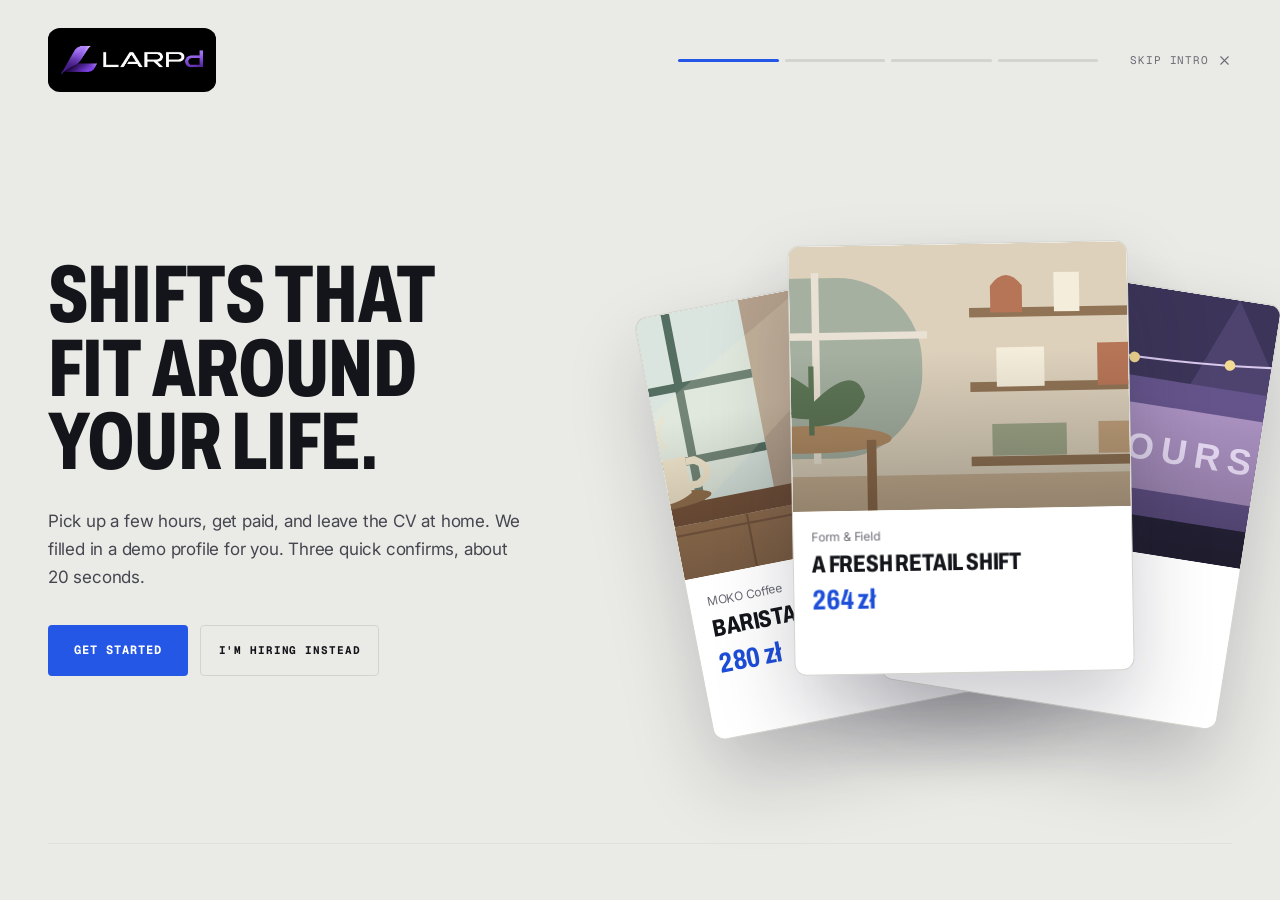
<file: index.html>
<!doctype html>
<html lang="en">
<head>
<meta charset="utf-8">
<meta name="viewport" content="width=device-width,initial-scale=1">
<title>LARPd prototype</title>
<meta http-equiv="refresh" content="0; url=Jobex-prototype.html">
<link rel="canonical" href="https://nexicv.github.io/jobex/Jobex-prototype.html">
</head>
<body>
<p>Opening the <a href="Jobex-prototype.html">LARPd prototype</a>&hellip;</p>
</body>
</html>
</file>
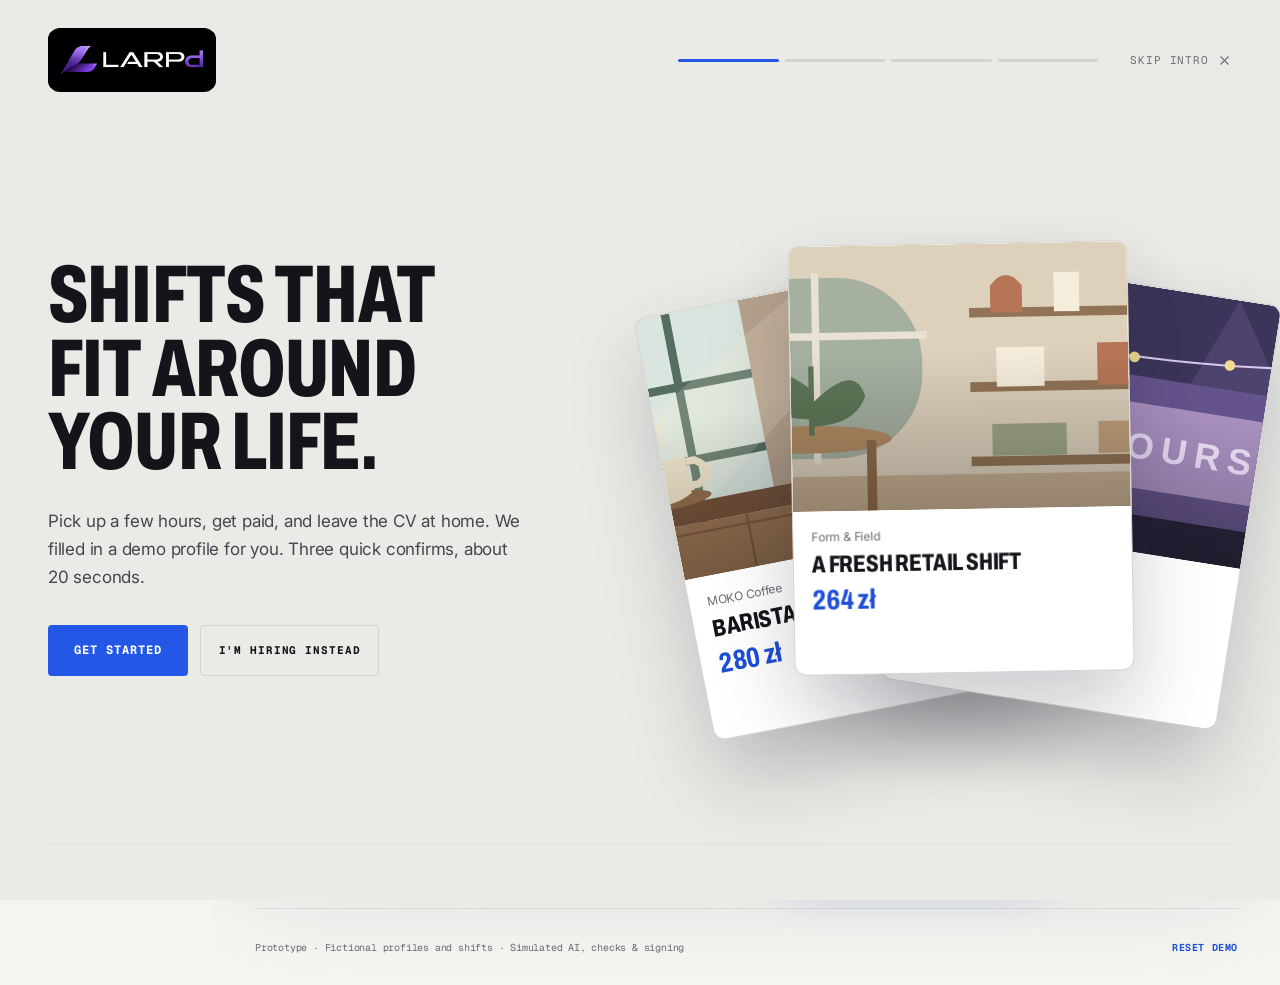
<file: Jobex-prototype.html>
<!doctype html><html lang="en"><head><meta charset="utf-8"><meta name="viewport" content="width=device-width,initial-scale=1"><meta name="theme-color" content="#f4f4f1"><script>let jobexTheme=null;try{jobexTheme=localStorage.getItem('jobex-theme')}catch{}if(jobexTheme!=='dark')document.documentElement.dataset.theme='light'</script><link rel="preconnect" href="https://fonts.googleapis.com"><link rel="preconnect" href="https://fonts.gstatic.com" crossorigin><link rel="stylesheet" href="https://fonts.googleapis.com/css2?family=Archivo:wdth,wght@62..125,400..900&family=Geist+Mono:wght@400..700&family=Inter:wght@400..800&display=swap"><title>LARPd — Your next shift starts here.</title><style>
:root{--bg:#f6f5fa;--white:#fff;--ink:#232136;--muted:#858294;--purple:#7657e8;--pale:#eeebfc;--lime:#d8fa83;--border:#e9e7ef;--green:#3b7254;--radius:22px}*{box-sizing:border-box}body{margin:0;background:var(--bg);font-family:Inter,-apple-system,BlinkMacSystemFont,'Segoe UI',sans-serif;color:var(--ink);font-size:14px;letter-spacing:-.2px}button,input,textarea,select{font:inherit}button{cursor:pointer;border:0;color:inherit}button:disabled{opacity:.45;cursor:not-allowed}button:focus-visible,a:focus-visible{outline:3px solid #9c7fff;outline-offset:4px}button,a,input,select,textarea{-webkit-tap-highlight-color:transparent}a{color:var(--purple)}h1,h2,h3,p{margin-top:0}h1{font-size:38px;line-height:1.15;letter-spacing:-1.8px;font-weight:750;margin-bottom:12px}h2{font-size:23px;letter-spacing:-.8px}h3{font-size:16px;letter-spacing:-.4px}p{line-height:1.6}svg{display:block}.icon{width:20px;height:20px;display:inline-block;vertical-align:middle;flex-shrink:0;fill:none;stroke:currentColor;stroke-width:1.7;stroke-linecap:round;stroke-linejoin:round}.app-shell{display:grid;grid-template-columns:215px 1fr;min-height:100vh}.sidebar{position:sticky;top:0;height:100vh;border-right:1px solid var(--border);padding:35px 22px 22px;display:flex;flex-direction:column;background:white}.logo{font-size:33px;font-weight:850;letter-spacing:-1.8px;display:flex;align-items:center;gap:7px}.logo-mark{width:32px;height:34px;background:var(--purple);border-radius:9px;display:grid;place-items:center;color:var(--lime);transform:rotate(-9deg);font-size:26px}.side-label{font-size:10px;letter-spacing:1.7px;color:#a3a0ad;font-weight:700;margin:48px 12px 16px}.nav{display:flex;flex-direction:column;gap:6px}.nav button{background:transparent;padding:13px 14px;display:flex;gap:12px;align-items:center;color:#817d90;text-align:left;border-radius:12px;font-size:13px;font-weight:600}.nav button.active{background:var(--pale);color:var(--purple)}.nav-count{margin-left:auto;background:var(--purple);color:white;font-size:10px;padding:3px 6px;border-radius:6px}.side-note{margin-top:auto;border-radius:16px;background:#f4f1ff;padding:17px;font-size:12px;line-height:1.6}.side-note strong{display:block;margin:8px 0}.side-note p{color:var(--muted);margin:0}.identity{display:flex;gap:10px;align-items:center;border-top:1px solid var(--border);padding-top:20px;margin-top:20px;font-size:12px}.avatar{background:#e9d9c8;color:#6b5449;border-radius:50%;display:grid;place-items:center;font-weight:700;width:38px;height:38px;flex-shrink:0}.identity small{display:block;color:var(--muted);font-size:10px;margin-top:4px}.workspace{min-width:0}header{height:86px;padding:0 40px;display:flex;align-items:center;justify-content:space-between;gap:18px;border-bottom:1px solid var(--border);background:#ffffffb8}.breadcrumb{font-size:12px;color:var(--muted)}.breadcrumb b{color:var(--ink);font-weight:500}.role-toggle{background:#eeedf3;display:flex;padding:4px;border-radius:11px;gap:4px}.role-toggle button{padding:9px 15px;border-radius:8px;background:transparent;font-size:12px;color:var(--muted);font-weight:600}.role-toggle button.active{background:white;box-shadow:0 2px 5px #2421300b;color:var(--ink)}.top-actions{display:flex;align-items:center;gap:20px}.reset-top{gap:7px}.reset-top .icon{width:16px;height:16px}.live-label{font-size:10px;color:#817c8d;letter-spacing:1px;white-space:nowrap}.live-label:before{content:'';display:inline-block;width:6px;height:6px;background:#a6bc6a;border-radius:50%;margin-right:7px}main{max-width:1400px;margin:auto;padding:35px 40px}.heading{display:flex;align-items:center;justify-content:space-between;gap:15px;margin-bottom:27px}.heading p{color:var(--muted);font-size:13px;margin:0}.eyebrow{text-transform:uppercase;letter-spacing:1.7px;font-size:10px;font-weight:750;color:var(--purple);margin-bottom:12px;display:block}.button{padding:12px 18px;background:var(--purple);color:white;border-radius:10px;font-weight:600;display:inline-flex;align-items:center;justify-content:center;gap:8px;font-size:12px;line-height:1.4}.button.light{background:white;color:var(--ink);border:1px solid var(--border)}.button.lime{background:var(--lime);color:#27331c}.button.subtle{background:var(--pale);color:var(--purple)}.button.dark{background:var(--ink);color:white}.button.small{padding:8px 12px;font-size:11px}.button.full{width:100%}.text-button{background:none;color:var(--purple);font-weight:650;font-size:11px;padding:5px 0}.discovery{display:grid;grid-template-columns:minmax(360px,1fr) 290px;gap:28px;max-width:1060px}.feed{min-width:0}.filterbar{display:flex;gap:7px;margin-bottom:20px;flex-wrap:wrap}.chip{border:1px solid var(--border);background:white;color:#777181;border-radius:22px;padding:9px 15px;font-size:11px;display:inline-flex;align-items:center;gap:5px}.chip.active{background:var(--ink);color:white;border-color:var(--ink)}.job-wrap{max-width:540px;margin:auto;position:relative;padding-bottom:9px}.job-wrap:after{content:'';position:absolute;bottom:0;left:15px;right:15px;height:30px;background:#e9e4f6;border:1px solid #ddd7eb;border-radius:0 0 23px 23px;z-index:0}.job-card{position:relative;z-index:1;background:white;border-radius:var(--radius);overflow:hidden;border:1px solid var(--border);box-shadow:0 12px 30px #2a20400a;touch-action:pan-y}.scene{height:220px;background:#e1c9ad;position:relative;overflow:hidden}.scene>svg{width:100%;height:100%}.scene-top{position:absolute;top:16px;left:18px;right:18px;display:flex;align-items:center;justify-content:space-between;gap:10px}.badge{font-size:10px;font-weight:650;border-radius:6px;padding:7px 10px;display:inline-flex;gap:5px;align-items:center;background:var(--pale);color:var(--purple)}.badge.white{background:#fffef3eb;color:#4f4b36}.badge.green{background:#edf5e7;color:var(--green)}.badge.lime{background:var(--lime);color:#344820}.badge.orange{background:#fff1df;color:#a37032}.scene-caption{position:absolute;bottom:14px;left:18px;color:#fff9eb;font-size:10px;letter-spacing:2px;font-weight:700}.save-btn{width:32px;height:32px;background:#ffffffec;border-radius:50%;display:grid;place-items:center;color:var(--ink)}.card-content{padding:23px 25px 20px}.company{display:flex;gap:8px;align-items:center;color:#8a8593;font-size:11px;margin-bottom:10px}.company .icon{width:14px;height:14px;color:var(--purple)}.job-title{display:flex;justify-content:space-between;gap:15px;align-items:start}.job-title h2{font-size:29px;margin-bottom:8px;line-height:1.1}.rate{font-size:25px;font-weight:750;white-space:nowrap;letter-spacing:-1px}.rate small{font-size:10px;display:block;color:var(--muted);font-weight:400;letter-spacing:0;text-align:right;margin-top:4px}.meta{display:flex;flex-wrap:wrap;gap:15px;color:#7f788c;font-size:11px;margin-top:10px}.meta span{display:flex;gap:6px;align-items:center}.meta .icon{width:15px;height:15px}.job-info{display:grid;grid-template-columns:1fr 1fr;background:#faf9fc;border:1px solid #f1eff5;border-radius:12px;margin:18px 0 15px;padding:14px}.job-info>div+div{border-left:1px solid var(--border);padding-left:18px}.mini-label{font-size:10px;color:var(--muted);display:block;margin-bottom:6px}.job-info b{font-size:12px}.taglist{display:flex;flex-wrap:wrap;gap:6px}.tag{font-size:10px;border:1px solid var(--border);border-radius:5px;padding:5px 8px;color:#827b8c}.ai-reason{font-size:11px;background:#f4f1fe;color:#75678f;display:flex;gap:8px;line-height:1.5;padding:11px 13px;border-radius:9px;margin-top:17px}.ai-reason .icon{color:var(--purple);width:17px;height:17px;margin-top:2px}.swipe-actions{display:flex;justify-content:center;align-items:center;gap:20px;margin-top:24px}.round{border:1px solid var(--border);border-radius:50%;width:52px;height:52px;display:grid;place-items:center;background:white;box-shadow:0 3px 5px #21113103}.round.like{width:64px;height:64px;background:var(--purple);border-color:var(--purple);color:white;box-shadow:0 7px 20px #7657e832}.round.like .icon{width:28px;height:28px}.round.skip .icon{width:24px;height:24px}.action-label{font-size:9px;color:var(--muted);text-align:center;margin-top:9px}.swipe-hint{text-align:center;margin:17px 0;color:#a19aac;font-size:10px}.panel{background:white;border:1px solid var(--border);border-radius:18px;padding:22px}.panel+.panel{margin-top:18px}.panel-head{display:flex;justify-content:space-between;align-items:center;gap:8px;margin-bottom:20px}.panel-head h3{margin:0}.availability{background:#f0edfb;border-color:#e5dff6}.switch{width:35px;height:21px;background:#b6b0c1;border-radius:20px;padding:3px;display:flex;align-items:center}.switch span{display:block;background:white;width:15px;height:15px;border-radius:50%;box-shadow:0 1px 3px #0002}.switch.on{background:var(--purple);justify-content:flex-end}.availability h3{font-size:14px}.status-line{display:flex;align-items:center;gap:7px;color:var(--purple);font-size:11px;margin-bottom:15px}.dot{width:6px;height:6px;border-radius:50%;background:currentColor}.schedule-line{display:flex;justify-content:space-between;font-size:11px;padding:10px 0;border-bottom:1px solid #e3ddef}.schedule-line:last-of-type{border:0}.panel-note{font-size:10px;line-height:1.6;color:var(--muted);margin:12px 0 0}.fit-row{display:flex;gap:12px;align-items:flex-start;margin-bottom:17px}.fit-row:last-child{margin:0}.fit-icon{background:#f5f4f9;border-radius:9px;padding:8px;color:var(--purple)}.fit-row b{font-size:11px;display:block;margin-bottom:4px}.fit-row p{font-size:10px;color:var(--muted);margin:0;line-height:1.5}.tip-panel{background:#262239;color:white;position:relative;overflow:hidden}.tip-panel h3{font-size:18px;line-height:1.4;margin:12px 0}.tip-panel p{font-size:11px;color:#bcb5cc}.tip-panel .eyebrow{color:var(--lime);font-size:9px}.tip-panel:after{content:'✳';position:absolute;right:-12px;bottom:-47px;font-size:150px;color:#39324e;z-index:0}.tip-panel>*{position:relative;z-index:1}.bottom-strip{display:flex;justify-content:space-between;align-items:center;margin-top:28px;border-top:1px solid var(--border);padding-top:20px;font-size:10px;color:var(--muted);gap:20px}.bottom-strip button{font-size:10px}.empty{padding:70px 28px;text-align:center;background:white;border:1px dashed #d9d2e9;border-radius:20px}.empty h2{margin-top:15px}.empty p{color:var(--muted);font-size:13px;max-width:400px;margin:0 auto 20px}.empty-symbol{width:64px;height:64px;background:var(--pale);color:var(--purple);border-radius:20px;display:grid;place-items:center;margin:auto}.empty-symbol .icon{width:30px;height:30px}.stat-grid{display:grid;grid-template-columns:repeat(4,1fr);gap:16px;margin-bottom:25px}.stat{background:white;border:1px solid var(--border);border-radius:16px;padding:20px}.stat .value{font-size:27px;font-weight:750;margin:12px 0 7px}.stat small{color:var(--muted);font-size:10px}.stat em{font-size:10px;color:var(--purple);font-style:normal}.employer-grid{display:grid;grid-template-columns:1fr 310px;gap:24px}.request-row{padding:18px 0;border-bottom:1px solid var(--border);display:flex;justify-content:space-between;align-items:center;gap:12px}.request-row:first-child{padding-top:0}.request-row:last-child{border:0;padding-bottom:0}.request-row h3{margin:0 0 6px;font-size:14px}.request-row p{margin:0;font-size:11px;color:var(--muted)}.row-actions{display:flex;gap:8px;align-items:center;flex-wrap:wrap}.studio{display:grid;grid-template-columns:1.05fr .95fr;gap:26px}.studio textarea{min-height:170px;resize:vertical;line-height:1.7}.input-label{font-size:11px;font-weight:650;display:block;margin:16px 0 8px}input,textarea,select{width:100%;padding:11px 12px;border-radius:9px;border:1px solid #dedbe7;color:var(--ink);background:#fcfbfe;outline:none}input:focus,textarea:focus,select:focus{border-color:var(--purple);box-shadow:0 0 0 3px #7657e813}input[type=checkbox]{width:auto;accent-color:var(--purple)}input[type=range]{padding:0;accent-color:var(--purple)}.field-grid{display:grid;grid-template-columns:1fr 1fr;gap:0 14px}.draft-box{background:#faf9fd;border:1px dashed #d3cce5;border-radius:15px;padding:25px;min-height:300px}.example-chips{display:flex;gap:7px;flex-wrap:wrap;margin:12px 0}.example-chips button{background:var(--pale);color:var(--purple);border-radius:6px;font-size:10px;padding:7px 9px}.candidate{display:flex;gap:16px;padding:20px 0;border-bottom:1px solid var(--border);align-items:flex-start}.candidate:last-child{border:0}.candidate .avatar{width:48px;height:48px}.candidate-body{flex:1}.candidate h3{margin:0 0 6px;font-size:14px}.candidate p{font-size:11px;color:var(--muted);margin:0 0 9px}.score{font-size:19px;color:var(--purple);font-weight:750;text-align:right}.score small{display:block;font-size:9px;color:var(--muted);font-weight:400;margin-top:5px}.match-grid{display:grid;grid-template-columns:repeat(2,1fr);gap:18px}.match-card h3{margin:16px 0 7px;font-size:20px}.match-card p{font-size:12px;color:var(--muted)}.match-card .button{margin-top:15px}.progress{height:6px;border-radius:5px;background:#eeebf5;overflow:hidden;margin:18px 0 8px}.progress span{display:block;height:100%;background:var(--purple);border-radius:5px}.profile-grid{display:grid;grid-template-columns:1fr 1fr;gap:25px}.check-row{display:flex;gap:8px;align-items:center;font-size:12px;margin:12px 0;line-height:1.5}.check-row input{flex-shrink:0}.steps{display:flex;gap:10px;margin:20px 0}.steps span{flex:1;background:#f1edf8;border-radius:7px;padding:10px;font-size:10px;text-align:center;color:#8a7e9c}.steps span.done{background:#e9f3df;color:var(--green)}dialog{border:1px solid var(--border);border-radius:23px;width:600px;max-width:94vw;max-height:90vh;padding:28px;color:var(--ink);box-shadow:0 25px 100px #17102430}dialog::backdrop{background:#20192d80;backdrop-filter:blur(5px)}.modal-head{display:flex;justify-content:space-between;gap:20px;align-items:flex-start;margin-bottom:17px}.modal-head h2{margin:0;font-size:24px}.close{padding:7px;background:#f1eff6;border-radius:50%;display:grid;place-items:center}.close .icon{width:17px;height:17px}.messages{max-height:260px;overflow:auto;display:flex;flex-direction:column;gap:10px;margin:20px 0}.bubble{align-self:flex-start;max-width:85%;background:#f0edf7;padding:12px 15px;border-radius:14px 14px 14px 3px;font-size:12px;line-height:1.6}.bubble.self{align-self:flex-end;background:var(--purple);color:white;border-radius:14px 14px 3px 14px}.bubble small{display:block;font-size:9px;opacity:.7;margin-bottom:5px}.message-form{display:flex;gap:8px}.contract-box{background:#faf9fc;border:1px solid var(--border);padding:20px;border-radius:13px;font-size:12px;line-height:1.7}.contract-row{display:flex;justify-content:space-between;gap:20px;padding:8px 0;border-bottom:1px solid var(--border)}.contract-row span{color:var(--muted)}.contract-row b{text-align:right;font-weight:600}.warning{font-size:10px;line-height:1.6;color:#857347;background:#faf4e7;padding:11px;border-radius:8px;margin:15px 0}.toast{position:fixed;left:50%;bottom:25px;transform:translateX(-50%);background:#282337;color:white;box-shadow:0 8px 30px #241b3d30;border-radius:12px;padding:14px 22px;z-index:10;font-size:12px;max-width:90vw;line-height:1.5}.rating-buttons{display:flex;gap:8px;margin:18px 0}.rating-buttons button{font-size:25px;background:#f3f0fa;border-radius:9px;width:45px;height:45px;color:#a79caf}.rating-buttons button.selected{background:#eee6ff;color:var(--purple)}.analytics-bars>div{display:grid;grid-template-columns:100px 1fr 35px;align-items:center;gap:15px;margin:20px 0;font-size:11px}.analytics-bars .progress{margin:0;height:13px}.mobile-brand{display:none}.mobile-nav{display:none}.duration{font-size:10px;color:var(--muted)}.fade{animation:fade .3s ease}@keyframes fade{from{opacity:0;transform:translateY(7px)}to{opacity:1;transform:translateY(0)}}@media(min-width:1450px){main{padding-top:43px}.scene{height:250px}.discovery{gap:40px;grid-template-columns:minmax(400px,1fr) 310px}}@media(max-width:1100px){.app-shell{grid-template-columns:175px 1fr}.sidebar{padding:30px 14px}.discovery{grid-template-columns:minmax(300px,1fr) 245px;gap:19px}main{padding:27px 25px}header{padding:0 25px}.live-label{display:none}.panel{padding:18px}.employer-grid{grid-template-columns:1fr}.studio{grid-template-columns:1fr 1fr}.heading h1{font-size:32px}}@media(max-width:900px){.app-shell{grid-template-columns:75px 1fr}.sidebar{padding:25px 10px}.sidebar .logo{justify-content:center}.logo-word,.side-label,.nav-label,.side-note,.identity,.nav-count{display:none}.nav{margin-top:50px}.nav button{justify-content:center;padding:15px}.discovery{grid-template-columns:1fr 230px;gap:18px}.card-content{padding:20px}.job-title h2{font-size:25px}.rate{font-size:22px}.scene{height:200px}.stat-grid{grid-template-columns:repeat(2,1fr)}}@media(max-width:720px){.app-shell{display:block}.sidebar{display:none}header{height:73px;padding:0 18px}.breadcrumb{display:none}.mobile-brand{display:flex;font-size:24px}.mobile-brand .logo-mark{width:25px;height:27px;font-size:21px}.role-toggle button{padding:8px 11px;font-size:11px}.top-actions{gap:8px}.reset-top{width:44px;padding:0;gap:0}.reset-top .reset-label{display:none}.reset-top .icon{width:18px;height:18px}main{padding:25px 17px 85px}.heading{align-items:flex-start;margin-bottom:22px}.heading h1{font-size:30px;letter-spacing:-1.3px}.heading p{font-size:12px}.heading>.button{padding:10px;font-size:10px}.heading>.button .icon{width:14px}.eyebrow{font-size:9px}.discovery{display:flex;flex-direction:column}.discovery>aside{display:grid;grid-template-columns:1fr 1fr;gap:12px}.discovery>aside .panel{margin:0}.discovery>aside .tip-panel{grid-column:1/-1}.scene{height:215px}.job-card{max-width:500px;margin:auto}.filterbar{gap:6px}.chip{font-size:10px;padding:9px 12px}.panel{padding:18px}.mobile-nav{display:flex;position:fixed;bottom:0;left:0;right:0;z-index:4;background:#fff;border-top:1px solid var(--border);justify-content:space-around;padding:10px 5px max(10px,env(safe-area-inset-bottom))}.mobile-nav button{display:flex;align-items:center;flex-direction:column;gap:5px;background:transparent;font-size:9px;color:var(--muted);padding:3px 10px}.mobile-nav button.active{color:var(--purple)}.studio,.profile-grid,.match-grid{grid-template-columns:1fr}.stat{padding:15px}.stat-grid{gap:10px}.stat .value{font-size:24px}.request-row{align-items:flex-start;flex-direction:column}.candidate{gap:10px}.candidate .avatar{width:36px;height:36px}.bottom-strip{align-items:flex-start;font-size:9px}.job-info{padding:12px}.contract-row{font-size:11px;gap:8px}dialog{padding:22px}.field-grid{gap:0 10px}.schedule-line{font-size:10px}.fit-row{gap:8px}.fit-icon{padding:6px}.discovery>aside .panel-head h3{font-size:12px}}

.larp-hero{background:#20212b;color:#fff;border-radius:24px;padding:32px;position:relative;overflow:hidden;margin-bottom:24px}.larp-hero:after{content:'✳';position:absolute;font-size:280px;right:-30px;top:-70px;color:#d8fa8318;pointer-events:none}.larp-hero h1{max-width:650px;font-size:40px}.larp-hero .eyebrow{color:#d8fa83}.larp-hero p{color:#c4c1cf}.larp-number{font-size:65px;font-weight:850;letter-spacing:-4px;color:#d8fa83}.larp-layout{display:grid;grid-template-columns:1.5fr 1fr;gap:22px}.larp-goal{background:#f0edfb;border-radius:12px;padding:14px;margin-top:16px;font-size:12px}.larp-goal strong{display:block;font-size:17px;margin:6px 0}.larp-goal small{display:block;color:#82798f;line-height:1.5}.larp-jobs{display:grid;grid-template-columns:repeat(3,1fr);gap:15px;margin:22px 0}.larp-job{border:1px solid var(--border);background:#fff;border-radius:18px;overflow:hidden}.larp-art{height:145px;background:radial-gradient(ellipse at 75% 20%,#b8a4ed,transparent 55%),linear-gradient(135deg,#242032,#64516d);display:flex;align-items:end;padding:20px;color:#d8fa83;font-size:48px}.larp-job:nth-child(2) .larp-art{background:radial-gradient(ellipse at 25% 20%,#e7b17e,transparent 55%),#32302b}.larp-job:nth-child(3) .larp-art{background:radial-gradient(ellipse at 75% 10%,#75a9b6,transparent 55%),#203139}.larp-job-body{padding:20px}.larp-job h3{font-size:20px}.larp-job p{color:var(--muted);font-size:12px}.story{max-width:310px;min-height:480px;margin:16px auto;padding:28px;border-radius:22px;background:radial-gradient(ellipse at 100% 20%,#8963de99,transparent 60%),#191820;color:white;display:flex;flex-direction:column;justify-content:space-between;position:relative;overflow:hidden}.story.lime{background:radial-gradient(ellipse at 80% 20%,#c3e786,transparent 65%),#dcf7b3;color:#202623}.story .story-title{font-size:49px;line-height:.96;letter-spacing:-3px;font-weight:850;margin:30px 0}.story .story-ring{width:140px;height:140px;border:1px solid currentColor;border-radius:50%;display:grid;place-content:center;transform:rotate(-12deg);font-size:28px;font-weight:800;margin:15px auto}.story small{letter-spacing:2px;font-size:9px}.story p{font-size:12px}.story .story-bottom{border-top:1px solid #ffffff55;padding-top:15px;display:flex;justify-content:space-between}.larp-admin{margin-top:25px;border:1px dashed #c1b6dc;border-radius:14px;padding:20px;background:#f8f5ff}.larp-admin summary{cursor:pointer;font-weight:650}.larp-admin form{display:flex;align-items:end;gap:10px;flex-wrap:wrap}.larp-admin input{max-width:220px}.larp-goals{display:flex;gap:10px;flex-wrap:wrap;margin:15px 0}.larp-goals button{border:1px solid var(--border);border-radius:12px;padding:13px;background:#fff}.larp-goals button.active{background:var(--pale);border-color:var(--purple)}@media(max-width:720px){.larp-layout,.larp-jobs{grid-template-columns:1fr}.larp-hero{padding:24px}.larp-hero h1{font-size:36px}.mobile-nav button{font-size:9px}.larp-number{font-size:52px}}

.lore-studio{margin:24px 0;display:grid;grid-template-columns:1.2fr 1fr;gap:20px}.lore-console{background:#eeebfc;padding:26px;border-radius:20px}.lore-caption{font-size:25px;letter-spacing:-.8px;line-height:1.3;min-height:100px;margin:20px 0}.lore-scale{display:flex;justify-content:space-between;font-size:11px;margin:12px 0}.lore-level{font-size:10px;letter-spacing:2px;color:var(--purple);font-weight:750}.lore-title-list{display:flex;flex-wrap:wrap;gap:8px;margin-top:18px}.lore-title-list button{padding:10px 13px;border:1px solid var(--border);border-radius:10px;background:white;text-align:left;font-size:12px}.lore-title-list button.active{background:var(--ink);color:var(--lime)}.lore-timeline{border-left:2px solid #ddd5f4;margin:18px 0 12px 9px;padding-left:24px}.lore-entry{position:relative;padding:4px 0 24px}.lore-entry:before{content:'';position:absolute;left:-31px;top:8px;width:12px;height:12px;border-radius:50%;background:var(--purple);border:2px solid white}.lore-entry h3{margin:8px 0;font-size:18px}.lore-entry p{font-size:12px;color:var(--muted)}.lore-arc{border-radius:14px;background:#252435;color:#fff;padding:20px;margin-top:18px}.lore-arc .eyebrow{color:var(--lime)}@media(max-width:720px){.lore-studio{grid-template-columns:1fr}.lore-caption{font-size:22px}}

/* Usability pass: readable secondary text, comfortable targets, visible focus. */
:root{--muted:#686374;--purple:#6340d5}html{scroll-padding-bottom:100px}button,input,select,textarea,summary{scroll-margin:90px 0 110px}button:focus-visible,summary:focus-visible,input:focus-visible,select:focus-visible,textarea:focus-visible{outline:3px solid #5130ae;outline-offset:3px}.panel-note,.duration,.mini-label,.tag,.company,.meta,.swipe-hint{font-size:12px;color:#686374}.eyebrow{font-size:11px}.button,.chip{min-height:44px}.text-button{min-height:36px;padding:8px 2px}.save-btn,.close{width:44px;height:44px}.switch{min-width:44px;min-height:28px}.identity small{max-width:128px;line-height:1.4;overflow-wrap:anywhere}.skip-link{position:fixed;top:-100px;left:15px;background:white;color:#32205d;padding:14px;z-index:30;border:2px solid var(--purple)}.skip-link:focus{top:10px}.search-tools{display:flex;gap:12px;align-items:end;margin-bottom:22px;flex-wrap:wrap}.search-tools>div:first-child{flex:1;min-width:200px}.search-tools label{display:block;font-size:12px;font-weight:600;margin-bottom:7px}.search-tools select{min-height:44px}.job-title h2{overflow-wrap:anywhere}.larp-goal{margin-top:18px}.larp-goal small{color:#686374}.lore-level{line-height:1.5}.nav button,.mobile-nav button{color:#686374}.toast{max-width:min(90vw,460px);line-height:1.6}.mobile-nav{padding-bottom:env(safe-area-inset-bottom)}@media(max-width:720px){input,textarea,select{font-size:16px}.toast{bottom:calc(88px + env(safe-area-inset-bottom))}.mobile-nav button{min-height:58px;min-width:44px}main{padding-bottom:calc(110px + env(safe-area-inset-bottom))}.search-tools>div{width:100%}.search-tools>.button{flex:1}.heading{flex-wrap:wrap}.job-title h2{font-size:24px}.discovery>aside{grid-template-columns:1fr}.lore-title-list button{min-height:44px}dialog{padding:20px;max-height:85dvh}.story{min-height:440px}.story .story-title{font-size:42px}}@media(prefers-reduced-motion:reduce){*,*:before,*:after{animation:none!important;transition:none!important;scroll-behavior:auto!important}}
.search-disclosure{margin:0 0 20px;border:1px solid var(--border);border-radius:12px;background:white;padding:12px 16px}.search-disclosure summary{cursor:pointer;min-height:24px;font-weight:600;font-size:13px}.search-disclosure .search-tools{margin:16px 0 0}
.payday-hero{background:#152f30;color:#fff;padding:30px;border-radius:22px;margin-bottom:24px;display:grid;grid-template-columns:1fr auto;gap:24px;align-items:center}.payday-hero .eyebrow{color:#b8edc5}.payday-hero h1{font-size:43px;max-width:550px}.payday-hero p{color:#c2d9d2;max-width:560px}.payday-orbit{width:155px;height:155px;border:1px solid #94c5af66;border-radius:50%;display:grid;place-content:center;text-align:center;background:radial-gradient(circle,#c2f5cd15,transparent)}.payday-orbit b{font-size:36px;color:#d8fa83}.payday-orbit small{font-size:10px;letter-spacing:1px;margin-top:8px}.payday-grid{display:grid;grid-template-columns:300px 1fr;gap:24px;align-items:start}.payday-controls{position:sticky;top:20px}.payday-stats{display:grid;grid-template-columns:repeat(3,1fr);gap:10px;margin:18px 0}.payday-stats>div{background:#f4f7f5;padding:16px;border-radius:12px}.payday-stats b{display:block;font-size:23px}.payday-stats small{display:block;color:var(--muted);font-size:11px;margin-top:5px}.payday-row{display:grid;grid-template-columns:1fr auto;gap:14px;padding:18px 0;border-bottom:1px solid var(--border)}.payday-row:last-child{border-bottom:0}.payday-row>.badge,.payday-row>.button{align-self:center}.payday-orbit small{font-size:9px;letter-spacing:.5px}.payday-row h3{margin:0 0 8px}.payday-row p{margin:0;font-size:12px;color:var(--muted)}.payday-row .row-actions{margin-top:12px}.payday-date{font-size:11px;font-weight:750;letter-spacing:1px;color:#326354;margin-top:24px}.payday-note{background:#f0f5ef;border:1px solid #d5e3d1;border-radius:12px;padding:15px;font-size:12px;line-height:1.6}.payday-empty{padding:25px;text-align:center;border:1px dashed #c6d6cd;border-radius:12px;color:#5a7065}.mobile-nav{overflow-x:auto;justify-content:space-around}.mobile-nav button{flex:1;white-space:nowrap}@media(max-width:900px){.payday-grid{grid-template-columns:1fr}.payday-controls{position:static}}@media(max-width:720px){.payday-hero{padding:24px;grid-template-columns:1fr}.payday-hero h1{font-size:34px}.payday-orbit{display:none}.payday-stats>div{padding:12px}.payday-stats b{font-size:20px}.mobile-nav button{font-size:8px;padding-left:4px;padding-right:4px;min-width:48px}.payday-row{grid-template-columns:1fr}.payday-row>.badge{justify-self:start}}
.goal-story-ring{position:relative;width:180px;height:180px;margin:20px auto;color:#d8fa83}.story.lime .goal-story-ring{color:#27523a}.goal-story-ring svg{width:100%;height:100%;display:block}.goal-story-ring>div{position:absolute;inset:0;display:flex;align-items:center;justify-content:center;flex-direction:column}.goal-story-ring b{font-size:clamp(21px,5vw,32px);letter-spacing:-1px;max-width:145px;overflow-wrap:anywhere;text-align:center}.goal-story-ring small{font-size:8px;letter-spacing:1px;margin-top:7px}.goal-story-label{text-align:center}.goal-story-label>b{font-size:18px}.goal-story-label p{margin:8px 0}.goal-story-label small{font-size:8px;letter-spacing:1px}/* Compact 9:16 story preview: sized like a share card rather than a full page. */.story{width:min(240px,100%);max-width:none;min-height:0;aspect-ratio:9/16;margin:12px auto;padding:14px;border-radius:18px}.story .story-title{font-size:30px;line-height:.92;letter-spacing:-2px;margin:10px 0 6px}.story small{font-size:7px;letter-spacing:1.4px}.story p{font-size:9px;line-height:1.35;margin:5px 0}.story .story-bottom{padding-top:9px;align-items:flex-end;gap:8px}.goal-story-ring{width:112px;height:112px;margin:6px auto}.goal-story-ring b{font-size:19px;max-width:90px;letter-spacing:-.5px}.goal-story-ring small{font-size:6px;letter-spacing:.7px;margin-top:3px}.goal-story-label>b{font-size:12px}.goal-story-label p{margin:3px 0}.goal-story-label small{font-size:6px;letter-spacing:.7px}.goal-story-label p:last-child{font-size:7px!important;line-height:1.25!important;margin-top:4px!important}@media(max-width:720px){.story{min-height:0}}.brand-lockup{overflow:hidden;border-radius:12px;background:#000;flex-shrink:0}.brand-logo-image{display:block;width:168px;height:64px;background:#000 url("assets/larpd-logo-new.png") center/contain no-repeat}.mobile-brand.brand-lockup{display:none}.mobile-brand .brand-logo-image{width:105px;height:40px}@media(max-width:720px){.mobile-brand.brand-lockup{display:flex}.sidebar .brand-logo-image{display:none}}</style><style id="night-theme">
/* Night theme: dark editorial look (Archivo display, Geist Mono labels, hairline borders). Overrides the original light palette. */
:root{--bg:#0e0f12;--bg-deep:#0a0b0d;--surface:#16171b;--surface-2:#1e1f24;--white:var(--surface);--ink:#f2f1ee;--soft:#b4b3ba;--muted:#8f8e97;--border:#24252b;--line:#2f3037;--line-strong:#55565e;--accent:#2f62f0;--accent-text:#7ea3ff;--on-accent:#fff;--on-ink:#0b0b0c;--tint:#151a2b;--tint-line:#27324f;--purple:var(--accent-text);--pale:var(--tint);--lime:var(--accent);--green:#9ad6a4;--success-bg:#12251a;--warn:#f2c47c;--warn-bg:#2a2112;--danger:#ff7070;--danger-text:#ff9a9a;--danger-bg:#3a1f22;--sh:#0008;--sh-strong:#000c;--radius:12px;--display:Archivo,'Inter',system-ui,sans-serif;--mono:'Geist Mono',ui-monospace,SFMono-Regular,Menlo,Consolas,monospace;color-scheme:dark}
:root[data-theme=light]{--bg:#f4f4f1;--bg-deep:#eaeae6;--surface:#fff;--surface-2:#efefec;--ink:#14151a;--soft:#45464f;--muted:#6b6c75;--border:#e2e2dd;--line:#d4d4ce;--line-strong:#a9a9a2;--accent:#2457e6;--accent-text:#1d4ed8;--on-accent:#fff;--on-ink:#fff;--tint:#eaf0ff;--tint-line:#c9d6fb;--green:#1f7a45;--success-bg:#e3f3e8;--warn:#8a5a00;--warn-bg:#fbf0d9;--danger:#d93838;--danger-text:#b42323;--danger-bg:#fde7e7;--sh:#1a1d2e1f;--sh-strong:#1a1d2e38;color-scheme:light}
:root[data-theme=light] .deck-ghost svg{filter:saturate(.5);opacity:.45}
:root[data-theme=light] .deck-ghost{background:var(--surface-2)}
html.theme-anim *,html.theme-anim *:before,html.theme-anim *:after{transition:background-color .3s ease,color .3s ease,border-color .3s ease,fill .3s ease!important}
.theme-toggle{width:40px;height:40px;padding:0;border-radius:6px}
.theme-toggle .icon{width:18px;height:18px}
body{background:var(--bg);color:var(--ink)}
::selection{background:var(--accent);color:var(--on-accent)}
h1,h2,h3,.logo,.stat .value,.score,.rate{font-family:var(--display)}
h1{font-weight:650;letter-spacing:-.035em}h2{font-weight:620;letter-spacing:-.03em}
.eyebrow,.mini-label,.side-label,.live-label,.action-label,.scene-caption,.breadcrumb,.badge,.button,.chip,.tag,.nav-count,.text-button,.status-line,.bottom-strip,.swipe-hint{font-family:var(--mono)}
.eyebrow{color:var(--accent-text);letter-spacing:.14em;font-weight:500}
.panel-note,.duration,.mini-label,.tag,.company,.meta,.swipe-hint,.larp-goal small{color:var(--muted)}
.sidebar{background:var(--bg-deep);border-color:var(--border)}
.logo-mark{background:var(--accent);color:var(--on-accent);border-radius:6px}
.side-label{color:var(--muted)}
.nav button,.mobile-nav button{color:var(--muted);border-radius:6px}
.nav button:hover{color:var(--ink);background:var(--surface)}
.nav button.active{background:var(--surface);color:var(--ink);box-shadow:inset 2px 0 0 var(--accent)}
.nav-count{background:var(--accent);color:var(--on-accent);border-radius:3px}
.side-note{background:var(--surface);border:1px solid var(--border);border-radius:8px}
.avatar{background:var(--border);color:var(--ink)}
header{background:var(--bg);border-color:var(--border);position:sticky;top:0;z-index:6}
.breadcrumb b{color:var(--ink)}
.role-toggle{background:var(--surface);border:1px solid var(--border);border-radius:6px}
.role-toggle button{border-radius:4px;color:var(--muted)}
.role-toggle button.active{background:var(--ink);color:var(--on-ink);box-shadow:none}
.button{background:var(--ink);color:var(--on-ink);border-radius:4px;text-transform:uppercase;letter-spacing:.08em;font-weight:700;font-size:11px;transition:transform .15s,background .15s}
.button:hover:not(:disabled){transform:translateY(-1px)}
.button.light{background:transparent;color:var(--ink);border:1px solid var(--line)}
.button.light:hover{border-color:var(--line-strong)}
.button.subtle{background:var(--pale);color:var(--purple)}
.button.dark{background:var(--ink);color:var(--on-ink)}
.button.lime{background:var(--accent);color:var(--on-accent)}
.text-button{color:var(--accent-text);text-transform:uppercase;letter-spacing:.06em}
.chip{background:transparent;border-color:var(--line);color:var(--soft);border-radius:4px;text-transform:uppercase;letter-spacing:.06em}
.chip.active{background:var(--ink);color:var(--on-ink);border-color:var(--ink)}
.job-card,.panel,.stat,.empty,.larp-job,.search-disclosure,.lore-title-list button,.larp-goals button{background:var(--white);border-color:var(--border)}
.panel,.stat,.empty,.larp-job,.job-card{border-radius:10px}
.job-wrap:after{background:var(--surface);border-color:var(--border)}
.badge{background:var(--pale);color:var(--purple);border-radius:3px;text-transform:uppercase;letter-spacing:.06em}
.badge.white{background:#0b0c0ecc;color:var(--ink)}
.badge.green{background:var(--success-bg);color:var(--green)}
.badge.orange{background:var(--warn-bg);color:var(--warn)}
.badge.lime{background:var(--accent);color:var(--on-accent)}
.save-btn{background:#0b0c0ecc}
.job-info,.contract-box{background:var(--bg-deep);border-color:var(--border)}
.ai-reason{background:var(--tint);color:var(--accent-text)}
.round{background:var(--white);border-color:var(--line);color:var(--ink)}
.round.like{background:var(--accent);border-color:var(--accent-text);color:var(--on-accent);box-shadow:0 8px 30px color-mix(in srgb,var(--accent) 20%,transparent)}
.availability{background:var(--tint);border-color:var(--tint-line)}
.switch{background:var(--line)}.switch.on{background:var(--accent)}.switch span{background:var(--bg)}
.fit-icon{background:var(--surface-2);color:var(--accent-text)}
.tip-panel{background:#17152a;border-color:#2a2645}.tip-panel:after{color:#262241}
.empty{border-style:dashed;border-color:var(--line)}
.empty-symbol{background:var(--pale);color:var(--accent-text);border-radius:8px}
.stat .value{letter-spacing:-.03em}.stat em{color:var(--accent-text)}.score{color:var(--accent-text)}
input,textarea,select{background:var(--bg-deep);border-color:var(--line);color:var(--ink);border-radius:4px}
input:focus,textarea:focus,select:focus{border-color:var(--accent-text)}
.draft-box{background:var(--bg-deep);border-color:var(--line)}
.example-chips button{background:var(--pale);color:var(--purple)}
.progress{background:var(--border)}.progress span{background:var(--accent)}
.steps span{background:var(--surface);color:var(--muted)}.steps span.done{background:var(--success-bg);color:var(--green)}
.close{background:var(--surface-2);color:var(--ink)}
.bubble{background:var(--surface-2)}.bubble.self{background:var(--purple);color:var(--on-ink)}
.warning{background:var(--warn-bg);color:var(--warn)}
.toast{background:var(--ink);color:var(--on-ink);border-radius:6px;font-family:var(--mono);font-size:11px}
.rating-buttons button{background:var(--surface-2);color:var(--muted)}.rating-buttons button.selected{background:var(--tint);color:var(--accent-text)}
.mobile-nav{background:var(--bg-deep);border-color:var(--border)}
.larp-goal{background:var(--tint)}
.larp-admin{background:var(--tint);border-color:var(--tint-line)}
.larp-goals button.active{background:var(--pale);border-color:var(--purple)}
.lore-console{background:var(--tint)}
.payday-stats>div{background:var(--success-bg)}.payday-note{background:var(--success-bg);border-color:var(--line)}.payday-date{color:var(--green)}.payday-empty{border-color:var(--line);color:var(--green)}
dialog{background:var(--surface);border-color:var(--line);border-radius:12px;box-shadow:0 30px 120px var(--sh-strong)}
dialog::backdrop{background:var(--sh-strong);backdrop-filter:blur(6px)}
.bottom-strip{color:var(--muted)}
html{scrollbar-color:var(--line) var(--bg)}
input,textarea{caret-color:var(--accent-text)}
button:focus-visible,a:focus-visible,summary:focus-visible,input:focus-visible,select:focus-visible,textarea:focus-visible{outline:2px solid var(--accent);outline-offset:3px}
.rate,.stat .value,.score{font-variant-numeric:tabular-nums}
input[type=range]{accent-color:var(--accent-text);background:transparent;border:0;padding:0}
</style><style id="onboarding">
/* Onboarding intro */
body.ob-open{overflow:hidden}
#onboard{position:fixed;inset:0;z-index:40;overflow:auto;overflow-x:hidden;color:var(--ink);background:var(--bg-deep);animation:ob-fade .5s cubic-bezier(.16,1,.3,1) both}
#onboard.ob-leave{animation:ob-out .45s ease forwards}
.ob-shell{min-height:100%;display:grid;grid-template-rows:auto 1fr auto;max-width:1280px;margin:auto;padding:28px 48px 36px}
.ob-top{display:flex;align-items:center;gap:32px}
.ob-top .logo{font-size:28px}
.ob-progress{flex:1;display:flex;gap:6px;max-width:420px;margin-left:auto}
.ob-progress span{flex:1;height:3px;background:var(--line);border-radius:2px;transition:background .4s}
.ob-progress span.on{background:var(--accent)}
.ob-skip,.ob-back{background:none;color:var(--muted);font-family:var(--mono);font-size:11px;letter-spacing:.08em;text-transform:uppercase;display:inline-flex;align-items:center;gap:8px;padding:10px 0}
.ob-skip:hover,.ob-back:hover{color:var(--ink)}
.ob-skip .icon,.ob-back .icon{width:15px;height:15px}
.ob-body{display:grid;grid-template-columns:1.05fr 1fr;gap:72px;align-items:center;padding:40px 0}
.ob-body>*{animation:ob-up .5s cubic-bezier(.16,1,.3,1) both;will-change:transform,opacity}
#onboard h1{font-family:var(--display);font-stretch:68%;text-transform:uppercase;font-size:clamp(56px,6.4vw,96px);line-height:.9;letter-spacing:-.01em;font-weight:780;margin:0 0 28px;outline:none;text-wrap:balance;max-width:11ch}
.ob-lead{font-size:17px;line-height:1.65;color:var(--soft);max-width:46ch;margin:0 0 34px;text-wrap:pretty}
.ob-lead b{color:var(--ink)}
.ob-actions{display:flex;gap:12px;flex-wrap:wrap}
.ob-cta{padding:17px 26px;font-size:12px}
.ob-label{display:block;font-size:13px;font-weight:550;color:var(--soft);margin:24px 0 10px}
.ob-label b{color:var(--accent-text);font-weight:600;font-variant-numeric:tabular-nums}
.ob-input{font-size:18px;padding:15px 16px;max-width:460px;background:var(--bg)}
.ob-chips{display:flex;flex-wrap:wrap;gap:8px;max-width:560px}
.ob-chip{display:inline-flex;align-items:center;gap:8px;border:1px solid var(--line);background:var(--bg);color:var(--soft);border-radius:4px;padding:11px 14px;font-size:13px;font-weight:500;transition:background .15s,border-color .15s,color .15s}
.ob-chip .icon{width:14px;height:14px}
.ob-chip:hover{border-color:var(--line-strong);color:var(--ink)}
.ob-chip.on{background:var(--accent);border-color:var(--accent-text);color:var(--on-accent)}
.ob-grid2{display:grid;grid-template-columns:1fr 1fr;gap:20px;max-width:560px}
.ob-grid2 input[type=range]{width:100%;margin-top:6px}
.ob-foot{display:flex;justify-content:space-between;align-items:center;border-top:1px solid var(--border);padding-top:20px}
.ob-visual{position:relative;min-height:440px;display:grid;place-items:center}
.ob-fan{position:relative;width:340px;height:430px}
.ob-mini{position:absolute;inset:0;background:var(--surface);border:1px solid var(--line);border-radius:12px;overflow:hidden;box-shadow:0 40px 80px var(--sh-strong);transition:transform .5s cubic-bezier(.2,.7,.2,1)}
.ob-mini.m0{transform:translate(-120px,30px) rotate(-11deg)}
.ob-mini.m1{transform:translate(120px,24px) rotate(9deg)}
.ob-mini.m2{transform:translate(0,-10px) rotate(-1deg);z-index:2}
.ob-fan:hover .m0{transform:translate(-170px,40px) rotate(-15deg)}.ob-fan:hover .m1{transform:translate(170px,30px) rotate(13deg)}.ob-fan:hover .m2{transform:translate(0,-24px)}
.ob-mini-art{height:62%;overflow:hidden}.ob-mini-art svg{width:100%;height:100%;object-fit:cover}
.ob-mini-body{padding:18px}
.ob-mini-body span{display:block;font-size:12px;color:var(--muted)}
.ob-mini-body b{display:block;font-family:var(--display);font-stretch:75%;text-transform:uppercase;font-weight:750;font-size:24px;line-height:1;margin:8px 0 8px}
.ob-mini-body strong{font-family:var(--display);font-stretch:75%;color:var(--accent-text);font-size:28px;font-weight:750;font-variant-numeric:tabular-nums}
.ob-profile{width:100%;max-width:440px;background:var(--surface);border:1px solid var(--line);border-radius:12px;padding:34px;box-shadow:0 40px 80px var(--sh)}
.ob-profile h2{font-family:var(--display);font-stretch:72%;text-transform:uppercase;font-weight:780;font-size:44px;line-height:.95;letter-spacing:0;margin:0 0 10px}
.ob-meta{display:flex;align-items:center;gap:8px;color:var(--soft)!important;font-size:13px;margin:0 0 12px!important}.ob-meta .icon{width:16px;height:16px;color:var(--accent-text)}
.ob-card-title{font-size:15px;margin:0 0 6px}
.ob-profile p{color:var(--muted);margin:0 0 18px}
.ob-avatar{width:84px;height:84px;border-radius:10px;background:var(--accent);color:var(--on-accent);display:grid;place-items:center;font-family:var(--display);font-weight:700;font-size:32px;margin-bottom:26px}
.ob-sum-row{display:flex;justify-content:space-between;gap:20px;padding:16px 0;border-bottom:1px solid var(--border)}
.ob-sum-row:last-child{border:0}
.ob-sum-row span{font-size:13px;color:var(--muted)}
.ob-sum-row b{font-weight:550;text-align:right;font-variant-numeric:tabular-nums}
.ob-list{width:100%;max-width:500px;display:flex;flex-direction:column;gap:10px}
.ob-row{display:grid;grid-template-columns:1fr auto;gap:18px;align-items:center;padding:20px 4px;border-bottom:1px solid var(--border)}
.ob-row:last-child{border:0}
.ob-row b{display:block;font-family:var(--display);font-size:19px;letter-spacing:-.02em;margin-bottom:4px}
.ob-row small{color:var(--muted);font-size:12px}
.ob-row strong{font-family:var(--display);font-stretch:75%;font-weight:750;font-size:30px;color:var(--accent-text);font-variant-numeric:tabular-nums}
@keyframes ob-fade{from{opacity:0}}
@keyframes ob-out{to{opacity:0}}
@keyframes ob-up{from{opacity:0;transform:translate3d(0,20px,0)}}
@media(max-width:900px){.ob-shell{padding:20px}.ob-body{grid-template-columns:1fr;gap:30px}.ob-visual{min-height:0}.ob-fan{height:300px;width:240px}.ob-progress{display:none}}
@media(prefers-reduced-motion:reduce){#onboard,#onboard *{animation:none!important;transition:none!important}}
</style><style id="deck">
/* Full-screen deck (desktop Discover) */
main:has(.deck){max-width:none;padding:22px 40px 20px}
.workspace{overflow-x:clip}
.deck{display:flex;flex-direction:column;gap:18px;height:calc(100vh - 86px - 42px);min-height:640px}
.deck>.empty{flex:1;display:grid;place-content:center}
.deck-bar{display:flex;justify-content:space-between;align-items:flex-end;gap:20px}
.deck-left .eyebrow{margin-bottom:10px}
.deck-filters{display:flex;gap:6px;flex-wrap:wrap}
.deck-tools{display:flex;align-items:center;gap:18px}
.deck-count{font-family:var(--display);font-stretch:75%;font-size:34px;font-weight:750;line-height:1;font-variant-numeric:tabular-nums}
.deck-count i{font-style:normal;color:var(--line-strong);margin:0 4px}
.deck-stage{position:relative;flex:1;min-height:0;margin-top:22px}
.deck-card{position:absolute;inset:0;display:grid;grid-template-columns:minmax(0,1.1fr) minmax(420px,1fr);background:var(--surface);border:1px solid var(--line);border-radius:14px;overflow:hidden;box-shadow:0 50px 120px var(--sh-strong),0 0 0 1px #ffffff05 inset;z-index:3;transition:transform .4s cubic-bezier(.2,.7,.2,1);touch-action:none;cursor:grab;user-select:none;--claim:0;--pass:0}
.deck-card.dragging{transition:none;cursor:grabbing}
.deck-card.enter{animation:deck-in .5s cubic-bezier(.2,.7,.2,1) both}
@keyframes deck-in{from{transform:translate3d(0,-14px,0) scale(.97);opacity:.5}}
.deck-ghost{position:absolute;inset:0;border-radius:14px;overflow:hidden;border:1px solid var(--border);background:var(--on-accent)}
.deck-ghost svg{width:100%;height:100%;filter:brightness(.28) saturate(.5)}
.deck-ghost.g1{transform:translateY(-11px) scale(.97);z-index:2}
.deck-ghost.g2{transform:translateY(-22px) scale(.94);z-index:1}
.deck-art{position:relative;overflow:hidden;background:var(--surface-2);min-height:0}
.deck-art>svg{width:100%;height:100%}
.deck-art:after{content:'';position:absolute;inset:0;background:linear-gradient(180deg,#0000 45%,#0b0c0ee6 100%),linear-gradient(90deg,#0000 80%,var(--surface) 100%);pointer-events:none}
.deck-art-top{position:absolute;top:22px;left:22px;right:22px;display:flex;justify-content:space-between;align-items:center;z-index:2}
.deck-art-top .save-btn{width:42px;height:42px}
.deck-art-cap{position:absolute;left:30px;bottom:26px;right:30px;z-index:2}
.deck-art-cap span{display:block;font-family:var(--display);font-stretch:68%;text-transform:uppercase;font-size:clamp(44px,4.6vw,88px);font-weight:800;line-height:.9;color:#fff;text-wrap:balance}
.deck-art-cap small{display:block;margin-top:12px;font-size:14px;color:#e4e3e8}
.deck-info{padding:38px 42px 32px;display:flex;flex-direction:column;gap:16px;overflow:auto;min-height:0}
.deck-co{display:flex;align-items:center;gap:8px;font-size:13px;font-weight:550;color:var(--soft)}
.deck-co span{color:var(--muted);font-weight:400;margin-left:6px}
.deck-co .icon{width:14px;height:14px;color:var(--accent-text)}
.deck-job{font-stretch:68%;text-transform:uppercase;font-weight:780;font-size:clamp(40px,3.8vw,68px);line-height:.92;letter-spacing:0;margin:0;text-wrap:balance}
.deck-actual{color:var(--muted);font-size:12px;margin-top:-8px}
.deck-lore{color:var(--soft);font-size:15px;margin:0;max-width:52ch}
.deck-pay{display:flex;align-items:flex-end;gap:18px;padding:6px 0 4px}
.deck-pay strong{font-family:var(--display);font-stretch:68%;font-size:clamp(72px,6.6vw,96px);line-height:.82;color:var(--accent-text);font-weight:800;font-variant-numeric:tabular-nums}
.deck-pay strong span{font-size:.4em;margin-left:6px}
.deck-pay b{display:block;font-weight:600}
.deck-pay small{color:var(--muted);font-size:12px}
.deck-facts{display:grid;grid-template-columns:repeat(3,1fr);border:1px solid var(--border);border-radius:8px}
.deck-facts>div{padding:13px 15px;border-right:1px solid var(--border);font-size:13px}
.deck-facts>div:last-child{border:0}
.deck-facts span{display:block;font-size:12px;color:var(--muted);margin-bottom:5px}
.deck-facts b{font-weight:550;line-height:1.4;font-variant-numeric:tabular-nums}
.tag .icon{width:12px;height:12px;margin-right:4px}
.tag.have{border-color:color-mix(in srgb,var(--accent) 40%,transparent);color:var(--accent-text)}
.deck-match p{margin:8px 0 0;font-size:12px;color:var(--soft)}
.deck-match b{color:var(--ink)}
.deck-meter{height:3px;background:var(--border);border-radius:2px;overflow:hidden}
.deck-meter span{display:block;height:100%;background:var(--accent)}
.deck-info .larp-goal{margin-top:0}
.deck-stamp{position:absolute;top:34px;z-index:6;font-family:var(--display);font-stretch:68%;text-transform:uppercase;font-weight:800;font-size:46px;padding:2px 18px;border:4px solid;border-radius:8px;pointer-events:none}
.deck-stamp.claim{left:34px;color:var(--accent-text);transform:rotate(-10deg);opacity:var(--claim)}
.deck-stamp.pass{right:34px;color:var(--danger);transform:rotate(10deg);opacity:var(--pass)}
.deck-actions{display:flex;justify-content:center;align-items:center;gap:12px;position:relative}
.deck-btn{display:inline-flex;align-items:center;gap:10px;height:56px;padding:0 24px;border-radius:6px;border:1px solid var(--line);background:var(--surface);color:var(--ink);font-family:var(--mono);font-size:12px;letter-spacing:.08em;text-transform:uppercase;font-weight:600;transition:transform .15s,border-color .15s,color .15s}
.deck-btn:hover{border-color:var(--line-strong);transform:translateY(-2px)}
.deck-btn.pass:hover{border-color:var(--danger);color:var(--danger-text)}
.deck-btn.claim{background:var(--accent);border-color:var(--accent-text);color:var(--on-accent);padding:0 38px;font-weight:700;box-shadow:0 12px 44px color-mix(in srgb,var(--accent) 20%,transparent)}
.deck-btn.claim:hover{box-shadow:0 16px 54px color-mix(in srgb,var(--accent) 35%,transparent)}
.deck-btn kbd{font-family:var(--mono);font-size:10px;border:1px solid currentColor;border-radius:3px;padding:2px 6px;opacity:.55}
.deck-undo{position:absolute;right:0;display:inline-flex;align-items:center;gap:6px;background:none;color:var(--muted);font-size:13px}
.deck-undo .icon{width:16px;height:16px}
.deck-undo:hover{color:var(--ink)}
@media(max-height:1000px){.deck-info .larp-goal{display:block;font-size:11px}.deck-info .larp-goal p,.deck-info .larp-goal small{display:none}}@media(max-height:760px){.deck-lore{display:none}}
.deck-ghost{border-color:var(--line)}
@media(prefers-reduced-motion:reduce){.deck-card,.deck-art>svg{transition:none}.deck-card.enter{animation:none}}
</style><style id="notifications">
/* Notifications (bottom right) */
#notices{position:fixed;right:24px;bottom:24px;z-index:30;display:flex;flex-direction:column;gap:10px;width:min(380px,calc(100vw - 32px));pointer-events:none}
.notice{pointer-events:auto;position:relative;display:grid;grid-template-columns:auto 1fr auto;gap:14px;padding:16px 14px 18px 16px;background:var(--surface);border:1px solid var(--line);border-radius:10px;box-shadow:0 18px 50px var(--sh-strong),0 2px 6px var(--sh);overflow:hidden;animation:notice-in .45s cubic-bezier(.16,1,.3,1) both}
.notice.out{animation:notice-out .26s ease-in forwards}
.notice-mark{width:34px;height:34px;border-radius:8px;display:grid;place-items:center;background:var(--border);color:var(--ink)}
.notice-mark .icon{width:18px;height:18px}
.notice.accepted .notice-mark{background:var(--accent);color:var(--on-accent)}
.notice.declined .notice-mark{background:var(--danger-bg);color:var(--danger-text)}
.notice-from{display:flex;justify-content:space-between;gap:10px;margin:0 0 4px;font-size:12px;color:var(--soft)}
.notice-from span{color:var(--muted)}
.notice h3{font-size:15px;margin:0 0 4px;letter-spacing:-.01em;text-wrap:balance}
.notice-body>p:not(.notice-from){margin:0;font-size:13px;line-height:1.5;color:var(--soft);text-wrap:pretty}
.notice-actions{margin-top:12px}
.notice-close{align-self:start;background:none;color:var(--muted);padding:2px;border-radius:4px}
.notice-close:hover{color:var(--ink)}
.notice-close .icon{width:16px;height:16px}
.notice-timer{position:absolute;left:0;bottom:0;height:2px;width:100%;background:var(--line);transform-origin:left;animation:notice-timer 8s linear forwards}
.notice.accepted .notice-timer{background:var(--accent);animation-duration:11s}
.notice.declined .notice-timer{background:var(--danger);animation-duration:11s}
.notice:hover .notice-timer,.notice:focus-within .notice-timer{animation-play-state:paused}
.badge.red{background:var(--danger-bg);color:var(--danger-text)}
@keyframes notice-in{from{opacity:0;transform:translateY(18px) scale(.98)}}
@keyframes notice-out{to{opacity:0;transform:translateX(24px)}}
@keyframes notice-timer{to{transform:scaleX(0)}}
@media(max-width:720px){#notices{right:16px;bottom:calc(88px + env(safe-area-inset-bottom))}}
@media(prefers-reduced-motion:reduce){.notice,.notice.out{animation:none}.notice-timer{animation-duration:12s}}
</style>
<style id="phone">
/* Phone overrides only: keep desktop and the assistant integration independent. */
@media (max-width:720px){
 /* Draw the decoration: iOS renders the Unicode asterisk as an opaque emoji. */
 .larp-hero::after{content:"";width:180px;height:180px;top:16px;right:-30px;font-size:0;background:#d8fa83;opacity:.08;clip-path:polygon(42% 0,58% 0,58% 30%,79% 9%,91% 21%,70% 42%,100% 42%,100% 58%,70% 58%,91% 79%,79% 91%,58% 70%,58% 100%,42% 100%,42% 70%,21% 91%,9% 79%,30% 58%,0 58%,0 42%,30% 42%,9% 21%,21% 9%,42% 30%);pointer-events:none}
 header{height:auto;min-height:112px;padding:10px 16px;display:grid;grid-template-columns:1fr auto;gap:8px}
 header .mobile-brand{grid-column:1;grid-row:1;justify-self:start}
 header .top-actions{display:contents}
 header .role-toggle{grid-column:1;grid-row:2;width:max-content;max-width:100%}
 header .role-toggle button{white-space:nowrap;padding:9px 12px;min-height:40px}
 header .theme-toggle{grid-column:2;grid-row:1;min-width:44px;min-height:44px;margin-right:50px}
 header .reset-top{grid-column:2;grid-row:1;justify-self:end;min-width:44px;min-height:44px}
 main{padding:22px 16px calc(102px + env(safe-area-inset-bottom))}
 .mobile-nav{display:grid;grid-template-columns:repeat(7,minmax(0,1fr));gap:0;padding:8px 3px max(8px,env(safe-area-inset-bottom))}
 .mobile-nav button{min-width:0;min-height:48px;padding:4px 1px;font-size:8px;letter-spacing:0;gap:5px}
 .mobile-nav .icon{width:20px;height:20px}
 .heading{flex-wrap:wrap}.heading>div{min-width:0}.heading h1{font-size:30px}
 .discovery>aside{grid-template-columns:1fr}.job-title{flex-wrap:wrap}.job-title>div{min-width:0}.job-title h2{overflow-wrap:anywhere}
 .card-content{padding:20px 16px}.job-info{gap:10px}.job-info>div+div{padding-left:10px}
 .scene-caption{max-width:calc(100% - 36px);overflow-wrap:anywhere}
 #onboard{background:var(--bg);overscroll-behavior:contain}
 .ob-shell{padding:16px 18px max(24px,env(safe-area-inset-bottom));min-height:100dvh}
 .ob-top{gap:12px;justify-content:space-between}.ob-top .brand-logo-image{width:126px;height:56px}.ob-skip{min-height:44px;white-space:nowrap}
 .ob-body{padding:28px 0;gap:24px;min-width:0}.ob-body>*{min-width:0}
 #onboard h1{font-size:clamp(40px,11.5vw,50px);line-height:.98;max-width:100%;margin-bottom:20px}
 .ob-lead{font-size:15px;margin-bottom:22px}.ob-actions{display:grid;grid-template-columns:1fr}.ob-actions .button{width:100%;min-height:48px}
 .ob-visual{overflow:hidden;padding:16px 0}.ob-fan{width:180px;height:250px}.ob-mini.m0{transform:translate(-52px,16px) rotate(-9deg)}.ob-mini.m1{transform:translate(52px,16px) rotate(9deg)}.ob-fan:hover .m0{transform:translate(-52px,16px) rotate(-9deg)}.ob-fan:hover .m1{transform:translate(52px,16px) rotate(9deg)}.ob-fan:hover .m2{transform:translate(0,-10px) rotate(-1deg)}
 .ob-mini-body{padding:12px}.ob-mini-body b{font-size:19px}.ob-grid2{grid-template-columns:1fr;gap:0}.ob-label{margin-top:18px}.ob-input{font-size:16px}.ob-profile{padding:22px}.ob-profile h2{font-size:36px}.ob-row{gap:12px}.ob-row strong{font-size:25px}.ob-foot{gap:12px}.ob-foot .ob-cta{padding:14px 16px}
 #notices{left:12px;right:12px;width:auto;bottom:calc(86px + env(safe-area-inset-bottom));max-height:calc(100dvh - 220px);overflow-y:auto;overscroll-behavior:contain;pointer-events:auto}
 .notice{grid-template-columns:28px minmax(0,1fr) 44px;gap:8px;padding:12px 8px 14px 12px;flex-shrink:0}.notice-mark{width:28px;height:28px}.notice-close{width:44px;height:44px;display:grid;place-items:center}.notice-from{flex-wrap:wrap;gap:4px}.notice h3,.notice-body p{overflow-wrap:anywhere}.notice-actions .button{min-height:44px}
 dialog{width:calc(100% - 24px);max-width:calc(100% - 24px);max-height:calc(100dvh - 32px);padding:20px;overflow-y:auto}dialog h2{overflow-wrap:anywhere}.close{min-width:44px;min-height:44px}
 .larp-hero{padding:24px 20px}.larp-hero h1{font-size:34px;overflow-wrap:anywhere}.profile-grid{min-width:0}.profile-grid>*{min-width:0}.request-row>div{min-width:0}.request-row p{overflow-wrap:anywhere}.request-row>.button{width:100%}
 .rating-buttons{gap:8px;flex-wrap:nowrap}.rating-buttons button{flex:1;min-width:0;max-width:52px;min-height:52px}.rating-celebration{padding:8px 0}.rating-celebration h2{font-size:27px}
 .toast{width:calc(100% - 24px);bottom:calc(88px + env(safe-area-inset-bottom));text-align:center}
}
</style><link rel="stylesheet" href="assets/after-hours.css"><link rel="stylesheet" href="assets/workflows.css"></head><body><a class="skip-link" href="#main">Skip to main content</a><div class="app-shell"><aside class="sidebar"><div class="logo brand-lockup"><span class="brand-logo-image" role="img" aria-label="LARPd"></span></div><div class="side-label" id="sideLabel">YOUR WORK, YOUR WAY</div><nav class="nav" id="nav" aria-label="Primary navigation"></nav><div class="side-note"><span style="color:var(--purple)">✦</span><strong>A little less searching.<br>A lot more doing.</strong><p>Good opportunities should fit around your life.</p></div><div class="identity"><div class="avatar" id="identityAvatar">AK</div><div><b id="identityName">Alex Kowalski</b><small id="identitySub">Student · Warsaw</small></div></div></aside><section class="workspace"><header><div class="breadcrumb">Your workspace <span style="margin:0 10px">/</span> <b id="crumb">Discover</b></div><div class="logo brand-lockup mobile-brand"><span class="brand-logo-image" role="img" aria-label="LARPd"></span></div><div class="top-actions"><span class="live-label">INTERACTIVE DEMO</span><div class="role-toggle" aria-label="Choose demo role"><button id="workerRole" onclick="setRole('worker')">I'm looking for work</button><button id="employerRole" onclick="setRole('employer')">I'm hiring</button></div><button class="button light small theme-toggle" id="themeToggle" onclick="toggleTheme()"></button><button class="button light small reset-top" id="topReset" aria-label="Reset demo to starting state" onclick="resetDialog()"><svg class="icon" viewBox="0 0 24 24" aria-hidden="true"><path d="M20 7V2l-4 4 M20 7a9 9 0 1 0 1 8"/></svg><span class="reset-label">Reset</span></button></div></header><main id="main" tabindex="-1"></main></section></div><nav id="mobileNav" class="mobile-nav" aria-label="Mobile navigation"></nav><dialog id="modal"></dialog><div id="toast" class="toast" role="status" aria-live="polite" aria-atomic="true" hidden></div>
<script src="assistant/workflows.js"></script>
<script>
const I={spark:'M12 3l2.4 6.6L21 12l-6.6 2.4L12 21l-2.4-6.6L3 12l6.6-2.4L12 3z',cards:'M5 5h14v16H5z M8 2h14v16',heart:'M20.8 4.6a5.5 5.5 0 0 0-7.8 0L12 5.7l-1.1-1.1a5.5 5.5 0 0 0-7.8 7.8L12 21l8.8-8.6a5.5 5.5 0 0 0 0-7.8z',calendar:'M4 5h16v16H4z M4 10h16 M8 2v6 M16 2v6',user:'M16 7a4 4 0 1 1-8 0 4 4 0 0 1 8 0 M4 22v-3a8 8 0 0 1 16 0v3',pin:'M19 9c0 5-7 12-7 12S5 14 5 9a7 7 0 1 1 14 0z M14 9a2 2 0 1 1-4 0 2 2 0 0 1 4 0',clock:'M21 12a9 9 0 1 1-18 0 9 9 0 0 1 18 0 M12 6v6l4 2',check:'M5 12l4 4L19 6',close:'M6 6l12 12 M18 6L6 18',bookmark:'M6 3h12v18l-6-4-6 4z',arrow:'M4 12h16 M14 6l6 6-6 6',back:'M20 12H4 M10 6l-6 6 6 6',sliders:'M3 6h18 M3 12h18 M3 18h18 M8 3v6 M16 9v6 M10 15v6',chat:'M3 4h18v13H8l-5 4z',briefcase:'M3 7h18v14H3z M8 7V3h8v4 M3 12h18 M10 12v3h4v-3',chart:'M4 3v18h18 M8 16v-4 M13 16V8 M18 16V5',plus:'M12 4v16 M4 12h16',shield:'M12 2l8 4v6c0 5-8 10-8 10S4 17 4 12V6z M8 11l3 3 5-5',coffee:'M4 8h13v8a5 5 0 0 1-5 5H9a5 5 0 0 1-5-5z M17 8h2a3 3 0 1 1 0 6h-2 M7 2v3 M12 2v3',refresh:'M20 7V2l-4 4 M20 7a9 9 0 1 0 1 8'};function icon(n){return `<svg class="icon" viewBox="0 0 24 24" aria-hidden="true"><path d="${I[n]||I.spark}"/></svg>`}function esc(s){return String(s??'').replace(/[&<>"']/g,c=>({'&':'&amp;','<':'&lt;','>':'&gt;','"':'&quot;',"'":'&#39;'}[c]))}
const dayOffset=n=>{const d=new Date();d.setHours(12,0,0,0);d.setDate(d.getDate()+n);return d.getFullYear()+'-'+String(d.getMonth()+1).padStart(2,'0')+'-'+String(d.getDate()).padStart(2,'0')};const initialJobs=[{id:1,title:'Barista for a day',company:'MOKO Coffee',category:'Hospitality',rate:35,date:dayOffset(0),start:'08:00',end:'16:00',area:'Mokotów, Warsaw',commute:12,requirements:['Coffee making','Customer service'],description:'Help our friendly café team through the Friday rush. Prepare coffees, welcome customers, and keep the counter looking good.',urgent:true,scene:'cafe'},{id:2,title:'Event crew wanted',company:'Studio Praga',category:'Events',rate:38,date:dayOffset(1),start:'15:00',end:'23:00',area:'Praga, Warsaw',commute:24,requirements:['Teamwork','Event setup'],description:'Help set up a local design event, welcome guests, and support the team through the evening.',urgent:false,scene:'event'},{id:3,title:'A fresh retail shift',company:'Form & Field',category:'Retail',rate:33,date:dayOffset(0),start:'10:00',end:'18:00',area:'Śródmieście, Warsaw',commute:18,requirements:['Customer service','Stock handling'],description:'Join a small homewares store for a busy Friday. Help customers, refresh the displays, and organise new arrivals.',urgent:true,scene:'retail'}];
const seed=()=>({role:'worker',page:'discover',filter:'All shifts',jobs:JSON.parse(JSON.stringify(initialJobs)),skipped:[],saved:[],applications:[],profile:{name:'Alex Kowalski',available:true,minRate:30,maxCommute:30,skills:['Coffee making','Customer service','Teamwork'],days:[dayOffset(0),dayOffset(1)],start:'07:00',end:'23:00'},draft:null,sessionStart:Date.now()});let state=seed();try{const v=JSON.parse(localStorage.getItem('jobex-v1'));if(v?.jobs&&v?.profile)state=v}catch{}let toastTimer;const main=document.getElementById('main'),modal=document.getElementById('modal');function persist(){try{localStorage.setItem('jobex-v1',JSON.stringify(state))}catch{}}function toast(t){const el=document.getElementById('toast');el.textContent=t;el.hidden=false;clearTimeout(toastTimer);toastTimer=setTimeout(()=>el.hidden=true,3800)}function job(id){return state.jobs.find(j=>j.id===id)}function application(id){return state.applications.find(a=>a.jobId===id)}function hours(j){return (minutes(j.end)-minutes(j.start))/60}function minutes(t){const [h,m]=t.split(':').map(Number);return h*60+m}function earnings(j){return (hours(j)*j.rate).toFixed(0)}function day(d){return new Date(d+'T12:00:00').toLocaleDateString('en-GB',{weekday:'short',day:'numeric',month:'short'})}function fit(j,p=state.profile){let skills=j.requirements.filter(s=>p.skills.includes(s));let available=p.available&&p.days.includes(j.date)&&minutes(j.start)>=minutes(p.start)&&minutes(j.end)<=minutes(p.end);let travel=j.commute<=p.maxCommute;let pay=j.rate>=p.minRate;let conflict=(p===state.profile||p.initial==='AK')&&state.applications.some(a=>a.status==='signed'&&a.jobId!==j.id&&job(a.jobId).date===j.date&&minutes(j.start)<minutes(job(a.jobId).end)&&minutes(j.end)>minutes(job(a.jobId).start));return {skills,available,travel,pay,conflict,score:Math.round((skills.length/Math.max(1,j.requirements.length))*45+(available?25:0)+(travel?20:0)+(pay?10:0)),eligible:available&&travel&&pay&&!conflict}}
function scene(type){let art=type==='cafe'?`<rect width="600" height="250" fill="#b6a28d"/><rect x="30" width="210" height="200" fill="#d9e5de"/><path d="M30 70h210M30 140h210M100 0v200M170 0v200" stroke="#556e62" stroke-width="8"/><path d="M0 170L300 0h120L80 250H0" fill="#fff3d32b"/><rect x="290" y="65" width="260" height="12" fill="#694c39"/><rect x="305" y="25" width="27" height="40" rx="3" fill="#7c654b"/><rect x="345" y="36" width="30" height="29" rx="3" fill="#e5d0ac"/><path d="M425 65V28q20-22 35 0v37" fill="#798967"/><rect x="468" y="23" width="55" height="42" rx="3" fill="#a87953"/><rect x="280" y="105" width="180" height="70" rx="8" fill="#3a4c44"/><rect x="291" y="114" width="158" height="20" rx="3" fill="#9eaaa0"/><circle cx="315" cy="124" r="5" fill="#e1cf99"/><path d="M340 140v16m35-16v16m35-16v16" stroke="#bdc2b4" stroke-width="7"/><rect x="330" y="157" width="25" height="18" rx="4" fill="#f0e7cf"/><rect x="365" y="157" width="25" height="18" rx="4" fill="#f0e7cf"/><rect y="179" width="600" height="20" fill="#77543c"/><rect y="199" width="600" height="51" fill="#9c7756"/><path d="M0 208h600M50 199v51m80-51v51m80-51v51m80-51v51m80-51v51m80-51v51m80-51v51" stroke="#805e45" stroke-width="2"/><ellipse cx="136" cy="174" rx="45" ry="8" fill="#92704d"/><path d="M108 135h55v35q-25 14-55 0z" fill="#eee3ca"/><path d="M163 140h8q20 12 0 23h-8" fill="none" stroke="#eee3ca" stroke-width="7"/><path d="M126 125q-12-15 2-30m20 30q-12-15 2-30" stroke="#eee3ca99" stroke-width="4" fill="none"/><rect x="510" y="142" width="35" height="37" fill="#bf986d"/><path d="M528 145v-36m0 17q-40-25-32-40 28-4 32 40m0-9q32-27 40-12-4 26-40 26" fill="#617a52" stroke="#617a52" stroke-width="4"/>` : type==='event'?`<rect width="600" height="250" fill="#3c3559"/><path d="M50 0l120 250H0zM420 0l160 250H320z" fill="#b994ed24"/><rect x="90" y="85" width="420" height="130" rx="8" fill="#65548b"/><path d="M115 110h370v80H115z" fill="#ab92c2"/><text x="300" y="162" font-family="sans-serif" font-weight="bold" font-size="34" text-anchor="middle" fill="#f1e5ff" letter-spacing="7">AFTER HOURS</text><path d="M0 35Q300 100 600 35" stroke="#d9caee" fill="none" stroke-width="2"/><g fill="#f5db92"><circle cx="60" cy="47" r="5"/><circle cx="150" cy="61" r="5"/><circle cx="240" cy="67" r="5"/><circle cx="330" cy="68" r="5"/><circle cx="420" cy="62" r="5"/><circle cx="510" cy="49" r="5"/></g><rect y="215" width="600" height="35" fill="#29263d"/><path d="M45 250v-80h30v80m450 0v-80h30v80" stroke="#191b2c" fill="#191b2c"/>`:`<rect width="600" height="250" fill="#ddd1bc"/><rect x="65" y="30" width="200" height="170" rx="80" fill="#a5b0a1"/><path d="M60 85h210M165 25v180" stroke="#e9e1d3" stroke-width="7"/><path d="M310 65h240m-240 70h240m-240 70h240" stroke="#917456" stroke-width="9"/><g fill="#b77557"><path d="M330 65V40q15-20 30 0v25z"/><path d="M430 135V95h35v40z"/></g><g fill="#f5eddb"><path d="M390 65V28h24v37z"/><path d="M495 65V30h32v35z"/><path d="M335 135V98h45v37z"/><path d="M485 135V99q15-20 30 0v36z"/></g><rect x="330" y="170" width="70" height="30" fill="#9fa688"/><rect x="430" y="169" width="90" height="30" fill="#c1a17c"/><rect y="217" width="600" height="33" fill="#c6af92"/><ellipse cx="160" cy="182" rx="75" ry="13" fill="#b18c64"/><path d="M103 183v67m113-67v67" stroke="#906d4d" stroke-width="9"/><path d="M160 178v-65m0 25q-45-35-50-7 10 30 50 29m0-8q40-40 48-10-10 25-48 25" fill="#5e7656" stroke="#5e7656" stroke-width="5"/>`;return `<svg viewBox="0 0 600 250" preserveAspectRatio="xMidYMid slice" role="img" aria-label="Illustrated ${type==='cafe'?'coffee shop':type==='event'?'event venue':'retail shop'}"><defs><linearGradient id="shade" x2="0" y2="1"><stop offset=".4" stop-color="#000" stop-opacity="0"/><stop offset="1" stop-color="#000" stop-opacity=".25"/></linearGradient></defs>${art}<rect width="600" height="250" fill="url(#shade)"/></svg>`}
const menus={worker:[['discover','cards','Discover'],['matches','chat','Connections'],['shifts','calendar','My shifts'],['payday','chart','Payday Lab'],['profile','user','My profile'],['larp','spark','LARP']],employer:[['overview','briefcase','Overview'],['studio','spark','Shift studio'],['candidates','user','Candidates'],['analytics','chart','Insights']]};function setRole(r){state.role=r;if(state.page!=='assistant')state.page=r==='worker'?'discover':'overview';render()}function go(p){state.page=p;render();main.focus({preventScroll:true});window.scrollTo({top:0,behavior:matchMedia('(prefers-reduced-motion: reduce)').matches?'instant':'smooth'})}function render(){initLarp();initSocial();persist();const items=menus[state.role];const nav=items.map(([p,i,t])=>`<button class="${state.page===p?'active':''}" aria-current="${state.page===p?'page':'false'}" onclick="go('${p}')" title="${t}" aria-label="${t}">${icon(i)}<span class="nav-label">${t}</span>${p==='matches'&&state.applications.length?`<span class="nav-count">${state.applications.length}</span>`:''}</button>`).join('');document.getElementById('nav').innerHTML=nav;document.getElementById('mobileNav').innerHTML=items.map(([p,i,t])=>`<button class="${state.page===p?'active':''}" aria-current="${state.page===p?'page':'false'}" onclick="go('${p}')">${icon(i)}${t}</button>`).join('');document.getElementById('crumb').textContent=items.find(x=>x[0]===state.page)?.[2]||({matches:'Inbox',profile:'My profile',payday:'Payday Lab',backstage:'Backstage'}[state.page])||'Discover';document.getElementById('workerRole').classList.toggle('active',state.role==='worker');document.getElementById('employerRole').classList.toggle('active',state.role==='employer');document.getElementById('identityName').textContent=state.role==='worker'?state.profile.name:'MOKO Coffee';document.getElementById('identityAvatar').textContent=state.role==='worker'?initials(state.profile.name):'MC';document.getElementById('identitySub').textContent=state.role==='worker'?activeTitle():'Employer workspace';main.innerHTML=`<div class="fade">${({discover,matches,shifts,profile,overview,studio,candidates,analytics,larp,payday,backstage,afterhours,assistant:assistantPage}[state.page]||discover)()}</div><div class="bottom-strip"><span>Prototype · Fictional profiles and shifts · Simulated AI, checks & signing</span><button class="text-button" onclick="resetDialog()">Reset demo</button></div>`;document.getElementById('workerRole').setAttribute('aria-pressed',state.role==='worker');document.getElementById('employerRole').setAttribute('aria-pressed',state.role==='employer');wireSwipe();flushNotices();renderAccountHeader();window.larpdAssistant?.mount()}
function assistantPage(){
  return '<div id="assistantPage" class="assistant-page-host"><p role="status">The assistant is unavailable. You can still use the rest of the demo.</p></div>';
}
function heading(ey,title,sub,action=''){return `<div class="heading"><div><span class="eyebrow">${ey}</span><h1>${title}</h1><p>${sub}</p></div>${action}</div>`}function empty(title,body,action=''){return `<div class="empty"><div class="empty-symbol">${icon('spark')}</div><h2>${title}</h2><p>${body}</p>${action}</div>`}function currentJobs(){const query=(state.search||'').trim().toLowerCase();return state.jobs.filter(j=>(!query||[j.title,j.company,j.area,j.description].join(' ').toLowerCase().includes(query))&&unlocked(j)&&!state.skipped.includes(j.id)&&!application(j.id)&&fit(j).eligible&&(state.filter==='All shifts'||state.filter===j.category||state.filter==='Saved'&&state.saved.includes(j.id))).sort((a,b)=>state.sort==='pay'?b.rate-a.rate:state.sort==='commute'?a.commute-b.commute:fit(b).score-fit(a).score)}
function discoverBase(){const list=currentJobs(),j=list[0];return heading('FLEXIBLE WORK. REAL POSSIBILITIES.','Your next shift starts here.','A little extra income. A new experience. A shift that fits you.',`<button class="button light" onclick="go('profile')">${icon('sliders')} My preferences</button>`)+`<button class="button light small js-find-with-assistant" type="button" onclick="window.larpdAssistant?.findShifts()">Find shifts that fit</button>${delusionControl('discover')}${searchControls()}<div class="discovery"><section class="feed"><div class="filterbar">${['All shifts','Hospitality','Events','Retail','Saved'].map(f=>`<button class="chip ${state.filter===f?'active':''}" onclick="state.filter='${f}';render()">${f==='Saved'?icon('bookmark'):''}${f}</button>`).join('')}</div>${j?`<div class="job-wrap"><article class="job-card" id="swipeCard" data-job="${j.id}">${card(j)}</article></div><div class="swipe-actions"><div><button class="round skip" aria-label="Pass on this shift" onclick="skip(${j.id})">${icon('close')}</button><div class="action-label">PASS</div></div><div><button class="round like" aria-label="I'm interested in this shift" onclick="apply(${j.id})">${icon('heart')}</button><div class="action-label">I'M INTERESTED</div></div><div><button class="round" aria-label="View shift details" onclick="details(${j.id})">${icon('briefcase')}</button><div class="action-label">DETAILS</div></div></div><p class="swipe-hint">${state.skipped.length?`<button class="text-button" onclick="undoPass()">↶ Undo last pass</button><br>`:''}Swipe or tap to choose · ${list.length} suitable ${list.length===1?'shift':'shifts'} to explore</p>`:empty('No matching shifts right now.',!state.profile.available?'Your availability is paused. Turn it on or update your preferences.':state.search?'Try a broader search or clear your search and filters.':state.filter==='Saved'?'Save a shift using the bookmark to find it here.':'Check your preferences or restore passed shifts.',`<button class="button" onclick="go('profile')">Edit preferences</button> <button class="button light" onclick="state.search='';state.filter='All shifts';state.skipped=[];render()">Clear filters & restore passes</button>`)}</section><aside><div class="panel availability"><div class="panel-head"><h3>Your availability</h3><button class="switch ${state.profile.available?'on':''}" role="switch" aria-checked="${state.profile.available}" aria-label="Available for shifts" onclick="state.profile.available=!state.profile.available;render()"><span></span></button></div><div class="status-line"><span class="dot"></span>${state.profile.available?'Open to a good opportunity':'Taking a break'}</div>${state.profile.days.map(d=>`<div class="schedule-line"><b>${day(d)}</b><span>${state.profile.start}–${state.profile.end}</span></div>`).join('')}<button class="text-button" style="margin-top:13px" onclick="go('profile')">Edit availability ↗</button></div><div class="panel"><div class="panel-head"><h3>Made for your life</h3>${icon('spark')}</div><div class="fit-row"><div class="fit-icon">${icon('pin')}</div><div><b>Keep it local</b><p>Up to ${state.profile.maxCommute} minutes away.<br>More earning, less commuting.</p></div></div><div class="fit-row"><div class="fit-icon">${icon('calendar')}</div><div><b>Your time comes first</b><p>Shifts that fit your available hours.</p></div></div><div class="fit-row"><div class="fit-icon">${icon('shield')}</div><div><b>Know before you go</b><p>Clear rates, requirements and a contract preview.</p></div></div></div><div class="panel tip-panel"><span class="eyebrow">LESS PAPERWORK. MORE POSSIBILITY.</span><h3>Your skills are<br>your introduction.</h3><p>Show what you can do.<br>Leave the long CV behind.</p><button class="button lime small" onclick="go('profile')">Explore your profile ${icon('arrow')}</button></div></aside></div>`}
function card(j){const f=fit(j);return `<div class="scene">${scene(j.scene)}<div class="scene-top"><span class="badge ${j.urgent?'lime':'white'}">${j.urgent?'↗ Hiring now':'A little change of scene'}</span><button class="save-btn" aria-label="${state.saved.includes(j.id)?'Unsave':'Save'} shift" onclick="saveJob(${j.id})" style="color:${state.saved.includes(j.id)?'var(--purple)':'var(--ink)'}">${icon('bookmark')}</button></div><span class="scene-caption">${esc(j.company.toUpperCase())} / WARSAW</span></div><div class="card-content"><div class="company">${esc(j.company)} ${icon('shield')} Demo verified</div><div class="job-title"><div><h2>${esc(discoverTitle(j))}</h2><span class="duration">${esc(j.category)} · One shift</span></div><div class="rate">${j.rate} zł<small>gross / hour</small></div></div><p class="panel-note" style="margin:12px 0">${esc(loreCaption(j))}</p>${state.larp.delusion>=34?`<small style="display:block;color:var(--muted)">Actual role: ${esc(j.title)}</small>`:''}<div class="meta"><span>${icon('pin')}${esc(j.area)}</span><span>${icon('clock')}${j.commute} min commute*</span></div><div class="job-info"><div><span class="mini-label">YOUR SHIFT</span><b>${day(j.date)} · ${j.start}–${j.end}</b></div><div><span class="mini-label">ESTIMATED GROSS PAY</span><b>${earnings(j)} zł <span style="font-weight:400;color:var(--muted)">/ ${hours(j)} hours</span></b></div></div><div class="taglist">${j.requirements.map(s=>`<span class="tag">${esc(s)}</span>`).join('')}<span class="tag">No CV needed</span></div>${goalWindow(j)}<div class="ai-reason">${icon('spark')}<span><b>${f.score}% demo match.</b> ${f.skills.length?`${f.skills.length} relevant skills`:'A chance to build new skills'} · ${f.available?'fits your hours':'check availability'} · ${f.travel?'within your commute':'longer commute'}.</span></div></div>`}
function saveJob(id){state.saved=state.saved.includes(id)?state.saved.filter(x=>x!==id):[...state.saved,id];render()}function skip(id){if(!state.skipped.includes(id))state.skipped.push(id);render();toast('Shift passed. Use Undo last pass to bring it back.')}function undoPass(){if(!state.skipped.length)return;state.skipped.pop();render();toast('Last passed shift restored')}function apply(id){if(application(id))return;if(!unlocked(job(id)))return toast('Earn more LARP points to unlock this shift.');if(!fit(job(id)).eligible)return toast('This shift no longer fits your availability.');state.applications.push({jobId:id,status:'applied',appliedAt:Date.now(),messages:[],workerRating:0,employerRating:0});render();notify({kind:'sent',jobId:id,title:'Interest sent',body:'We’ll ping you here when they reply. To answer as the employer, switch to “I’m hiring”.'});scheduleReply(id)}
function details(id){const j=job(id);openModal(`<span class="eyebrow">THE DETAILS</span><h2>${esc(j.title)}</h2><p class="panel-note">${esc(j.company)} · ${esc(j.area)}</p><p style="margin-top:20px;font-size:13px">${esc(j.description)}</p><div class="contract-box"><div class="contract-row"><span>When</span><b>${day(j.date)}, ${j.start}–${j.end}</b></div><div class="contract-row"><span>Gross rate</span><b>${j.rate} zł / hour</b></div><div class="contract-row"><span>Expected gross pay</span><b>${earnings(j)} zł</b></div><div class="contract-row"><span>Requirements</span><b>${esc(j.requirements.join(', '))}</b></div></div><p class="panel-note">*Commute times are illustrative. Profile checks are simulated in this prototype.</p><button class="button full" style="margin-top:18px" ${application(id)||!fit(j).eligible||!unlocked(j)?'disabled':''} onclick="apply(${id});modal.close()">${application(id)?'Interest already sent':!unlocked(j)?'Locked · '+j.larpGate+' LARP points required':!fit(j).eligible?'Outside your current preferences':'I’m interested'}</button>`)}
function matches(){return heading('YOUR NEXT CONVERSATION','Good things start with a hello.','Track your interest, meet the team, and agree the details.')+`<div class="match-grid">${state.applications.length?state.applications.map(a=>matchCard(a)).join(''):empty('Make the first move.','Tap the heart on a shift you like to start a connection.',`<button class="button" onclick="go('discover')">Discover shifts ${icon('arrow')}</button>`)}</div>`}const statusText={declined:'Not this time',applied:'Interest sent',matched:'It’s a match',contract:'Contract ready',signed:'Shift confirmed',completed:'Shift completed'};function matchCard(a){let j=job(a.jobId);return `<article class="panel match-card"><span class="badge ${a.status==='applied'?'orange':a.status==='declined'?'red':'green'}">${statusText[a.status]}</span><h3>${esc(j.title)}</h3><p>${esc(j.company)} · ${day(j.date)}<br>${j.start}–${j.end} · ${earnings(j)} zł gross</p><div class="progress"><span style="width:${({declined:0,applied:20,matched:40,contract:60,signed:80,completed:100})[a.status]}%"></span></div><span class="duration">${a.status==='declined'?'This shift was filled. More shifts that fit your week are waiting in Discover.':a.status==='applied'?'Waiting for the employer to review your profile.':a.status==='matched'?'You can now chat and review the shift details.':a.status==='contract'?'Review the demo agreement before signing.':a.status==='signed'?'Both parties have signed the demo agreement.':'Thanks for showing up. Leave mutual feedback.'}</span><div>${a.status==='declined'?`<button class="button light" onclick="go('discover')">Find similar shifts ${icon('arrow')}</button>`:a.status==='applied'?`<button class="button light" onclick="setRole('employer');go('candidates')">Review as employer ${icon('arrow')}</button>`:`<button class="button" onclick="chat(${j.id})">Open conversation ${icon('chat')}</button>`}</div></article>`}
function shifts(){const a=state.applications;return heading('A LITTLE PLAN FOR WHAT’S NEXT','Your shifts, sorted.','Applications, upcoming shifts, and completed work in one place.')+`<div class="match-grid">${a.length?a.map(matchCard).join(''):empty('Your schedule is open.','After both sides sign a demo agreement, your shift will appear here.',`<button class="button" onclick="go('matches')">View connections</button>`)}</div>`}
function profile(){if(state.larp.profileView==='achievements')return achievements();const p=state.profile;return profileTabs()+heading('MORE THAN A CV','A few details. Better matches.','Your preferences directly change which shifts appear in Discover.')+`<div class="profile-grid"><form class="panel" onsubmit="saveProfile(event)"><div class="panel-head"><h3>Your worker profile</h3><button class="button light small" type="button" onclick="openCvBuilder()">Generate a CV</button></div><label class="input-label" for="pname">Name</label><input id="pname" name="name" required maxlength="60" value="${esc(p.name)}"><div class="field-grid"><div><label class="input-label" for="minrate">Minimum gross rate (zł/hour)</label><input id="minrate" name="minRate" type="number" min="1" max="500" value="${p.minRate}" required></div><div><label class="input-label" for="commute">Maximum commute (minutes)</label><input id="commute" name="maxCommute" type="number" min="5" max="120" value="${p.maxCommute}" required></div></div><label class="input-label">Available days</label>${[dayOffset(0),dayOffset(1),dayOffset(2)].map(d=>`<label class="check-row"><input name="days" type="checkbox" value="${d}" ${p.days.includes(d)?'checked':''}>${day(d)}</label>`).join('')}<div class="field-grid"><div><label class="input-label" for="pstart">From</label><input id="pstart" name="start" type="time" value="${p.start}" required></div><div><label class="input-label" for="pend">Until</label><input id="pend" name="end" type="time" value="${p.end}" required></div></div><label class="input-label">Your skills</label><div class="field-grid">${['Coffee making','Customer service','Teamwork','Event setup','Stock handling'].map(s=>`<label class="check-row"><input name="skills" type="checkbox" value="${s}" ${p.skills.includes(s)?'checked':''}>${s}</label>`).join('')}</div><button class="button full" style="margin-top:20px">Save preferences ${icon('check')}</button></form><div><div class="panel"><span class="eyebrow">WHY THIS MATTERS</span><h2>A useful match has a reason.</h2><p class="panel-note">The demo ranks skill overlap, available hours, commute, and preferred pay. Confirmed shifts are checked for schedule conflicts.</p><div class="fit-row" style="margin-top:25px"><div class="fit-icon">${icon('shield')}</div><div><b>Skills and identity checks</b><p>Badges are examples only. No identity documents have been collected or verified.</p></div></div><div class="fit-row"><div class="fit-icon">${icon('user')}</div><div><b>You stay in control</b><p>You choose the opportunities and review the terms before committing.</p></div></div></div><div class="panel availability"><h3>Your matching inputs</h3><p class="panel-note">${p.skills.length} skills · ${p.days.length} available days<br>At least ${p.minRate} zł gross/hour · Up to ${p.maxCommute} minutes away</p></div></div></div>`}
function saveProfile(ev){ev.preventDefault();const f=new FormData(ev.target);if(!f.get('name').trim())return toast('Enter a name before saving.');if(minutes(f.get('end'))<=minutes(f.get('start')))return toast('Choose an end time after your start time.');state.profile={...state.profile,name:f.get('name').trim(),minRate:+f.get('minRate'),maxCommute:+f.get('maxCommute'),start:f.get('start'),end:f.get('end'),days:f.getAll('days'),skills:f.getAll('skills')};render();toast('Preferences saved. Your shift matches have been updated.')}
function metrics(){const a=state.applications,signed=a.filter(x=>['signed','completed'].includes(x.status)),matched=a.filter(x=>!['applied','declined'].includes(x.status)),completed=a.filter(x=>x.status==='completed');return {a,signed,matched,completed,fill:signed.length?Math.round(signed.reduce((t,x)=>t+(x.signedAt-x.appliedAt)/60000,0)/signed.length):null,conversion:a.length?Math.round(matched.length/a.length*100):null,completion:signed.length?Math.round(completed.length/signed.length*100):null}}function statCards(){const m=metrics();return `<div class="stat-grid"><div class="stat"><span class="mini-label">AVG. TIME TO FILL</span><div class="value">${m.fill===null?'—':m.fill<1?'<1 min':m.fill+' min'}</div><em>Target: under 2 hours</em></div><div class="stat"><span class="mini-label">INTEREST → MATCH</span><div class="value">${m.conversion===null?'—':m.conversion+'%'}</div><small>${m.matched.length} matched / ${m.a.length} interested</small></div><div class="stat"><span class="mini-label">SHIFT COMPLETION</span><div class="value">${m.completion===null?'—':m.completion+'%'}</div><small>${m.completed.length} completed / ${m.signed.length} signed</small></div><div class="stat"><span class="mini-label">ACTIVE SHIFT CARDS</span><div class="value">${state.jobs.length}</div><small>Across your demo workspace</small></div></div>`}
function overview(){return heading('THE RIGHT HELP, RIGHT WHEN YOU NEED IT','A full team. A lighter day.','Create a shift, find the fit, and get the details agreed.',`<button class="button" onclick="go('studio')">${icon('plus')} Create a shift</button>`)+statCards()+`<div class="employer-grid"><div class="panel"><div class="panel-head"><h3>Your shift board</h3><span class="badge">${state.jobs.length} shifts</span></div>${state.jobs.map(j=>{const a=application(j.id);return `<div class="request-row"><div><h3>${esc(j.title)}</h3><p>${esc(j.company)} · ${day(j.date)} · ${j.start}–${j.end}<br>${j.rate} zł gross/hour · ${esc(j.area)}</p></div><div class="row-actions">${a?`<span class="badge ${a.status==='applied'?'orange':a.status==='declined'?'red':'green'}">${statusText[a.status]}</span>`:'<span class="badge">Open</span>'}<button class="button light small" onclick="${a&&!['applied','declined'].includes(a.status)?`chat(${j.id})`:`go('candidates')`}">${a&&!['applied','declined'].includes(a.status)?'Open chat':'Candidates'} ${icon('arrow')}</button></div></div>`}).join('')}</div><div><div class="panel tip-panel"><span class="eyebrow">MEET YOUR SHIFT ASSISTANT</span><h3>One sentence.<br>A shift ready to share.</h3><p>Describe the help you need. Review a structured card with the essential details.</p><button class="button lime" onclick="go('studio')">Open shift studio</button></div><div class="panel"><h3>Try the complete journey</h3><div class="fit-row"><div class="fit-icon">1</div><div><b>Swipe as a worker</b><p>Express interest in a suitable shift.</p></div></div><div class="fit-row"><div class="fit-icon">2</div><div><b>Match as an employer</b><p>Accept the worker and send a draft.</p></div></div><div class="fit-row"><div class="fit-icon">3</div><div><b>Confirm, complete, review</b><p>Try both roles in the conversation.</p></div></div></div></div></div>`}
const examples={cafe:'Need a barista at MOKO Coffee in Mokotów on Friday, 08:00–16:00, 35 zł/hour. Coffee making and customer service experience.',event:'Need event crew at Studio Praga on Saturday, 15:00–23:00, 38 zł/hour. Teamwork and event setup.',retail:'Need a retail assistant at Form & Field in Śródmieście on Friday, 10:00–18:00, 33 zł/hour. Customer service and stock handling.'};
function shortlist(){const selected=state.candidateJob||state.jobs[0].id;const j=job(selected)||state.jobs[0];const pool=[{...state.profile,initial:'AK',commute:j.commute},{name:'Julia Nowak',initial:'JN',available:true,minRate:34,maxCommute:40,skills:['Customer service','Stock handling','Teamwork'],days:['2026-11-06','2026-11-07'],start:'09:00',end:'23:00',commute:16},{name:'Kuba Wiśniewski',initial:'KW',available:true,minRate:32,maxCommute:30,skills:['Event setup','Teamwork','Coffee making'],days:['2026-11-06','2026-11-07'],start:'07:00',end:'23:00',commute:22}];const ranked=pool.map(p=>({p,f:fit({...j,commute:p.commute},p)})).sort((a,b)=>Number(b.f.eligible)-Number(a.f.eligible)||b.f.score-a.f.score);return '<div class="panel" style="margin-top:22px"><div class="panel-head"><h3>Suggested shortlist</h3><span class="badge">3 fictional profiles</span></div><label class="input-label" for="shortlistShift">Rank candidates for</label><select id="shortlistShift" onchange="state.candidateJob=+this.value;render()">'+state.jobs.map(x=>'<option value="'+x.id+'" '+(x.id===j.id?'selected':'')+'>'+esc(x.title)+' · '+day(x.date)+'</option>').join('')+'</select>'+ranked.map(({p,f})=>'<div class="candidate"><div class="avatar">'+p.initial+'</div><div class="candidate-body"><h3>'+esc(p.name)+'</h3><p>'+f.skills.length+'/'+j.requirements.length+' relevant skills · '+p.commute+' min commute</p><div class="taglist">'+p.skills.map(s=>'<span class="tag">'+esc(s)+'</span>').join('')+'</div><p style="margin-top:10px">'+(f.eligible?'Fits this shift':!f.available?'Hours do not fit':f.conflict?'Schedule conflict':'Outside stated preferences')+'</p></div><div class="score">'+f.score+'%<small>demo fit</small></div></div>').join('')+'<p class="panel-note">A recommendation is not an application. This shortlist illustrates ranking; match and signing use Alex’s worker view.</p></div>'}function candidates(){const pending=state.applications.filter(a=>a.status==='applied');const accepted=state.applications.filter(a=>!['applied','declined'].includes(a.status));return heading('A PERSON BEHIND EVERY PROFILE','Find your next teammate.','Review relevant skills and availability. Accept interest to open a conversation.')+`<div class="employer-grid"><div class="panel"><div class="panel-head"><h3>Workers interested in your shifts</h3><span class="badge">${pending.length} pending</span></div>${pending.length?pending.map(a=>{const j=job(a.jobId),f=fit(j);return `<div class="candidate"><div class="avatar">AK</div><div class="candidate-body"><h3>${esc(state.profile.name)} <span class="badge green">Demo verified</span></h3><p>Interested in ${esc(j.title)} · ${day(j.date)}</p><div class="taglist">${state.profile.skills.map(s=>`<span class="tag">${esc(s)}</span>`).join('')}</div><p style="margin-top:12px">${f.skills.length}/${j.requirements.length} skills match · ${j.commute} min commute · ${f.eligible?'Available for this shift':f.conflict?'Conflicts with confirmed work':'Check availability and preferences'}</p><button class="button small" ${!f.eligible?'disabled':''} onclick="acceptWorker(${j.id})">Accept & open chat ${icon('check')}</button> <button class="button light small" onclick="declineWorker(${j.id})">Decline</button></div><div class="score">${f.score}%<small>demo fit</small></div></div>`}).join(''):empty('Your next teammate is out there.','Switch to the worker view and express interest in a shift to try matching.',`<button class="button light" onclick="setRole('worker')">Try worker view</button>`)}${accepted.length?`<h3 style="margin-top:28px">Your matches</h3>${accepted.map(a=>`<div class="request-row"><div><h3>${esc(state.profile.name)} · ${esc(job(a.jobId).title)}</h3><p>${statusText[a.status]}</p></div><button class="button light small" onclick="chat(${a.jobId})">Open chat</button></div>`).join('')}`:''}${shortlist()}</div><div><div class="panel availability"><span class="eyebrow">MATCHING YOU CAN EXPLAIN</span><h3>Relevant signals. Clear reasons.</h3><p class="panel-note">The demo score uses skills (45%), availability (25%), commute (20%), and pay preference (10%).</p><p class="panel-note">Availability, commute, pay, and conflicting confirmed shifts also act as eligibility filters. Scores help review a candidate; the employer makes the decision.</p></div></div></div>`}
function acceptWorker(id){const a=application(id);if(!a||a.status!=='applied'||!fit(job(id)).eligible)return toast('This request cannot be accepted right now.');a.status='matched';a.matchedAt=Date.now();a.messages=[{role:'system',text:'You’re matched! Confirm the shift details together, then review the demo agreement.'}];notifyDecision(id,'accepted');persist();render();chat(id)}
function openModal(body){modal.innerHTML=`<div style="display:flex;justify-content:flex-end;margin-bottom:5px"><button class="close" aria-label="Close dialog" onclick="modal.close()">${icon('close')}</button></div>${body}`;const title=modal.querySelector('h2');if(title){title.id='dialogTitle';modal.setAttribute('aria-labelledby','dialogTitle')}else{modal.removeAttribute('aria-labelledby');modal.setAttribute('aria-label','LARPd dialog')}if(!modal.open)modal.showModal()}
function chat(id){const a=application(id),j=job(id);openModal(`<div class="modal-head"><div><span class="eyebrow">${state.role==='worker'?esc(j.company):esc(state.profile.name)}</span><h2>${esc(j.title)}</h2></div><span class="badge green">${statusText[a.status]}</span></div><div class="steps"><span class="done">1. Matched</span><span class="${['contract','signed','completed'].includes(a.status)?'done':''}">2. Agreement</span><span class="${['signed','completed'].includes(a.status)?'done':''}">3. Confirmed</span></div><div class="messages" id="messages">${a.messages.map(m=>`<div class="bubble ${m.role===state.role?'self':''}"><small>${m.role==='system'?'LARPd':m.role==='worker'?esc(state.profile.name):esc(j.company)}</small>${esc(m.text)}</div>`).join('')}</div><form class="message-form" onsubmit="sendMessage(event,${id})"><input name="message" required maxlength="600" placeholder="Write a message…" aria-label="Message"><button class="button" aria-label="Send message">${icon('arrow')}</button></form><p class="panel-note">You’re acting as the ${state.role}. Switch roles to reply from the other side.</p><div style="margin-top:18px">${a.status==='matched'?state.role==='employer'?`<button class="button full" onclick="contractPreview(${id})">${icon('spark')} Prepare demo contract</button>`:`<button class="button light full" onclick="state.role='employer';state.page='candidates';render();chat(${id})">Switch to employer to prepare agreement</button>`:['contract','signed'].includes(a.status)?`<button class="button full" onclick="contractPreview(${id})">${icon('briefcase')} ${a.status==='contract'?'Review demo contract':'View signed demo agreement'}</button>`:''}${a.status==='signed'?`<button class="button subtle full" style="margin-top:10px" onclick="completeDialog(${id})">Simulate completed shift ${icon('check')}</button>`:''}${a.status==='completed'?`<button class="button full" onclick="ratingDialog(${id})">${a[state.role+'Rating']?'View your feedback':'Leave '+(state.role==='worker'?'employer':'worker')+' feedback'} ${icon('heart')}</button>`:''}</div>`);const m=document.getElementById('messages');if(m)m.scrollTop=m.scrollHeight}
function sendMessage(ev,id){ev.preventDefault();const msg=new FormData(ev.target).get('message').trim();if(!msg)return;application(id).messages.push({role:state.role,text:msg});persist();chat(id)}
function contractPreview(id){const a=application(id),j=job(id);const canSend=a.status==='matched'&&state.role==='employer',canSign=a.status==='contract'&&state.role==='worker';openModal(`<span class="eyebrow">${a.status==='signed'||a.status==='completed'?'DEMO AGREEMENT RECORD':'AI-ASSISTED CONTRACT PREVIEW'}</span><h2>Let’s make the details clear.</h2><div class="warning">Prototype only — a non-binding summary inspired by an umowa zlecenie workflow. It is not a complete legal contract. No legal signature or identity verification occurs.</div><div class="contract-box"><div class="contract-row"><span>Employer</span><b>${esc(j.company)}</b></div><div class="contract-row"><span>Worker</span><b>${esc(state.profile.name)}</b></div><div class="contract-row"><span>Assignment</span><b>${esc(j.title)}</b></div><div class="contract-row"><span>Location</span><b>${esc(j.area)}</b></div><div class="contract-row"><span>Shift</span><b>${day(j.date)}<br>${j.start}–${j.end} (${hours(j)} hours)</b></div><div class="contract-row"><span>Gross hourly rate</span><b>${j.rate} zł</b></div><div class="contract-row"><span>Estimated gross total</span><b>${earnings(j)} zł</b></div><div class="contract-row"><span>Employer confirmation</span><b>${a.status==='matched'?'Not sent':esc(j.company)+' · simulated'}</b></div><div class="contract-row"><span>Worker confirmation</span><b>${a.signedName?esc(a.signedName)+' · simulated':'Pending'}</b></div></div>${canSend?`<p class="panel-note">Review these details before sending. A production service would need complete, reviewed terms and a suitable signing process.</p><button class="button full" style="margin-top:18px" onclick="sendContract(${id})">Confirm & send demo agreement ${icon('arrow')}</button>`:canSign?`<form onsubmit="signContract(event,${id})"><label class="input-label" for="signature">Type your name to simulate signing</label><input name="signature" id="signature" required minlength="2" maxlength="60" placeholder="${esc(state.profile.name)}"><label class="check-row"><input name="consent" type="checkbox" required>I reviewed the shift details and understand this is a non-binding demo.</label><button class="button full">Simulate signing ${icon('check')}</button></form>`:a.status==='contract'?`<button class="button full" style="margin-top:18px" onclick="state.role='worker';state.page='matches';render();contractPreview(${id})">Switch to worker & review</button>`:''}<button class="text-button" style="margin-top:18px" onclick="chat(${id})">← Back to conversation</button>`)}
function sendContract(id){const a=application(id);if(state.role!=='employer'||a.status!=='matched')return;a.status='contract';a.messages.push({role:'system',text:'The employer confirmed and sent a demo agreement. The worker can now review and simulate signing.'});persist();render();contractPreview(id)}function signContract(ev,id){ev.preventDefault();const a=application(id);if(state.role!=='worker'||a.status!=='contract')return;const f=new FormData(ev.target);if(!f.get('consent'))return;if(!fit(job(id)).eligible)return toast('This shift conflicts with your current availability. Update your profile or resolve the conflict.');a.signedName=f.get('signature').trim();a.status='signed';a.signedAt=Date.now();a.messages.push({role:'system',text:'Both sides have confirmed the demo agreement. Your shift is now on the schedule.'});persist();render();chat(id);toast('Demo agreement signed. Your shift is confirmed.')}
function completeDialog(id){openModal(`<span class="eyebrow">DEMO TIME TRAVEL</span><h2>Jump to after the shift?</h2><p style="font-size:13px;color:var(--muted)">This marks the fictional shift as completed so you can try mutual feedback and see the metrics update. No real work or payment is recorded.</p><button class="button full" onclick="completeShift(${id})">Mark demo shift completed</button>`)}function completeShift(id){const a=application(id);if(!a||a.status!=='signed')return;a.status='completed';a.completedAt=Date.now();a.larpEarned=0;a.rewardPending=true;a.messages.push({role:'system',text:'Demo shift completed. Both sides can now leave feedback.'});persist();render();shareShift(id)}let selectedRating=0;function ratingDialog(id){const a=application(id);selectedRating=a[state.role+'Rating']||0;openModal(`<span class="eyebrow">GOOD WORK DESERVES GOOD FEEDBACK</span><h2>How did the shift go?</h2><p class="panel-note">Rate your experience with ${state.role==='worker'?esc(job(id).company):esc(state.profile.name)}.</p><div class="rating-buttons" id="ratingButtons">${[1,2,3,4,5].map(n=>`<button aria-label="${n} stars" class="${n<=selectedRating?'selected':''}" onclick="chooseRating(${n})">★</button>`).join('')}</div><button class="button full" id="ratingSubmit" ${selectedRating?'':'disabled'} onclick="saveRating(${id})">Save demo feedback</button><button class="text-button" style="margin-top:15px" onclick="state.role=state.role==='worker'?'employer':'worker';state.page=state.role==='worker'?'matches':'candidates';render();ratingDialog(${id})">Switch roles to leave the other review</button>`)}function chooseRating(n){selectedRating=n;document.querySelectorAll('#ratingButtons button').forEach((b,i)=>b.classList.toggle('selected',i<n));document.getElementById('ratingSubmit').disabled=false}function saveRating(id){if(!selectedRating)return;application(id)[state.role+'Rating']=selectedRating;persist();render();toast('Feedback saved. Switch roles to try the other review.');ratingDialog(id)}
function analytics(){const m=metrics();const ratings=state.applications.flatMap(a=>[a.workerRating,a.employerRating]).filter(Boolean);return heading('MEASURE WHAT ACTUALLY MATTERS','From a swipe to showing up.','These metrics reflect your demo actions, not real marketplace performance.')+statCards()+`<div class="profile-grid"><div class="panel"><h3>Your demo funnel</h3><div class="analytics-bars">${[['Interested',m.a.length],['Matched',m.matched.length],['Signed',m.signed.length],['Completed',m.completed.length]].map(([s,n])=>`<div><span>${s}</span><div class="progress"><span style="width:${m.a.length?n/m.a.length*100:0}%"></span></div><b>${n}</b></div>`).join('')}</div><p class="panel-note">Time to fill runs from the worker’s expression of interest to the simulated signature. Completion uses signed demo shifts as its denominator.</p></div><div class="panel"><span class="eyebrow">MUTUAL FEEDBACK</span><div style="font-size:44px;font-weight:750;margin:15px 0">${ratings.length?(ratings.reduce((a,b)=>a+b,0)/ratings.length).toFixed(1)+' ★':'—'}</div><h3>${ratings.length} ${ratings.length===1?'rating':'ratings'} submitted</h3><p class="panel-note">Complete a signed shift in the conversation to leave worker and employer feedback. New sessions start without fabricated performance results.</p></div></div>`}
function hardReset(){try{localStorage.removeItem('jobex-v1')}catch{}location.reload()}function resetDialog(){openModal(`<h2>Reset the demo?</h2><p class="panel-note">This wipes all demo data stored in this browser: applications, saved and skipped shifts, messages, agreements, ratings, LARP points (back to 0), your LARP goal and title, the delusion slider (back to 50), the Payday Lab plan, AI-studio shifts, and every metric. Profile preferences return to the sample defaults.</p><p class="panel-note">The page reloads with the original example shifts.</p><button class="button full" style="margin-top:20px" onclick="hardReset()">Reset demo</button>`)}function wireSwipe(){const c=document.getElementById('swipeCard');if(!c)return;if(c.classList.contains('deck-card'))return wireDeck(c);let start=null;c.addEventListener('pointerdown',e=>{if(!e.target.closest('button'))start={x:e.clientX,y:e.clientY}});c.addEventListener('pointerup',e=>{if(!start)return;const dx=e.clientX-start.x,dy=e.clientY-start.y;start=null;if(Math.abs(dx)>90&&Math.abs(dx)>Math.abs(dy)*1.5){const id=+c.dataset.job;dx>0?apply(id):skip(id)}});c.addEventListener('pointercancel',()=>start=null)}
const larpGoals=[{"name": "Rolex Daytona", "price": 150000, "currency": "PLN", "persona": "Your original wrist-sized ambition", "group": "Objects"}, {"name": "Porsche 911", "price": 120000, "currency": "USD", "plus": true, "persona": "Gentleman racing driver / successful architect", "group": "Objects"}, {"name": "Espresso + Moleskine café moment", "price": 6, "high": null, "plus": false, "persona": "Writer", "group": "Experiences", "currency": "USD"}, {"name": "Fancy coworking day pass", "price": 25, "high": null, "plus": false, "persona": "Startup founder", "group": "Experiences", "currency": "USD"}, {"name": "Skis + goggles rental", "price": 80, "high": null, "plus": false, "persona": "Alpine person", "group": "Experiences", "currency": "USD"}, {"name": "Tuxedo rental", "price": 150, "high": null, "plus": false, "persona": "Old money", "group": "Experiences", "currency": "USD"}, {"name": "Leica rental · one day", "price": 200, "high": null, "plus": false, "persona": "Magnum photographer", "group": "Experiences", "currency": "USD"}, {"name": "Exotic-car experience · 3 hours", "price": 300, "high": null, "plus": false, "persona": "Porsche guy for 3 hours", "group": "Experiences", "currency": "USD"}, {"name": "Boat rental", "price": 500, "high": null, "plus": false, "persona": "Yachtsman", "group": "Experiences", "currency": "USD"}, {"name": "911 weekend rental", "price": 1000, "high": null, "plus": false, "persona": "Temporarily successful dentist", "group": "Experiences", "currency": "USD"}, {"name": "Supercar rental", "price": 2000, "high": 5000, "plus": false, "persona": "Dubai entrepreneur", "group": "Experiences", "currency": "USD"}, {"name": "Private jet charter / photo opportunity", "price": 10000, "high": null, "plus": false, "persona": "Endgame LARP; no equity required", "group": "Experiences", "currency": "USD"}, {"name": "Moleskine notebook", "price": 20, "high": null, "plus": false, "persona": "Novelist / founder with Important Thoughts", "group": "Objects", "currency": "USD"}, {"name": "Arc’teryx shell", "price": 700, "high": null, "plus": false, "persona": "Alpine rescue specialist commuting by subway", "group": "Objects", "currency": "USD"}, {"name": "Leica M6", "price": 3000, "high": 5000, "plus": false, "persona": "Documentary photographer who photographs cafés", "group": "Objects", "currency": "USD"}, {"name": "Rimowa aluminum suitcase", "price": 1500, "high": null, "plus": false, "persona": "Person who says “I’m in Milan next week”", "group": "Objects", "currency": "USD"}, {"name": "Rolex Submariner", "price": 10000, "high": null, "plus": true, "persona": "Deep-sea saturation diver at a steakhouse", "group": "Objects", "currency": "USD"}, {"name": "Patek Philippe", "price": 30000, "high": 100000, "plus": true, "persona": "Your grandfather apparently owned a railroad", "group": "Objects", "currency": "USD"}, {"name": "Mercedes G-Wagen", "price": 150000, "high": null, "plus": true, "persona": "NATO peacekeeping mission to Erewhon", "group": "Objects", "currency": "USD"}, {"name": "Ferrari", "price": 250000, "high": null, "plus": true, "persona": "Monaco resident, spiritually if not legally", "group": "Objects", "currency": "USD"}, {"name": "Private jet charter · one flight hour", "price": 5000, "high": 20000, "plus": true, "persona": "Industrialist whose primary industry is Instagram", "group": "Experiences", "currency": "USD"}];
const larpJobs=[{id:901,title:'Gallery opening host',company:'AFTER HOURS Gallery',rate:48,date:dayOffset(1),start:'17:00',end:'22:00',area:'Śródmieście, Warsaw',commute:18,requirements:['Customer service'],category:'Events',scene:'event',description:'Welcome guests, check the list, and help a fictional contemporary art opening run smoothly. Art-world energy, actual hosting duties.',larpGate:200,vibe:'ART-WORLD INSIDER',glyph:'✳'},{id:902,title:'Supercar launch concierge',company:'MIDNIGHT Motors',rate:60,date:dayOffset(1),start:'14:00',end:'20:00',area:'Mokotów, Warsaw',commute:20,requirements:['Customer service','Teamwork'],category:'Events',scene:'event',description:'Check guests in and support a fictional sports-car launch. No driving or vehicle handling required.',larpGate:500,vibe:'PADDOCK ENERGY',glyph:'↗'},{id:903,title:'Rooftop listening-party host',company:'SKYLINE Sessions',rate:55,date:dayOffset(1),start:'18:00',end:'23:00',area:'Śródmieście, Warsaw',commute:22,requirements:['Customer service'],category:'Events',scene:'event',description:'Welcome guests and coordinate arrivals at a fictional rooftop music event. Dress sharp, keep things moving.',larpGate:1000,vibe:'ON THE GUEST LIST',glyph:'♫'}];
function initLarp(){if(!state.payday)state.payday={target:600,maxHours:24,selected:[]};if(!state.larp)state.larp={points:0,goal:0};if(!Number.isFinite(state.larp.usdRate)||state.larp.usdRate<=0)state.larp.usdRate=4;if(!Number.isFinite(state.larp.delusion))state.larp.delusion=50;for(const j of [...larpJobs,...everydayJobs])if(!state.jobs.some(x=>x.id===j.id))state.jobs.push({...j});}
function unlocked(j){return !j.larpGate||state.larp.points>=j.larpGate}
function dreamRange(g,convert=x=>x){const lo=convert(g.price),hi=g.high?convert(g.high):null;return lo.toLocaleString('en-US',{maximumFractionDigits:1})+(hi&&hi!==lo?'–'+hi.toLocaleString('en-US',{maximumFractionDigits:1}):'')+(g.plus?'+':'')}
function dreamCost(g){return (g.currency==='USD'?'$':'')+dreamRange(g)+(g.currency==='PLN'?' zł':'')}
function goalWindow(j){const g=larpGoals[state.larp.goal]||larpGoals[0],fx=g.currency==='USD'?state.larp.usdRate:1;return `<div class="larp-goal"><span>✦ YOUR LARP DREAM · ${esc(g.name)}</span><strong>${dreamRange(g,n=>Math.ceil(n*fx/(j.rate*hours(j))))} ${!g.plus&&Math.ceil((g.high||g.price)*fx/(j.rate*hours(j)))===1?'shift':'shifts'} like this</strong><small>${dreamRange(g,n=>Math.ceil(n*fx/j.rate*10)/10)} work hours at ${j.rate} zł/h · ${hours(j)}h per shift</small><p style="margin:8px 0;font-size:12px">${esc(g.persona)}</p><small>${dreamCost(g)} illustrative budget${g.currency==='USD'?' · demo conversion: $1 = '+state.larp.usdRate+' zł':''}. Uses all gross pay; taxes and living costs excluded.${g.plus?' “+” means the actual cost and work required may be higher.':''}</small><button class="text-button" onclick="modal.close();go('larp');document.getElementById('dreamChoice').focus()">Change dream →</button></div>`}

function setLarpGoal(n){if(!Number.isInteger(n)||!larpGoals[n])return;state.larp.goal=n;render();document.getElementById('dreamChoice')?.focus({preventScroll:true})}function setDreamRate(e){e.preventDefault();const n=Number(new FormData(e.target).get('rate'));if(!Number.isFinite(n)||n<0.01||n>100)return;state.larp.usdRate=n;render();toast('Dream calculations updated')}
function larp(){const points=state.larp.points;const next=[200,500,1000].find(n=>n>points);return `<section class="larp-hero"><span class="eyebrow">LARPd AFTER HOURS / LARP CLUB</span><h1>Build the lore.</h1><p>A little main-character energy. A real shift behind it.</p><div class="larp-number">${points.toLocaleString()} <span style="font-size:17px;letter-spacing:0">LARP POINTS</span></div><p>${next?`${next-points} points to your next unlock`:'All demo experiences unlocked. You made the list.'} · 10–150 per shift · based on your received rating</p><div class="progress"><span style="width:${Math.min(100,points/10)}%;background:var(--lime)"></span></div></section><section class="panel" style="margin:24px 0" id="dreamPicker"><span class="eyebrow">CHOOSE YOUR LARP DREAM</span><h2>A little ambition. A lot of lore.</h2><label class="input-label" for="dreamChoice">What are you working toward?</label><select id="dreamChoice" onchange="setLarpGoal(Number(this.value))">${['Experiences','Objects'].map(group=>`<optgroup label="${group}">${larpGoals.map((g,i)=>g.group===group?`<option value="${i}" ${state.larp.goal===i?'selected':''}>${esc(g.name)} · ${dreamCost(g)}</option>`:'').join('')}</optgroup>`).join('')}</select><div class="larp-goal"><span class="eyebrow">YOU’RE LARPING AS</span><h3>${esc((larpGoals[state.larp.goal]||larpGoals[0]).persona)}</h3><p style="margin:0">${dreamCost(larpGoals[state.larp.goal]||larpGoals[0])} · illustrative budget</p></div><p class="panel-note">Every Discover offer and shift detail shows the hours and shifts needed for this dream. Rentals and experiences cover the stated package; the hourly jet option covers one flight hour.</p><div class="row-actions" style="margin-top:15px"><button class="button" onclick="go('discover')">Find shifts for this dream →</button><button class="button light" onclick="shareShift(null)">Preview your story ↗</button></div><details style="margin-top:18px"><summary style="cursor:pointer">Price assumptions & currency</summary><p class="panel-note">USD budgets supplied for this demo, not verified quotes. The Daytona retains its original 150,000 zł target. Ranges and “+” amounts are estimates. The $6 café moment is a scenario budget, separate from the $20 notebook purchase.</p><form onsubmit="setDreamRate(event)"><label class="input-label" for="dreamRate">Demo PLN per US dollar (not a live exchange rate)</label><input id="dreamRate" name="rate" type="number" min="0.01" max="100" step="0.01" required value="${state.larp.usdRate}"><button class="button light" style="margin-top:10px">Update conversion</button></form></details></section>${loreStudio()}<h2 style="margin-top:30px">Better backdrops. Actual jobs.</h2><p class="panel-note">Fictional opportunities. Points unlock access; your availability still needs to fit.</p><div class="larp-jobs">${larpJobs.map(j=>`<article class="larp-job"><div class="larp-art">${j.glyph}</div><div class="larp-job-body"><span class="eyebrow">${j.vibe}</span><h3>${j.title}</h3><p>${j.rate} zł/h · ${hours(j)}h · ${day(j.date)}</p><p>${j.description}</p><span class="badge ${unlocked(j)?'green':''}">${unlocked(j)?'Unlocked':j.larpGate+' points to unlock'}</span><button class="button full" style="margin-top:14px" ${unlocked(j)?'':'disabled'} onclick="details(${j.id})">${unlocked(j)?'View opportunity →':'Locked · '+Math.max(0,j.larpGate-points)+' more points'}</button></div></article>`).join('')}</div><details class="larp-admin"><summary>Demo admin · control your LARP points</summary><p class="panel-note">Local testing controls. Set any balance from 0 to 100,000. Reset everything wipes all demo data and reloads the starting state.</p><form onsubmit="setLarpPoints(event)"><div><label class="input-label" for="larpPoints">Points balance</label><input id="larpPoints" name="points" type="number" min="0" max="100000" step="1" required value="${points}"></div><button class="button">Apply points</button><button type="button" class="button light" onclick="state.larp.points=1000;render();toast('All demo tiers unlocked')">Unlock all tiers</button><button type="button" class="button light" onclick="resetDialog()">Reset everything</button></form></details>`}
function setLarpPoints(e){e.preventDefault();const n=Number(new FormData(e.target).get('points'));if(!Number.isInteger(n)||n<0||n>100000)return;state.larp.points=n;render();toast('Demo balance updated')}
let storyTheme='night';
function shareShift(id){const a=id?application(id):null,j=id?job(id):null;openModal(`<span class="eyebrow">YOUR SHIFT, YOUR STORY</span><h2>Make the group chat jealous.</h2><p class="panel-note">Instagram-style preview. Nothing is posted or connected.</p><div class="story ${storyTheme==='lime'?'lime':''}"><small>LARPd / AFTER HOURS ✳</small><div><div class="story-title">SHIFT<br>HAPPENED.</div>${goalStoryProgress()}${a?`<p style="text-align:center">+${a.larpEarned||0} LARP points this shift</p>`:''}<p>${esc(loreCaption(j||state.jobs[0]))}<br>${j?esc(j.company):'A preview of your post-shift story'}<br><b>${esc(activeTitle())}</b></p></div><div class="story-bottom"><b>${j?earnings(j)+' zł':completedGross()+' zł'}<small style="display:block;letter-spacing:0">${j?'shift gross pay':'completed gross pay'}</small></b><small>WORKED IT.<br>EARNED IT.<br>LARPd DEMO</small></div></div><div style="display:flex;justify-content:center;gap:10px;margin:15px"><button class="button ${storyTheme==='night'?'dark':'light'}" onclick="storyTheme='night';shareShift(${id})">Midnight</button><button class="button ${storyTheme==='lime'?'lime':'light'}" onclick="storyTheme='lime';shareShift(${id})">Lime light</button></div><button class="button full" onclick="toast('Preview only — Instagram sharing is not connected.')">Share to Instagram · demo ↗</button>${id?`<button class="button light full" style="margin-top:10px" onclick="ratingDialog(${id})">Continue to shift feedback →</button>`:''}`)}

const loreTitles=[{id:'espresso',name:'Junior Vice President of Espresso',match:j=>/barista|coffee/i.test(j.title)},{id:'guest',name:'Director of Guest List Operations',match:j=>/host|concierge/i.test(j.title)},{id:'logistics',name:'Chief Officer of Moving Things Around',match:j=>/crew|retail|warehouse/i.test(j.title)},{id:'curator',name:'Associate Curator of Immaculate Vibes',match:j=>/gallery/i.test(j.title)}];
const loreExamples=[{title:'Barista for a day',company:'MOKO Coffee'}, {title:'Warehouse shift',company:'Winter arc preview'}, {title:'Gallery opening host',company:'AFTER HOURS Gallery'}];
function completedLore(){return state.applications.filter(a=>a.status==='completed'&&job(a.jobId)).slice().sort((a,b)=>(b.completedAt||b.signedAt||0)-(a.completedAt||a.signedAt||0))}
function earnedTitles(){return loreTitles.filter(t=>completedLore().some(a=>t.match(job(a.jobId))))}
function activeTitle(){return earnedTitles().find(t=>t.id===state.larp.title)?.name||'Main Character in Training'}
function loreCaption(j){const n=state.larp.delusion;let lines;if(/warehouse/i.test(j.title))lines=['Packed orders and moved stock during a warehouse shift.','Winter arc: clocking in, staying active, stacking pay.','Winter arc. The warehouse is my training montage. The payslip is the plot twist.'];else if(/barista|coffee/i.test(j.title))lines=['Made coffee and served customers.','Powered the neighborhood, one espresso at a time.','Directed a high-pressure liquid-energy operation for a discerning private clientele.'];else if(/gallery/i.test(j.title))lines=['Welcomed visitors and checked the guest list.','Spent the evening at the intersection of art and hospitality.','Quietly orchestrated the cultural elite’s evening. Naturally, I was on the list.'];else if(/concierge/i.test(j.title))lines=['Checked in guests at a car launch.','Worked the room at a sports-car launch.','My office had horsepower. My network had a waiting list.'];else if(/retail|crew/i.test(j.title))lines=['Helped the team organize stock and set up the space.','Behind every good event is someone making it happen.','Chief architect of the entire operation. A logistical auteur.'];else lines=['Completed '+j.title.toLowerCase()+'.','Made the evening run smoothly. Collected a little lore.','Another exclusive engagement. Another chapter in a highly curated life.'];return lines[n<34?0:n<67?1:2]}
function loreLevel(){return state.larp.delusion<34?'REALITY CHECK':state.larp.delusion<67?'A LITTLE SPIN':'FULL MAIN CHARACTER'}
function updateLoreSlider(value){state.larp.delusion=Number(value);persist();const level=document.getElementById('loreLevel');if(level)level.textContent=loreLevel();document.querySelectorAll('[data-lore-job]').forEach(el=>el.textContent=loreCaption(job(Number(el.dataset.loreJob))));}

function equipTitle(id){if(id&&!earnedTitles().some(t=>t.id===id))return;state.larp.title=id;render();toast('Profile title updated')}
function loreStudio(){const completed=completedLore();return `${delusionControl('larp')}<section class="panel" style="margin-bottom:24px"><span class="eyebrow">THE LORE SO FAR</span><h2>Every shift deserves a chapter.</h2><div class="lore-arc"><span class="eyebrow">SEASON SELECT / WINTER ARC</span><h3>Build the routine. Let the lore follow.</h3><p style="margin:0;font-size:12px;color:#cdc8df">Warehouse montage. Early coffee shifts. After-dark guest lists. Your winter arc is whatever you actually show up for.</p></div>${completed.length?`<div class="lore-timeline">${completed.map(a=>{const j=job(a.jobId);return `<article class="lore-entry"><span class="eyebrow">${esc(day(j.date))} · COMPLETED SHIFT</span><h3 data-lore-job="${j.id}">${esc(loreCaption(j))}</h3><p>${esc(j.title)} · ${esc(j.company)} · ${earnings(j)} zł gross${a.larpEarned?' · +'+a.larpEarned+' points':''}</p><button class="text-button" onclick="shareShift(${j.id})">Turn this chapter into a story ↗</button></article>`}).join('')}</div>`:`<div class="lore-timeline"><article class="lore-entry"><span class="eyebrow">YOUR OPENING CHAPTER</span><h3>No lore without showing up.</h3><p>Complete your first signed shift to start the timeline. Your completed shifts appear here automatically.</p><button class="button subtle" onclick="go('discover')">Find your first chapter →</button></article></div>`}</section>`}

const everydayJobs=[{"id": -101, "title": "Warehouse order picker", "company": "BOXDAY Fulfillment", "rate": 34, "start": "07:00", "end": "15:00", "description": "Pick and pack orders, scan labels, and keep aisles tidy.", "larpTitle": "Winter Arc Logistics Director", "date": dayOffset(0), "category": "Retail", "scene": "retail", "area": "Warsaw", "commute": 12, "requirements": ["Teamwork"], "urgent": false}, {"id": -102, "title": "Supermarket shelf restocker", "company": "Everyday Market", "rate": 32, "start": "08:00", "end": "14:00", "description": "Refill shelves, rotate stock, and help customers find products.", "larpTitle": "Director of Shelf-Level Strategy", "date": dayOffset(1), "category": "Retail", "scene": "retail", "area": "Warsaw", "commute": 13, "requirements": ["Teamwork"], "urgent": false}, {"id": -103, "title": "Office cleaning assistant", "company": "Clear Desk Services", "rate": 33, "start": "17:00", "end": "21:00", "description": "Clean desks and shared spaces and restock supplies.", "larpTitle": "Executive Workspace Reset Specialist", "date": dayOffset(0), "category": "Retail", "scene": "retail", "area": "Warsaw", "commute": 14, "requirements": ["Teamwork"], "urgent": false}, {"id": -104, "title": "Dishwashing shift", "company": "Corner Kitchen", "rate": 34, "start": "12:00", "end": "20:00", "description": "Wash dishes, sort utensils, and keep the kitchen wash area clean.", "larpTitle": "Head of Culinary Asset Recovery", "date": dayOffset(1), "category": "Hospitality", "scene": "cafe", "area": "Warsaw", "commute": 15, "requirements": ["Teamwork"], "urgent": false}, {"id": -105, "title": "Parcel sorting assistant", "company": "Parcel Loop", "rate": 35, "start": "09:00", "end": "17:00", "description": "Sort parcels by route, scan packages, and prepare outgoing cages.", "larpTitle": "Global Distribution Visionary", "date": dayOffset(0), "category": "Retail", "scene": "retail", "area": "Warsaw", "commute": 16, "requirements": ["Teamwork"], "urgent": false}, {"id": -106, "title": "Laundry folding assistant", "company": "Fresh Fold", "rate": 31, "start": "08:00", "end": "14:00", "description": "Fold clean linens, sort orders, and prepare collection bags.", "larpTitle": "Chief Textile Presentation Officer", "date": dayOffset(1), "category": "Retail", "scene": "retail", "area": "Warsaw", "commute": 17, "requirements": ["Teamwork"], "urgent": false}, {"id": -107, "title": "Grocery order packer", "company": "Basket & Go", "rate": 33, "start": "10:00", "end": "16:00", "description": "Pack grocery orders and check products against shopping lists.", "larpTitle": "Personal Procurement Strategist", "date": dayOffset(0), "category": "Retail", "scene": "retail", "area": "Warsaw", "commute": 18, "requirements": ["Teamwork"], "urgent": false}, {"id": -108, "title": "Cafeteria counter assistant", "company": "Lunch Break", "rate": 34, "start": "10:00", "end": "16:00", "description": "Serve prepared lunches, refill the counter, and clear trays.", "larpTitle": "Director of Midday Guest Experiences", "date": dayOffset(1), "category": "Hospitality", "scene": "cafe", "area": "Warsaw", "commute": 19, "requirements": ["Teamwork"], "urgent": false}, {"id": -109, "title": "Stockroom inventory helper", "company": "Shelf Check", "rate": 36, "start": "09:00", "end": "15:00", "description": "Count products, check stock labels, and record inventory totals.", "larpTitle": "Senior Analyst of Things on Shelves", "date": dayOffset(0), "category": "Retail", "scene": "retail", "area": "Warsaw", "commute": 20, "requirements": ["Teamwork"], "urgent": false}];

function profileTabs(){return `<div class="larp-goals" aria-label="Profile sections"><button class="${state.larp.profileView!=='achievements'?'active':''}" onclick="state.larp.profileView='preferences';render()">Preferences</button><button class="${state.larp.profileView==='achievements'?'active':''}" onclick="state.larp.profileView='achievements';render()">Achievements · ${earnedTitles().length}/${loreTitles.length}</button></div>`}
function achievements(){const earned=earnedTitles();return profileTabs()+heading('YOUR TRACK RECORD','Achievements','Complete shifts, collect oddly specific titles, and choose one for your profile.')+`<section class="panel"><span class="eyebrow">UNNECESSARILY IMPRESSIVE BUSINESS CARD</span><h2>${esc(activeTitle())}</h2><p class="panel-note">Complete a relevant shift to earn its title, then tap to wear it. Points alone cannot buy a backstory.</p><div class="lore-title-list"><button onclick="equipTitle('')" class="${!state.larp.title?'active':''}">Main Character in Training</button>${loreTitles.map(t=>{const has=earned.some(x=>x.id===t.id);return `<button ${has?'':'disabled'} onclick="equipTitle('${t.id}')" class="${state.larp.title===t.id?'active':''}">${has?'✦':'◇'} ${t.name}<small style="display:block;margin-top:5px">${has?'Earned · tap to equip':'Complete '+({espresso:'a coffee shift',guest:'a hosting shift',logistics:'a crew, retail, or warehouse shift',curator:'a gallery shift'}[t.id])}</small></button>`}).join('')}</div></section>`}
function discoverTitle(j){if(state.larp.delusion<34)return j.title;if(state.larp.delusion<67)return j.title+' · character development';return j.larpTitle||(/barista/i.test(j.title)?'Vice President of Espresso':/gallery/i.test(j.title)?'Cultural Elite Liaison':/concierge/i.test(j.title)?'Paddock Insider':/rooftop/i.test(j.title)?'Director of Skyline Relations':/crew/i.test(j.title)?'Chief Officer of Making It Happen':'Curator of Everyday Essentials')}
function delusionControl(where){return `<section class="panel" style="margin:0 0 22px;padding:18px 22px"><div style="display:flex;justify-content:space-between;align-items:center;gap:10px"><label for="delusionSlider" style="font-weight:700">Reality ↔ delusion</label><span id="loreLevel" class="lore-level">${loreLevel()}</span></div><input style="margin-top:18px" id="delusionSlider" aria-label="Reality to delusion" type="range" min="0" max="100" value="${state.larp.delusion}" oninput="updateLoreSlider(this.value)${where==='discover'?';refreshDiscoverCard()':''}"><div class="lore-scale"><span>Just the facts</span><span>Main-character mode</span></div>${where==='larp'?`<p class="panel-note">Sets the voice of Discover cards, your lore, and story captions.</p><button class="text-button" onclick="go('discover')">See it in Discover →</button>`:''}</section>`}
function discover(){return deckMode()?deck():discoverBase()}
function refreshDiscoverCard(){const el=document.getElementById('swipeCard');if(el){const j=job(Number(el.dataset.job));if(j)el.innerHTML=el.classList.contains('deck-card')?deckCard(j):card(j)}}

function searchControls(){return `<details class="search-disclosure" ${state.search?'open':''}><summary>Search & sort shifts${state.search?' · filtered':''}</summary><form class="search-tools" onsubmit="searchShifts(event)"><div><label for="shiftSearch">Search jobs, companies, or locations</label><input id="shiftSearch" name="query" type="search" maxlength="100" placeholder="Try warehouse, coffee, Warsaw…" value="${esc(state.search||'')}"></div><div><label for="shiftSort">Sort by</label><select id="shiftSort" name="sort"><option value="match" ${!state.sort||state.sort==='match'?'selected':''}>Best match</option><option value="pay" ${state.sort==='pay'?'selected':''}>Highest hourly pay</option><option value="commute" ${state.sort==='commute'?'selected':''}>Shortest commute</option></select></div><button class="button" type="submit">Find shifts</button>${state.search?`<button type="button" class="button light" onclick="state.search='';render()">Clear search</button>`:''}</form></details>`}
function searchShifts(e){e.preventDefault();const f=new FormData(e.target);state.search=f.get('query').trim();state.sort=f.get('sort');render();const count=currentJobs().length;toast(count+' matching '+(count===1?'shift':'shifts'));const target=document.getElementById('swipeCard')||main;target.setAttribute('tabindex','-1');target.focus({preventScroll:true})}

function planJobs(){return state.payday.selected.map(id=>job(id)).filter(Boolean)}
function planPay(list=planJobs()){return list.reduce((n,j)=>n+Number(earnings(j)),0)}
function planHours(list=planJobs()){return list.reduce((n,j)=>n+hours(j),0)}
function planClash(a,b){return a.date===b.date&&minutes(a.start)<minutes(b.end)+45&&minutes(a.end)+45>minutes(b.start)}
function planReason(j,selected=planJobs()){if(!unlocked(j))return 'LARP tier is locked';if(application(j.id))return 'Already in your connections';if(!fit(j).eligible)return 'Outside your current preferences';if(state.applications.some(a=>a.status==='signed'&&job(a.jobId)&&planClash(j,job(a.jobId))))return 'Too close to a confirmed shift';if(selected.some(x=>x.id!==j.id&&planClash(j,x)))return 'Overlaps your plan or its 45-minute break';if(planHours(selected.filter(x=>x.id!==j.id))+hours(j)>state.payday.maxHours)return 'Exceeds your hours budget';return ''}
function planWarnings(){return planJobs().filter(j=>planReason(j)).map(j=>j.title+': '+planReason(j))}
function togglePlan(id){if(state.payday.selected.includes(id))state.payday.selected=state.payday.selected.filter(x=>x!==id);else{const reason=planReason(job(id));if(reason)return toast(reason);state.payday.selected.push(id)}render()}
function savePlanSettings(e){e.preventDefault();const f=new FormData(e.target),target=Number(f.get('target')),maxHours=Number(f.get('hours'));if(!Number.isFinite(target)||target<100||target>10000||!Number.isInteger(maxHours)||maxHours<4||maxHours>40)return;state.payday.target=target;state.payday.maxHours=maxHours;render();toast('Plan settings saved. Check any flagged shifts.')}
function suggestPlan(){if(state.payday.selected.length){openModal('<h2>Replace your draft plan?</h2><p>Your selected shifts will be replaced with a new suggestion. Your applications and confirmed shifts are unaffected.</p><button class="button full" onclick="buildPlan();modal.close()">Replace draft plan</button>');return}buildPlan()}
function buildPlan(){let selected=[];const pool=state.jobs.slice().sort((a,b)=>b.rate-a.rate||a.commute-b.commute);for(const j of pool){if(planPay(selected)>=state.payday.target)break;if(!planReason(j,selected))selected.push(j)}state.payday.selected=selected.map(j=>j.id);render();toast(selected.length?'Suggested plan ready to review':'No compatible shifts. Try changing your profile preferences or hours budget.')}
function payday(){const list=planJobs(),pay=planPay(),hrs=planHours(),target=state.payday.target,warnings=planWarnings();const candidates=state.jobs.filter(j=>!application(j.id)&&unlocked(j)&&fit(j).eligible).sort((a,b)=>a.date.localeCompare(b.date)||a.start.localeCompare(b.start));return `<section class="payday-hero"><div><span class="eyebrow">PAYDAY LAB / MAKE A PLAN</span><h1>Your free time.<br>A plan that pays.</h1><p>Pick a target. Stack compatible shifts. See what the week could look like before you send any interest.</p></div><div class="payday-orbit"><b>${Math.min(100,Math.round(pay/target*100))}%</b><small>OF YOUR GROSS TARGET</small></div></section><div class="payday-grid"><aside class="panel payday-controls"><span class="eyebrow">YOUR PARAMETERS</span><h2>What are we aiming for?</h2><form onsubmit="savePlanSettings(event)"><label class="input-label" for="paydayTarget">Gross earnings target (zł)</label><input id="paydayTarget" name="target" type="number" min="100" max="10000" step="1" value="${target}" required><label class="input-label" for="paydayHours">Maximum work hours</label><input id="paydayHours" name="hours" type="number" min="4" max="40" step="1" value="${state.payday.maxHours}" required><button class="button light full" style="margin:16px 0" type="submit">Save parameters</button></form><button class="button dark full" onclick="suggestPlan()">✦ Suggest my shift plan</button><p class="panel-note">Suggestions favor higher hourly rates, then shorter commutes. They respect availability, LARP access, your hours budget, and a 45-minute gap between shifts.</p><button class="text-button" onclick="go('profile')">Edit availability & preferences →</button><p class="panel-note">Uses the demo dates shown on each shift. The 45-minute gap is a planning buffer, not a verified travel time.</p></aside><section><div class="panel"><div class="panel-head"><h2 style="margin:0">Your draft plan</h2><span class="badge">${list.length} shifts</span></div><div class="payday-stats"><div><b>${pay} zł</b><small>potential gross pay</small></div><div><b>${hrs}h</b><small>of ${state.payday.maxHours}h budget</small></div><div><b>${hrs?(pay/hrs).toFixed(0):'—'} zł</b><small>average per hour</small></div></div><div class="progress"><span style="width:${Math.min(100,pay/target*100)}%;background:#357660"></span></div><p class="panel-note">${pay>=target?'Target reached in this draft.':`${target-pay} zł to your target.`} Gross estimates exclude taxes and expenses. A draft is not a booking.</p>${warnings.length?`<div class="warning" role="status"><b>Plan needs attention</b><br>${warnings.map(esc).join('<br>')}</div>`:''}${list.length?list.slice().sort((a,b)=>a.date.localeCompare(b.date)||a.start.localeCompare(b.start)).map(j=>`<article class="payday-row"><div><span class="eyebrow">${day(j.date)} · ${j.start}–${j.end}</span><h3>${esc(j.title)}</h3><p>${esc(j.company)} · ${hours(j)} hours · ${j.rate} zł/h</p><div class="row-actions"><button class="button small" onclick="details(${j.id})">Review & express interest</button><button class="text-button" onclick="togglePlan(${j.id})">Remove from plan</button></div></div><span class="badge green">${earnings(j)} zł</span></article>`).join(''):`<div class="payday-empty">Your next payday starts here.<br>Generate a suggestion or add shifts below.</div>`}</div><div class="panel" style="margin-top:22px"><h2>Build it your way</h2><p class="panel-note">All eligible demo offers, including ones you passed in Discover. You choose the final mix.</p>${candidates.length?candidates.map(j=>{const selected=state.payday.selected.includes(j.id),reason=selected?'':planReason(j);return `<article class="payday-row"><div><h3>${esc(j.title)}</h3><p>${day(j.date)} · ${j.start}–${j.end} · ${j.rate} zł/h · ${j.commute} min commute</p>${reason?`<p style="margin-top:8px">${esc(reason)}</p>`:''}</div><button class="button ${selected?'subtle':'light'}" ${reason?'disabled':''} onclick="togglePlan(${j.id})">${selected?'Remove':'Add · '+earnings(j)+' zł'}</button></article>`}).join(''):`<div class="payday-empty">No eligible shifts. Update your preferences to see more options.</div>`}</div></section></div>`}

function completedGross(){return completedLore().reduce((sum,a)=>sum+Number(earnings(job(a.jobId))),0)}
function goalStoryProgress(){const g=larpGoals[state.larp.goal]||larpGoals[0],fx=g.currency==='USD'?state.larp.usdRate:1,total=completedGross(),target=g.price*fx,percent=target>0?total/target*100:0;const display=percent===0?'0':percent<0.1?'<0.1':percent.toLocaleString('en-US',{maximumFractionDigits:1});const arc=Math.min(100,percent);return `<div class="goal-story-ring" role="img" aria-label="${esc(display)} percent of ${esc(g.name)} demo goal"><svg viewBox="0 0 180 180" aria-hidden="true"><circle cx="90" cy="90" r="77" fill="none" stroke="currentColor" opacity=".18" stroke-width="9"/><circle cx="90" cy="90" r="77" fill="none" stroke="currentColor" stroke-width="9" pathLength="100" stroke-dasharray="${arc} 100" transform="rotate(-90 90 90)" stroke-linecap="${arc?'round':'butt'}"/></svg><div><b>${display}%</b><small>${percent>=100?'GOAL SURPASSED':'DREAM IN PROGRESS'}</small></div></div><div class="goal-story-label"><b>${esc(g.name)}</b><p>${total.toLocaleString()} / ${target.toLocaleString()} zł</p><small>COMPLETED DEMO GROSS EARNINGS</small></div>`}
/* Onboarding: a short intro on first visit. The demo profile is prefilled, so each step only needs a confirm. */
const OB_STEPS=4;let ob={step:0,draft:null};
function initials(name){return String(name||'').trim().split(/\s+/).slice(0,2).map(w=>w[0]||'').join('').toUpperCase()||'?'}
function obSkills(){return [...new Set(state.jobs.flatMap(j=>j.requirements).concat(state.profile.skills))].sort()}
function obDays(){return [0,1,2,3,4].map(dayOffset)}
function obMatches(){return state.jobs.filter(j=>unlocked(j)&&!application(j.id)&&fit(j).eligible).sort((a,b)=>fit(b).score-fit(a).score||b.rate-a.rate)}
function openOnboarding(){ob={step:0,draft:JSON.parse(JSON.stringify(state.profile))};let el=document.getElementById('onboard');if(!el){el=document.createElement('div');el.id='onboard';el.setAttribute('role','dialog');el.setAttribute('aria-modal','true');el.setAttribute('aria-label','Welcome to LARPd');document.body.appendChild(el)}el.classList.remove('ob-leave');document.body.classList.add('ob-open');drawOnboarding()}
function closeOnboarding(role){state.onboarded=true;document.body.classList.remove('ob-open');const el=document.getElementById('onboard');if(el){el.classList.add('ob-leave');setTimeout(()=>el.remove(),matchMedia('(prefers-reduced-motion: reduce)').matches?0:450)}if(role==='employer')setRole('employer');else{state.role='worker';state.page='discover';render()}main.focus({preventScroll:true})}
function obSave(){const d=ob.draft;Object.assign(state.profile,{name:d.name.trim(),skills:d.skills,days:d.days.slice().sort(),start:d.start,end:d.end,minRate:d.minRate,maxCommute:d.maxCommute,available:true});persist()}
function obNext(){const d=ob.draft;if(ob.step===1){if(!d.name.trim())return toast('Add your name to continue.');if(!d.skills.length)return toast('Pick at least one skill.')}if(ob.step===2){if(!d.days.length)return toast('Pick at least one day.');if(minutes(d.start)>=minutes(d.end))return toast('Your end time must be after your start time.')}if(ob.step===1||ob.step===2)obSave();if(ob.step>=OB_STEPS-1)return closeOnboarding();ob.step++;drawOnboarding()}
function obBack(){if(ob.step>0){ob.step--;drawOnboarding()}}
function obToggle(key,val){const a=ob.draft[key];ob.draft[key]=a.includes(val)?a.filter(x=>x!==val):[...a,val];drawOnboarding()}
function obField(key,val,label){ob.draft[key]=key==='minRate'||key==='maxCommute'?Number(val):val;const out=document.getElementById('ob-'+key);if(out)out.textContent=label;const s=document.getElementById('obSummary');if(s)s.innerHTML=obSummary()}
function obSummary(){const d=ob.draft;return `<div class="ob-sum-row"><span>Days</span><b>${d.days.length?d.days.slice().sort().map(day).join(', '):'None yet'}</b></div><div class="ob-sum-row"><span>Hours</span><b>${esc(d.start)}–${esc(d.end)}</b></div><div class="ob-sum-row"><span>Minimum rate</span><b>${d.minRate} zł / hour</b></div><div class="ob-sum-row"><span>Longest commute</span><b>${d.maxCommute} min</b></div>`}
function obFan(){const picks=[1,2,3].map(job).filter(Boolean);return `<div class="ob-fan" aria-hidden="true">${picks.map((j,i)=>`<div class="ob-mini m${i}"><div class="ob-mini-art">${scene(j.scene)}</div><div class="ob-mini-body"><span>${esc(j.company)}</span><b>${esc(j.title)}</b><strong>${earnings(j)} zł</strong></div></div>`).join('')}</div>`}
function obStep(){const d=ob.draft,s=ob.step;
 if(s===0)return `<div class="ob-copy"><h1 tabindex="-1">Shifts that fit around your life.</h1><p class="ob-lead">Pick up a few hours, get paid, and leave the CV at home. We filled in a demo profile for you. Three quick confirms, about 20 seconds.</p><div class="ob-actions"><button class="button lime ob-cta" onclick="obNext()">Get started</button><button class="button light" onclick="closeOnboarding('employer')">I'm hiring instead</button></div></div><div class="ob-visual">${obFan()}</div>`;
 if(s===1)return `<div class="ob-copy"><h1 tabindex="-1">Is this you?</h1><p class="ob-lead">Your skills are your introduction. Change anything that looks wrong, or confirm and keep going.</p><label class="ob-label" for="obName">Name</label><input id="obName" class="ob-input" value="${esc(d.name)}" autocomplete="off" oninput="ob.draft.name=this.value;document.getElementById('obAvatar').textContent=initials(this.value);document.getElementById('obPname').textContent=this.value||'Your name'"><span class="ob-label">What you're good at</span><div class="ob-chips">${obSkills().map(k=>`<button class="ob-chip ${d.skills.includes(k)?'on':''}" aria-pressed="${d.skills.includes(k)}" onclick="obToggle('skills','${esc(k)}')">${d.skills.includes(k)?icon('check'):icon('plus')}${esc(k)}</button>`).join('')}</div></div><div class="ob-visual"><div class="ob-profile"><div class="ob-avatar" id="obAvatar">${esc(initials(d.name))}</div><p class="ob-meta">${icon('shield')} Verified demo profile</p><h2 id="obPname">${esc(d.name)||'Your name'}</h2><p>${d.skills.length} ${d.skills.length===1?'skill':'skills'}, no CV needed</p><div class="taglist">${d.skills.map(k=>`<span class="tag">${esc(k)}</span>`).join('')}</div></div></div>`;
 if(s===2)return `<div class="ob-copy"><h1 tabindex="-1">When can you work?</h1><p class="ob-lead">We only show shifts that fit these settings. You can change them any time in your profile.</p><span class="ob-label">Days</span><div class="ob-chips">${obDays().map(x=>`<button class="ob-chip ${d.days.includes(x)?'on':''}" aria-pressed="${d.days.includes(x)}" onclick="obToggle('days','${x}')">${esc(day(x))}</button>`).join('')}</div><div class="ob-grid2"><div><label class="ob-label" for="obStart">From</label><input id="obStart" class="ob-input" type="time" value="${esc(d.start)}" onchange="obField('start',this.value,'')"></div><div><label class="ob-label" for="obEnd">Until</label><input id="obEnd" class="ob-input" type="time" value="${esc(d.end)}" onchange="obField('end',this.value,'')"></div></div><div class="ob-grid2"><div><label class="ob-label" for="obRate">Minimum rate: <b id="ob-minRate">${d.minRate} zł/h</b></label><input id="obRate" type="range" min="20" max="60" step="1" value="${d.minRate}" oninput="obField('minRate',this.value,this.value+' zł/h')"></div><div><label class="ob-label" for="obCommute">Longest commute: <b id="ob-maxCommute">${d.maxCommute} min</b></label><input id="obCommute" type="range" min="10" max="60" step="5" value="${d.maxCommute}" oninput="obField('maxCommute',this.value,this.value+' min')"></div></div></div><div class="ob-visual"><div class="ob-profile"><h3 class="ob-card-title">Your availability</h3><div id="obSummary">${obSummary()}</div></div></div>`;
 const list=obMatches(),top=list.slice(0,3),pay=list.reduce((n,j)=>n+Number(earnings(j)),0);
 return `<div class="ob-copy"><h1 tabindex="-1">${list.length?`${list.length} ${list.length===1?'shift fits':'shifts fit'} your week.`:'No shifts fit yet.'}</h1><p class="ob-lead">${list.length?`<b>${pay} zł</b> gross in open shifts that fit your days. When a company accepts or declines, you’ll get a ping in the corner.`:'Nothing fits right now. Try more days or a longer commute.'}</p><div class="ob-actions">${list.length?`<button class="button lime ob-cta" onclick="obNext()">Show my shifts</button>`:`<button class="button lime ob-cta" onclick="obBack()">Adjust my time</button>`}</div></div><div class="ob-visual"><div class="ob-list">${top.map((j,i)=>`<div class="ob-row"><div><b>${esc(j.title)}</b><small>${esc(j.company)}, ${day(j.date)}, ${j.start}–${j.end}</small></div><strong>${earnings(j)} zł</strong></div>`).join('')}</div></div>`}
function drawOnboarding(){const el=document.getElementById('onboard');if(!el)return;const s=ob.step;el.innerHTML=`<div class="ob-shell"><div class="ob-top"><div class="logo brand-lockup"><span class="brand-logo-image" role="img" aria-label="LARPd"></span></div><div class="ob-progress" role="progressbar" aria-label="Setup progress" aria-valuemin="1" aria-valuemax="${OB_STEPS}" aria-valuenow="${s+1}">${Array.from({length:OB_STEPS},(_,i)=>`<span class="${i<=s?'on':''}"></span>`).join('')}</div><button class="ob-skip" onclick="closeOnboarding()">Skip intro ${icon('close')}</button></div><div class="ob-body ob-s${s}">${obStep()}</div><div class="ob-foot">${s>0?`<button class="ob-back" onclick="obBack()">${icon('back')} Back</button>`:'<span></span>'}${s===1||s===2?`<button class="button lime ob-cta" onclick="obNext()">Confirm and continue</button>`:''}</div></div>`;const h=el.querySelector('h1');if(h)h.focus({preventScroll:true})}
document.addEventListener('keydown',e=>{if(!document.body.classList.contains('ob-open'))return;if(e.key==='Escape')closeOnboarding();else if(e.key==='Enter'&&!e.target.closest('button,input'))obNext()});

/* Full-screen deck: the desktop Discover view, one large card you can drag, click or steer with arrow keys. */
const deckMQ=matchMedia('(min-width: 1000px)');let deckEnter=false;
function deckMode(){return deckMQ.matches}
deckMQ.addEventListener('change',()=>{if(state.role==='worker'&&state.page==='discover')render()});
function deckCanApply(id){const j=job(id);return j&&!application(id)&&unlocked(j)&&fit(j).eligible}
function deck(){const list=currentJobs(),j=list[0],first=(state.profile.name.trim().split(/\s+/)[0]||'you').toUpperCase();
 const bar=`<div class="deck-bar"><div class="deck-left"><div class="deck-filters">${['All shifts','Hospitality','Events','Retail','Saved'].map(f=>`<button class="chip ${state.filter===f?'active':''}" aria-pressed="${state.filter===f}" onclick="state.filter='${f}';render()">${f==='Saved'?icon('bookmark'):''}${f}</button>`).join('')}</div></div><div class="deck-tools"><button class="button light small js-find-with-assistant" type="button" onclick="window.larpdAssistant?.findShifts()">Find shifts that fit</button><button class="button light small" onclick="deckRefine()">${icon('sliders')} Refine${state.search?' · filtered':''}</button><span class="deck-count" aria-label="${list.length} shifts to explore">${j?'01':'00'}<i>/</i>${String(list.length).padStart(2,'0')}</span></div></div>`;
 if(!j)return `<section class="deck">${bar}${empty('No matching shifts right now.',!state.profile.available?'Your availability is paused. Turn it on or update your preferences.':state.search?'Try a broader search or clear your search and filters.':state.filter==='Saved'?'Save a shift using the bookmark to find it here.':'Check your preferences or restore passed shifts.',`<button class="button" onclick="go('profile')">Edit preferences</button> <button class="button light" onclick="state.search='';state.filter='All shifts';state.skipped=[];render()">Clear filters & restore passes</button>`)}</section>`;
 const enter=deckEnter;deckEnter=false;
 return `<section class="deck">${bar}<div class="deck-stage">${list.slice(1,3).map((n,i)=>`<div class="deck-ghost g${i+1}" aria-hidden="true">${scene(n.scene)}</div>`).reverse().join('')}<article class="deck-card${enter?' enter':''}" id="swipeCard" data-job="${j.id}" aria-label="${esc(j.title)} at ${esc(j.company)}">${deckCard(j)}</article></div><div class="deck-actions"><button class="deck-btn pass" onclick="deckDecide(${j.id},'left')">${icon('close')} Pass <kbd>←</kbd></button><button class="deck-btn" onclick="details(${j.id})">${icon('briefcase')} Details <kbd>↑</kbd></button><button class="deck-btn claim" onclick="deckDecide(${j.id},'right')">${icon('heart')} I'm interested <kbd>→</kbd></button>${state.skipped.length?`<button class="deck-undo" onclick="undoPass()">${icon('back')} Undo pass</button>`:''}</div></section>`}
function deckCard(j){const f=fit(j),saved=state.saved.includes(j.id);return `<div class="deck-art">${scene(j.scene)}<div class="deck-art-top"><span class="badge ${j.urgent?'lime':'white'}">${j.urgent?'Hiring now':'A little change of scene'}</span><button class="save-btn" aria-label="${saved?'Unsave':'Save'} shift" aria-pressed="${saved}" onclick="saveJob(${j.id})" style="color:${saved?'var(--accent-text)':'var(--ink)'}">${icon('bookmark')}</button></div><div class="deck-art-cap"><span>${esc(j.company)}</span><small>${esc(j.area)}</small></div></div><div class="deck-info"><div class="deck-co">${icon('shield')} Verified demo employer<span>${esc(j.category)}, one shift</span></div><h2 class="deck-job">${esc(discoverTitle(j))}</h2>${state.larp.delusion>=34?`<small class="deck-actual">Actual role: ${esc(j.title)}</small>`:''}<p class="deck-lore">${esc(loreCaption(j))}</p><div class="deck-pay"><strong>${earnings(j)}<span>zł</span></strong><div><b>${j.rate} zł / hour gross</b><small>Estimated gross pay for ${hours(j)} hours</small></div></div><div class="deck-facts"><div><span>When</span><b>${day(j.date)}<br>${j.start}–${j.end}</b></div><div><span>Where</span><b>${esc(j.area)}</b></div><div><span>Commute</span><b>${j.commute} min*</b></div></div><div class="taglist">${j.requirements.map(s=>`<span class="tag ${f.skills.includes(s)?'have':''}">${f.skills.includes(s)?icon('check'):''}${esc(s)}</span>`).join('')}<span class="tag">No CV needed</span></div><div class="deck-match"><div class="deck-meter"><span style="width:${f.score}%"></span></div><p><b>${f.score}% demo match.</b> ${f.skills.length?`${f.skills.length} relevant ${f.skills.length===1?'skill':'skills'}`:'A chance to build new skills'}, ${f.available?'fits your hours':'check availability'}, ${f.travel?'within your commute':'longer commute'}.</p></div>${goalWindow(j)}</div><div class="deck-stamp claim" aria-hidden="true">Interested</div><div class="deck-stamp pass" aria-hidden="true">PASS</div>`}
function deckFly(c,dir){c.classList.remove('dragging');c.style.transition='';c.style.transform=`translate(${dir==='right'?'':'-'}115vw,-60px) rotate(${dir==='right'?24:-24}deg)`;c.style.setProperty(dir==='right'?'--claim':'--pass',1)}
function deckDecide(id,dir){if(dir==='right'&&!deckCanApply(id))return apply(id);const c=document.getElementById('swipeCard'),act=()=>{deckEnter=true;dir==='right'?apply(id):skip(id)};if(!c||matchMedia('(prefers-reduced-motion: reduce)').matches)return act();deckFly(c,dir);setTimeout(act,300)}
function wireDeck(c){let s=null;const reset=()=>{c.classList.remove('dragging');c.style.transform='';c.style.setProperty('--claim',0);c.style.setProperty('--pass',0)};
 c.addEventListener('pointerdown',e=>{if(e.button!==0||e.target.closest('button,a,input,select'))return;s={x:e.clientX,y:e.clientY,dx:0};c.setPointerCapture(e.pointerId);c.classList.add('dragging')});
 c.addEventListener('pointermove',e=>{if(!s)return;const dx=e.clientX-s.x,dy=e.clientY-s.y;s.dx=dx;c.style.transform=`translate(${dx}px,${dy*.15}px) rotate(${dx/26}deg)`;c.style.setProperty('--claim',Math.max(0,Math.min(1,dx/150)));c.style.setProperty('--pass',Math.max(0,Math.min(1,-dx/150)))});
 const end=()=>{if(!s)return;const dx=s.dx,id=+c.dataset.job;s=null;if(Math.abs(dx)>150){const dir=dx>0?'right':'left';if(dir==='right'&&!deckCanApply(id)){reset();return apply(id)}deckFly(c,dir);setTimeout(()=>{deckEnter=true;dir==='right'?apply(id):skip(id)},280)}else reset()};
 c.addEventListener('pointerup',end);c.addEventListener('pointercancel',()=>{s=null;reset()})}
function deckRefine(){openModal(`<span class="eyebrow">REFINE YOUR DECK</span><h2>Search, sort and set the tone.</h2>${searchControls().replace('<details','<details open')}${delusionControl('discover')}<div class="panel-head" style="margin-top:6px"><span>${state.profile.available?'Open to a good opportunity':'Taking a break'}</span><button class="switch ${state.profile.available?'on':''}" role="switch" aria-checked="${state.profile.available}" aria-label="Available for shifts" onclick="state.profile.available=!state.profile.available;render();deckRefine()"><span></span></button></div>`);const form=modal.querySelector('form');if(form)form.addEventListener('submit',()=>setTimeout(()=>modal.close(),0))}
document.addEventListener('keydown',e=>{if(state.role!=='worker'||state.page!=='discover'||!deckMode()||modal.open||document.body.classList.contains('ob-open')||e.altKey||e.ctrlKey||e.metaKey||e.target.closest('input,textarea,select,[contenteditable]'))return;const c=document.getElementById('swipeCard');if(!c)return;const id=+c.dataset.job;if(e.key==='ArrowRight'){e.preventDefault();deckDecide(id,'right')}else if(e.key==='ArrowLeft'){e.preventDefault();deckDecide(id,'left')}else if(e.key==='ArrowUp'){e.preventDefault();details(id)}});

/* Notifications: bottom-right pings when a company accepts or declines. Decisions made in the employer view wait until you switch back to the worker. */
function noticeHost(){let h=document.getElementById('notices');if(!h){h=document.createElement('section');h.id='notices';h.setAttribute('aria-label','Notifications');h.setAttribute('aria-live','polite');document.body.appendChild(h)}return h}
function notify(n){if(n.kind==='sent'){if(state.role==='worker')showNotice(n);return}if(!Array.isArray(state.inbox))state.inbox=[];state.inbox.push({...n,at:Date.now(),seen:false});state.inbox=state.inbox.slice(-30);persist();flushNotices()}
function flushNotices(){if(state.role!=='worker'||!Array.isArray(state.inbox)||document.body.classList.contains('ob-open'))return;const fresh=state.inbox.filter(n=>!n.seen);if(!fresh.length)return;fresh.forEach((n,i)=>{n.seen=true;setTimeout(()=>showNotice(n),i*350)});persist()}
function notifyDecision(id,kind){const j=job(id);if(!j)return;const more=currentJobs().length;notify(kind==='accepted'?{kind,jobId:id,title:`${j.company} accepted you`,body:`${j.title}, ${day(j.date)}, ${j.start}–${j.end}. Say hello and agree the details in chat.`}:{kind,jobId:id,title:`${j.company} went with someone else`,body:`${j.title} on ${day(j.date)} is filled. ${more?`${more} more ${more===1?'shift fits':'shifts fit'} your week.`:'Try widening your days or commute.'}`})}
function showNotice(n){const host=noticeHost(),j=job(n.jobId),el=document.createElement('article');el.className='notice '+n.kind;el.setAttribute('role','status');
 const act=n.kind==='accepted'?`<button class="button lime small" data-act="chat">Open chat</button>`:n.kind==='declined'?`<button class="button light small" data-act="discover">Find similar shifts</button>`:'';
 el.innerHTML=`<div class="notice-mark" aria-hidden="true">${icon(n.kind==='accepted'?'check':n.kind==='declined'?'close':'heart')}</div><div class="notice-body"><p class="notice-from">${esc(j?j.company:'LARPd')}<span>just now</span></p><h3>${esc(n.title)}</h3><p>${esc(n.body)}</p>${act?`<div class="notice-actions">${act}</div>`:''}</div><button class="notice-close" aria-label="Dismiss notification">${icon('close')}</button><span class="notice-timer" aria-hidden="true"></span>`;
 const dismiss=()=>{if(el.classList.contains('out'))return;el.classList.add('out');setTimeout(()=>el.remove(),matchMedia('(prefers-reduced-motion: reduce)').matches?0:260)};
 el.querySelector('.notice-close').onclick=dismiss;el.querySelector('.notice-timer').addEventListener('animationend',dismiss);
 el.querySelector('[data-act]')?.addEventListener('click',e=>{dismiss();if(e.currentTarget.dataset.act==='chat'){go('matches');chat(n.jobId)}else{state.filter='All shifts';go('discover')}});
 host.appendChild(el);while(host.children.length>3)host.firstElementChild.remove()}
function companyReply(id){const a=application(id),j=job(id);if(!a||!j||a.status!=='applied'||state.role!=='worker')return;if(fit(j).skills.length){a.status='matched';a.matchedAt=Date.now();a.messages=[{role:'system',text:'You’re matched! Confirm the shift details together, then review the demo agreement.'}];notifyDecision(id,'accepted')}else{a.status='declined';a.declinedAt=Date.now();notifyDecision(id,'declined')}persist();render()}
function scheduleReply(id){setTimeout(()=>companyReply(id),5000+Math.random()*2500)}
function declineWorker(id){const a=application(id);if(!a||a.status!=='applied')return;a.status='declined';a.declinedAt=Date.now();notifyDecision(id,'declined');persist();render();toast(`Declined. ${state.profile.name} will be notified.`)}

/* Theme toggle: light by default, dark on request; the choice is kept in this browser under jobex-theme (Reset does not clear it). */
I.sun='M12 4V2 M12 22v-2 M4.9 4.9 3.5 3.5 M20.5 20.5l-1.4-1.4 M4 12H2 M22 12h-2 M4.9 19.1l-1.4 1.4 M20.5 3.5l-1.4 1.4 M16 12a4 4 0 1 1-8 0 4 4 0 0 1 8 0';I.moon='M20 14.5A8 8 0 1 1 9.5 4a6.5 6.5 0 0 0 10.5 10.5z';
function currentTheme(){return document.documentElement.dataset.theme==='light'?'light':'dark'}
function paintThemeToggle(){const b=document.getElementById('themeToggle');if(!b)return;const light=currentTheme()==='light';b.innerHTML=icon(light?'moon':'sun');b.setAttribute('aria-label',light?'Switch to dark theme':'Switch to light theme');b.title=light?'Dark theme':'Light theme';document.querySelector('meta[name=theme-color]')?.setAttribute('content',light?'#f4f4f1':'#0e0f12')}
function toggleTheme(){const next=currentTheme()==='light'?'dark':'light',root=document.documentElement;if(!matchMedia('(prefers-reduced-motion: reduce)').matches){root.classList.add('theme-anim');setTimeout(()=>root.classList.remove('theme-anim'),350)}if(next==='light')root.dataset.theme='light';else delete root.dataset.theme;try{localStorage.setItem('jobex-theme',next)}catch{}paintThemeToggle()}
paintThemeToggle();

// Backstage is a local simulation. Membership never changes application eligibility.
const backstageOffers=[
['Film-set runner','FRAME Studio',46,'Carry supplies, check arrivals, and keep the production desk organised. No acting role included.','Film & music','Assistant to the Assistant Director'],
['Fashion showroom assistant','OFFLINE Showroom',44,'Prepare garment rails, greet buyers, and reset the showroom between appointments.','Fashion & design','Director of Looking Booked'],
['Listening-bar host','SIDE A',42,'Welcome guests, manage reservations, and reset tables. You are working during the listening session.','Film & music','Vice President of Vinyl'],
['Design fair welcome crew','OBJECT Fair',40,'Scan tickets, answer visitor questions, and help exhibitors find their stands.','Fashion & design','Cultural Infrastructure Consultant'],
['Hotel breakfast assistant','COMMON Hotel',35,'Refill the buffet, clear tables, and support the breakfast team.','Everyday shifts','Breakfast Operations Associate'],
['Parcel sorting shift','Local Parcel Hub',34,'Sort labelled parcels and keep the packing benches tidy. Manual handling guidance provided.','Everyday shifts','Chief Parcel Strategist'],
['Supermarket shelf restock','Neighbourhood Market',33,'Restock packaged goods, rotate dates, and help customers locate products.','Everyday shifts','Shelf Architecture Specialist'],
['Office reception cover','WORKROOM',36,'Welcome visitors, organise meeting rooms, and pass messages to the office team.','Everyday shifts','First Impressions Executive'],
['Café counter cover','SECOND CUP',35,'Take orders, serve pastries, and clean the counter with the café team.','Everyday shifts','Pastry Distribution Officer'],
['Stockroom assistant','DAY Store',34,'Check deliveries against a list and organise the stockroom.','Everyday shifts','Inventory Visionary'],
['Conference badge desk','CITY Forum',38,'Print attendee badges, direct arrivals, and keep the welcome desk organised.','Everyday shifts','Identity Verification Enthusiast'],
['Community venue setup','LOCAL Hall',35,'Arrange chairs, set out signs, and help reset the venue after a daytime event.','Everyday shifts','Spatial Experience Coordinator']
].map((r,i)=>({id:1100+i,title:r[0],company:r[1],rate:r[2],description:r[3],collection:r[4],larpTitle:r[5],category:i<4||i>9?'Events':i===5||i===6||i===9?'Retail':'Hospitality',date:dayOffset(i%2),start:i<4?'14:00':'08:00',end:i<4?'20:00':'16:00',area:'Śródmieście, Warsaw',commute:18+i%8,requirements:['Teamwork','Customer service'],scene:i===4||i===8?'cafe':i===6||i===9?'retail':'event',urgent:false}));
const initBeforeBackstage=initLarp;
initLarp=function(){initBeforeBackstage();if(!state.backstage)state.backstage={active:false,interests:['Film & music','Fashion & design'],alerts:true};for(const j of backstageOffers)if(!state.jobs.some(x=>x.id===j.id))state.jobs.push({...j})};
menus.worker=[['discover','cards','Discover'],['shifts','calendar','My shifts'],['afterhours','heart','After Hours'],['larp','spark','LARP']];
function setMembership(active){state.backstage.active=active;render();toast(active?'Backstage demo activated. Your taste is now a recurring expense.':'Back to free. All jobs remain available.')}
function backstageInterest(value){const b=state.backstage;b.interests=b.interests.includes(value)?b.interests.filter(x=>x!==value):[...b.interests,value];render()}
function backstageAlert(){state.backstage.alerts=!state.backstage.alerts;render()}
function backstageJob(id){details(id)}
function backstage(){const b=state.backstage,all=state.jobs.filter(j=>j.collection&&j.collection!=='Everyday shifts'),picks=all.filter(j=>b.interests.includes(j.collection)),alerts=picks.filter(j=>fit(j).eligible);return `<section class="larp-hero"><span class="eyebrow">LARPd BACKSTAGE / OPTIONAL MEMBERSHIP</span><h1>Your side quest.<br>Better scenery.</h1><p>Interesting paid shifts, picked around your taste and your actual calendar.</p><span class="badge lime">${b.active?'DEMO MEMBERSHIP ACTIVE':'FREE PLAN'}</span></section><div class="profile-grid"><section class="panel"><span class="eyebrow">AN EXCELLENT QUESTIONABLE PURCHASE</span><h2>Paying to find work.<br>For the plot.</h2><p>You could just get a job. Or you could become the person who casually says “I was on set yesterday.” The invoices remain considerably less cinematic.</p><h3>29 zł / month <small>· concept price</small></h3><p>All jobs stay free to apply to. Backstage buys a more personal discovery experience. Employers still choose who works.</p><button class="button full" onclick="setMembership(${!b.active})">${b.active?'End demo membership':'Simulate Backstage membership'}</button><p class="panel-note">Local demo only. No payment, subscription, or real notifications. Switch off any time.</p></section><section class="panel"><span class="eyebrow">WHAT YOUR TASTE GETS YOU</span><h2>Less scrolling. More lore.</h2><p><b>Your own drops.</b> A feed organised around film, music, fashion, and design.</p><p><b>Schedule-aware alerts.</b> See which picks fit your availability and pay preferences.</p><p><b>The reality briefing.</b> Actual duties, hours, and gross pay before you apply. Being near a camera does not make you the lead.</p><p><b>A weekend plot.</b> Turn interesting picks into a realistic shift plan in Payday Lab.</p><button class="button light" onclick="go('payday')">Build my shift plan →</button></section></div><section class="panel" style="margin-top:24px"><span class="eyebrow">YOUR CONCIERGE SETTINGS</span><h2>Choose your next personality.</h2><div class="row-actions">${['Film & music','Fashion & design'].map(t=>`<button class="chip ${b.interests.includes(t)?'active':''}" aria-pressed="${b.interests.includes(t)}" onclick="backstageInterest('${t}')">${t}</button>`).join('')}</div><p class="panel-note">Your picks use these interests. Availability still comes from your profile.</p><button class="button light" style="margin-top:16px" role="switch" aria-checked="${b.alerts}" onclick="backstageAlert()">Demo drop alerts: ${b.alerts?'on':'off'}</button></section><section class="panel" style="margin-top:24px"><span class="eyebrow">${b.active?'MEMBER DROP PREVIEW':'A LOOK INSIDE'}</span><h2>${b.active?'Your backstage pass to Tuesday.':'Same jobs. Better discovery.'}</h2><p>${b.active?b.alerts?`${alerts.length} matching fictional ${alerts.length===1?'drop':'drops'} fit your current profile. These are in-app previews; nothing is sent.`:'Alerts paused. Your curated picks are still here.':'Activate the demo to preview personalized alerts and your curated feed. You can explore every offer in Discover for free.'}</p>${(b.active?picks:all).map(j=>`<article class="request-row"><div><span class="eyebrow">${esc(j.collection)} · ${b.active&&b.interests.includes(j.collection)?'PICKED FOR YOU':'COLLECTION PREVIEW'}</span><h3>${esc(j.title)}</h3><p>${esc(j.company)} · ${day(j.date)} · ${j.start}–${j.end} · ${j.rate} zł/h · ${earnings(j)} zł gross</p><p>${esc(j.description)}</p><span class="badge ${fit(j).eligible?'green':''}">${fit(j).eligible?'Fits your profile':'Check availability & preferences'}</span></div><button class="button light" onclick="backstageJob(${j.id})">Review shift →</button></article>`).join('')||'<p>No collections selected. Choose an interest above to build your feed.</p>'}</section><p class="panel-note">Backstage does not guarantee a shift, higher pay, priority hiring, or access past LARP point requirements. Your effort earns the lore. Your subscription merely has opinions about the backdrop.</p>`}
const ratingRewards=[0,10,20,50,100,150];
const ratingWords=['Choose your rating','Not good','Could be better','Okay','Great shift','Absolutely brilliant'];
ratingDialog=function(id){const a=application(id);if(!a||a.status!=='completed')return;selectedRating=a[state.role+'Rating']||0;openModal(`<span class="eyebrow">SHIFT COMPLETE / THE FINAL SCENE</span><h2>How did the shift go?</h2><p>Rate ${state.role==='worker'?esc(job(id).company):esc(state.profile.name)}.</p><div class="rating-buttons" id="ratingButtons" role="group" aria-label="Choose a star rating">${[1,2,3,4,5].map(n=>`<button aria-label="${n} ${n===1?'star':'stars'}" aria-pressed="${selectedRating===n}" class="${n<=selectedRating?'selected':''}" onclick="chooseRating(${n})">★</button>`).join('')}</div><p id="ratingStatus" role="status" aria-live="polite">${ratingWords[selectedRating]}</p><p class="panel-note">${state.role==='employer'?'Your rating awards the worker 10 / 20 / 50 / 100 / 150 LARP points for 1–5 stars.':'Your employer’s rating determines your LARP points. Your review rates the employer.'}</p><button class="button full" style="margin-top:20px" id="ratingSubmit" ${selectedRating?'':'disabled'} onclick="saveRating(${id})">${selectedRating?'Update rating':'Save rating'}</button><button class="text-button" style="margin-top:15px" onclick="state.role=state.role==='worker'?'employer':'worker';state.page=state.role==='worker'?'matches':'candidates';render();ratingDialog(${id})">Switch demo roles to leave the other review →</button>`)};
chooseRating=function(n){if(!Number.isInteger(n)||n<1||n>5)return;selectedRating=n;document.querySelectorAll('#ratingButtons button').forEach((b,i)=>{b.classList.toggle('selected',i<n);b.setAttribute('aria-pressed',i+1===n);b.style.animation='none';void b.offsetWidth;b.style.animation=i<n?`ratingPop .38s ${i*.045}s both`:''});document.getElementById('ratingStatus').textContent=ratingWords[n]+(state.role==='employer'?' · '+ratingRewards[n]+' LARP points':'');document.getElementById('ratingSubmit').disabled=false};
saveRating=function(id){const a=application(id);if(!a||a.status!=='completed'||!selectedRating)return;const employer=state.role==='employer';a[state.role+'Rating']=selectedRating;if(employer){const previous=Number(a.larpEarned)||0;const reward=ratingRewards[selectedRating];state.larp.points=Math.max(0,state.larp.points+reward-previous);a.larpEarned=reward;a.rewardPending=false;}persist();render();openModal(`<div class="rating-celebration"><span class="eyebrow">FEEDBACK SAVED</span><div class="rating-success" aria-hidden="true">✦</div><h2>${ratingWords[selectedRating]}</h2><p>${'★'.repeat(selectedRating)}${'☆'.repeat(5-selectedRating)}</p><h3>${employer?a.larpEarned+' LARP points awarded':'Your review is in.'}</h3><p>${employer?'100 base points × '+[0,.1,.2,.5,1,1.5][selectedRating]+' rating multiplier.':a.employerRating?'Your shift earned '+a.larpEarned+' LARP points.':'Your points are pending your employer’s rating.'}</p><button class="button full" onclick="shareShift(${id})">Preview shift story ↗</button><button class="button light full" style="margin-top:10px" onclick="ratingDialog(${id})">Review or change rating</button><button class="text-button" onclick="modal.close()">Done</button></div>`)};
</script><script src="assets/after-hours.js"></script><script>
render();if(!state.onboarded)openOnboarding();
</script><style>.rating-buttons{justify-content:center;gap:10px}.rating-buttons button{width:clamp(38px,10vw,58px);height:58px;transition:background .2s,color .2s,transform .2s}.rating-buttons button:hover{transform:translateY(-4px)}.rating-buttons button.selected{color:#a56cff;background:var(--pale)}#ratingStatus{text-align:center;min-height:28px;font-weight:700}.rating-celebration{text-align:center;padding:15px 0}.rating-success{font-size:72px;color:var(--purple);animation:ratingPop .65s both}.rating-celebration>p:first-of-type{font-size:28px;color:var(--purple)}@keyframes ratingPop{0%{transform:scale(.6) rotate(-12deg);opacity:.4}65%{transform:scale(1.18) rotate(5deg)}100%{transform:scale(1);opacity:1}}@media(prefers-reduced-motion:reduce){.rating-buttons button,.rating-success{animation:none!important;transition:none!important}}</style>
<style id="assistant">
.assistant-panel{position:fixed;top:0;right:0;bottom:0;z-index:35;width:min(400px,100vw);display:flex;flex-direction:column;background:var(--surface);color:var(--ink);border-left:1px solid var(--line);box-shadow:-20px 0 60px var(--sh)}
.assistant-panel[hidden]{display:none}
.assistant-head{display:flex;align-items:center;justify-content:space-between;gap:10px;padding:14px 14px 12px;border-bottom:1px solid var(--line)}
.assistant-title{margin:0;font-size:13px;font-weight:700;letter-spacing:.1px}
.assistant-head-actions{display:flex;gap:6px}
.assistant-icon-btn{padding:6px 11px;border-radius:8px;border:1px solid var(--line);background:var(--surface-2);color:var(--soft);font-size:11px;font-weight:650;cursor:pointer}
.assistant-icon-btn:hover{color:var(--ink);border-color:var(--line-strong)}
.assistant-icon-btn:focus-visible{outline:2px solid var(--accent-text);outline-offset:2px}
.assistant-body{flex:1;min-height:0;display:flex;flex-direction:column;overflow:hidden}
.assistant-log{flex:1;min-height:0;overflow-y:auto;padding:16px 14px 8px;display:flex;flex-direction:column;gap:14px;overscroll-behavior:contain}
.assistant-empty{color:var(--muted);font-size:12px;line-height:1.6}
.assistant-msg{display:flex;flex-direction:column;gap:6px}
.assistant-msg-user{align-items:flex-end}
.assistant-bubble{max-width:88%;padding:9px 12px;border-radius:12px 12px 4px 12px;background:var(--tint);border:1px solid var(--tint-line);color:var(--ink);font-size:12px;line-height:1.55;white-space:pre-wrap;overflow-wrap:anywhere}
.assistant-text{font-size:12px;line-height:1.6;color:var(--ink);white-space:pre-wrap;overflow-wrap:anywhere}.assistant-text strong{font-weight:700}
.assistant-notice{margin:0;font-size:11px;line-height:1.5;color:var(--muted)}
.assistant-notice.is-error{color:var(--danger-text)}
.assistant-steps{display:flex;flex-direction:column;gap:5px}
.assistant-steps[hidden]{display:none}
.assistant-steps-summary{align-self:flex-start;display:inline-flex;align-items:center;gap:6px;padding:0;border:0;background:none;color:var(--muted);font-size:11px;font-weight:650;cursor:pointer}
.assistant-steps-summary[hidden]{display:none}
.assistant-steps-summary::after{content:'▾';font-size:9px;transition:transform .18s ease}
.assistant-steps-summary[aria-expanded="true"]::after{transform:rotate(180deg)}
.assistant-step-list{list-style:none;margin:0;padding:0;display:flex;flex-direction:column;gap:5px}
.assistant-step-list[hidden]{display:none}
.assistant-step{display:flex;align-items:flex-start;gap:8px;font-size:11px;line-height:1.45;color:var(--muted)}
.assistant-step-icon{position:relative;flex:none;width:12px;height:12px;margin-top:1px;border:1.5px solid var(--muted);border-radius:50%}
.assistant-step.is-current{color:var(--soft)}
.assistant-step.is-current .assistant-step-icon{border-color:var(--accent-text);border-top-color:transparent;animation:assistant-spin .9s linear infinite}
.assistant-step.is-done .assistant-step-icon{border-color:var(--green);color:var(--green)}
.assistant-step.is-done .assistant-step-icon::after{content:'✓';position:absolute;inset:0;display:grid;place-items:center;font-size:9px;line-height:1}
@keyframes assistant-spin{to{transform:rotate(360deg)}}
.assistant-confirm{display:flex;flex-direction:column;gap:10px;padding:12px;border-radius:10px;border:1px solid var(--line);background:var(--surface-2)}
.assistant-confirm-text{margin:0;font-size:12px;line-height:1.55;color:var(--ink)}
.assistant-confirm-row{display:flex;gap:8px;flex-wrap:wrap}
.assistant-btn{padding:8px 14px;border-radius:9px;border:1px solid var(--line);background:var(--surface);color:var(--ink);font-size:11px;font-weight:650;cursor:pointer}
.assistant-btn:hover{border-color:var(--line-strong)}
.assistant-btn-primary{border-color:transparent;background:var(--accent);color:var(--on-accent)}
.assistant-btn:focus-visible{outline:2px solid var(--accent-text);outline-offset:2px}
.assistant-btn:disabled{opacity:.5;cursor:default}
.assistant-compose{display:flex;align-items:flex-end;gap:8px;padding:10px 14px 8px;border-top:1px solid var(--line);background:var(--surface)}
.assistant-input{flex:1;min-width:0;min-height:40px;max-height:120px;padding:10px 12px;border-radius:10px;border:1px solid var(--line);background:var(--surface-2);color:var(--ink);font:inherit;font-size:12px;line-height:1.5;resize:none}
.assistant-input:focus{outline:none;border-color:var(--line-strong)}
.assistant-input:focus-visible{outline:2px solid var(--accent-text);outline-offset:1px}
.assistant-send,.assistant-stop{padding:11px 15px;border-radius:10px;font-size:12px;font-weight:650;cursor:pointer}
.assistant-send{border:1px solid transparent;background:var(--accent);color:var(--on-accent)}
.assistant-send:hover{filter:brightness(1.08)}
.assistant-stop{border:1px solid var(--line);background:var(--surface-2);color:var(--ink)}
.assistant-send[hidden],.assistant-stop[hidden]{display:none}
.assistant-note{margin:0;padding:0 14px 8px;background:var(--surface);color:var(--muted);font-size:10px;line-height:1.5}
.assistant-foot{display:flex;flex-direction:column;gap:8px;padding:0 14px 12px;background:var(--surface)}
.assistant-link{align-self:flex-start;padding:0;border:0;background:none;color:var(--muted);font-size:11px;font-weight:650;text-decoration:underline;text-underline-offset:3px;cursor:pointer}
.assistant-link:hover{color:var(--ink)}
.assistant-team{display:flex;flex-wrap:wrap;gap:8px;align-items:center}
.assistant-team[hidden]{display:none}
.assistant-team input{flex:1;min-width:0;padding:9px 10px;border-radius:9px;border:1px solid var(--line);background:var(--surface-2);color:var(--ink);font:inherit;font-size:12px}
.assistant-team input:focus-visible{outline:2px solid var(--accent-text);outline-offset:1px}
.assistant-team button{padding:9px 12px;border-radius:9px;border:1px solid var(--line);background:var(--surface-2);color:var(--ink);font-size:11px;font-weight:650;cursor:pointer}
.assistant-team-msg{flex-basis:100%;margin:0;font-size:11px;line-height:1.4;color:var(--danger-text)}
.assistant-team-msg:empty{display:none}
.assistant-closed{margin:0 14px 14px;padding:14px;border-radius:10px;border:1px solid var(--tint-line);background:var(--tint);color:var(--ink);font-size:12px;line-height:1.6}
.assistant-closed[hidden]{display:none}
.assistant-live{position:absolute;width:1px;height:1px;margin:-1px;padding:0;overflow:hidden;clip:rect(0 0 0 0);clip-path:inset(50%);white-space:nowrap;border:0}
@media (prefers-reduced-motion:reduce){.assistant-step.is-current .assistant-step-icon{animation:none;border-top-color:var(--accent-text)}.assistant-steps-summary::after{transition:none}}
</style>
<script id="assistant">const ASSISTANT_URL = 'https://api.larpd.work';

(function () {
  'use strict';

  var STORE_KEY = 'larpd-assistant-v1';
  var HISTORY_KEY = 'larpd-assistant-history-v1';
  var TEAM_KEY = 'larpd-assistant-team';
  var MAX_MESSAGES = 40;
  var MAX_TOOL_ROUNDS = 6;
  var MAX_USER_CHARS = 2000;
  var MAX_RESULT_CHARS = 6000;
  var RESULT_BUDGET = MAX_RESULT_CHARS - 80;
  var OFFLINE_TEXT = 'The assistant is offline right now. Everything else in the demo still works.';

  var TOOLS = {
    get_app_overview: { confirm: false, role: 'any', label: 'Checking where you are in the app', required: [], props: {} },
    search_shifts: {
      confirm: false, role: 'any', label: 'Finding suitable shifts', required: [], props: {
        query: { t: 'string' }, category: { t: 'enum', v: ['Hospitality', 'Events', 'Retail'] }, date: { t: 'string' },
        min_rate: { t: 'number' }, max_commute: { t: 'number' },
        include_non_fitting: { t: 'boolean' }, include_passed: { t: 'boolean' }, only_saved: { t: 'boolean' },
        sort: { t: 'enum', v: ['match', 'pay', 'commute'] }, limit: { t: 'int', min: 1, max: 20 }
      }
    },
    get_shift: { confirm: false, role: 'any', label: 'Reading the shift details', required: ['shift_id'], props: { shift_id: { t: 'int' } } },
    get_profile: { confirm: false, role: 'any', label: 'Reading your profile', required: [], props: {} },
    list_connections: {
      confirm: false, role: 'any', label: 'Checking your connections', required: [], props: {
        status: { t: 'enum', v: ['applied', 'matched', 'contract', 'signed', 'completed', 'declined'] }
      }
    },
    get_conversation: { confirm: false, role: 'any', label: 'Reading the chat', required: ['shift_id'], props: { shift_id: { t: 'int' } } },
    get_payday_plan: { confirm: false, role: 'worker', label: 'Reading your Payday plan', required: [], props: {} },
    get_larp_status: { confirm: false, role: 'any', label: 'Checking your LARP progress', required: [], props: {} },
    get_backstage: { confirm: false, role: 'worker', label: 'Checking Backstage', required: [], props: {} },
    get_employer_dashboard: { confirm: false, role: 'employer', label: 'Reading your employer dashboard', required: [], props: {} },
    open_page: {
      confirm: false, role: 'any', label: 'Opening the page', required: ['page'], props: {
        page: { t: 'enum', v: ['discover', 'matches', 'shifts', 'payday', 'profile', 'larp', 'backstage', 'overview', 'studio', 'candidates', 'analytics'] }
      }
    },
    show_shift: { confirm: false, role: 'any', label: 'Opening the shift', required: ['shift_id'], props: { shift_id: { t: 'int' } } },
    switch_role: {
      confirm: false, role: 'any', label: 'Switching view', required: ['role'], props: { role: { t: 'enum', v: ['worker', 'employer'] } }
    },
    save_shift: {
      confirm: false, role: 'worker', label: 'Saving the shift', required: ['shift_id', 'saved'], props: { shift_id: { t: 'int' }, saved: { t: 'boolean' } }
    },
    pass_shift: { confirm: false, role: 'worker', label: 'Passing on the shift', required: ['shift_id'], props: { shift_id: { t: 'int' } } },
    express_interest: { confirm: true, role: 'worker', label: 'Sending your interest', required: ['shift_id'], props: { shift_id: { t: 'int' } } },
    update_preferences: {
      confirm: true, role: 'worker', label: 'Updating your preferences', required: [], props: {
        available: { t: 'boolean' }, skills: { t: 'stringArray' }, days: { t: 'stringArray' },
        start: { t: 'string' }, end: { t: 'string' }, min_rate: { t: 'number', min: 0 }, max_commute: { t: 'number', min: 5, max: 120 }
      }
    },
    send_chat_message: {
      confirm: true, role: 'any', label: 'Sending the message', required: ['shift_id', 'text'], props: { shift_id: { t: 'int' }, text: { t: 'string', maxLength: 500 } }
    },
    set_payday_goal: {
      confirm: true, role: 'worker', label: 'Setting your Payday goal', required: ['target', 'max_hours'], props: {
        target: { t: 'int', min: 100, max: 10000 }, max_hours: { t: 'int', min: 4, max: 40 }
      }
    },
    build_payday_plan: {
      confirm: true, role: 'worker', label: 'Building your Payday plan', required: ['mode'], props: {
        mode: { t: 'enum', v: ['suggest', 'these_shifts'] }, shift_ids: { t: 'intArray' }
      }
    },
    decide_candidate: {
      confirm: true, role: 'employer', label: 'Recording your decision', required: ['shift_id', 'decision'], props: {
        shift_id: { t: 'int' }, decision: { t: 'enum', v: ['accept', 'decline'] }
      }
    },
    draft_shift: { confirm: false, role: 'employer', label: 'Preparing the shift draft', required: ['brief'], props: { brief: { t: 'string', maxLength: 400 } } },
    open_cv_builder: { confirm: false, role: 'worker', label: 'Opening the CV builder', required: [], props: {} },
    publish_shift: {
      confirm: true, role: 'employer', label: 'Publishing the shift', required: [], props: {
        title: { t: 'string' }, company: { t: 'string' }, area: { t: 'string' }, rate: { t: 'number' },
        date: { t: 'string' }, start: { t: 'string' }, end: { t: 'string' }, skills: { t: 'stringArray' },
        category: { t: 'enum', v: ['Hospitality', 'Events', 'Retail'] }
      }
    }
  };

  var S = blankChat();
  var archive = [];
  var refs = {};
  var nodes = new WeakMap();
  var cur = null;
  var busy = false;
  var aborter = null;
  var pendingConfirm = null;
  var closedTimer = null;
  var closedInfo = null;
  var stopRequested = false;
  var base = '';

  function trimSlash(s) { return String(s || '').replace(/\/+$/, ''); }

  function resolveBase() {
    var raw = typeof ASSISTANT_URL === 'string' ? ASSISTANT_URL.trim() : '';
    if (raw && location.origin === 'https://larpd.work') return trimSlash(raw);
    var q = '';
    try { q = new URLSearchParams(location.search).get('assistant') || ''; } catch (e) { q = ''; }
    if (!q) return '';
    var u = null;
    try { u = new URL(q, location.href); } catch (e) { return ''; }
    if (u.protocol !== 'http:' && u.protocol !== 'https:') return '';
    if (u.hostname !== '127.0.0.1' && u.hostname !== 'localhost') return '';
    return trimSlash(u.origin + (u.pathname === '/' ? '' : u.pathname));
  }

  function blankChat() {
    return { id: crypto.randomUUID ? crypto.randomUUID() : Date.now().toString(36) + Math.random().toString(36), messages: [], log: [] };
  }

  function loadStore() {
    try {
      var stored = JSON.parse(sessionStorage.getItem(HISTORY_KEY) || '[]');
      if (Array.isArray(stored)) {
        archive = stored.filter(function (v) {
          return v && typeof v.id === 'string' && Array.isArray(v.messages) && Array.isArray(v.log);
        }).slice(0, 12);
      }
      var previous = JSON.parse(sessionStorage.getItem(STORE_KEY) || 'null');
      if (previous && previous.v === 1 && Array.isArray(previous.messages) && Array.isArray(previous.log)) {
        archive.push({ id: blankChat().id, messages: previous.messages, log: previous.log });
        sessionStorage.setItem(HISTORY_KEY, JSON.stringify(archive.slice(0, 12)));
        sessionStorage.removeItem(STORE_KEY);
      }
      archive.forEach(function (entry) {
        if (!Number.isInteger(entry.pendingAt)) return;
        entry.messages = entry.messages.slice(0, entry.pendingAt);
        delete entry.pendingAt;
        entry.log.forEach(function (item) {
          if (item.kind === 'assistant' && !item.finished) {
            item.finished = true;
            item.collapsed = true;
            (item.steps || []).forEach(function (step) { step.done = true; });
          }
        });
        entry.log.push({ kind: 'notice', text: 'The page refreshed before the last reply finished. Ask again to continue.' });
      });
      if (archive.length) sessionStorage.setItem(HISTORY_KEY, JSON.stringify(archive));
    } catch (e) { }
  }

  function saveStore() {
    if (!S.log.length) return;
    archive = [S].concat(archive.filter(function (entry) { return entry.id !== S.id; })).slice(0, 12);
    try { sessionStorage.setItem(HISTORY_KEY, JSON.stringify(archive)); } catch (e) { }
  }

  function clearStore() {
    S = blankChat();
    archive = [];
    try {
      sessionStorage.removeItem(HISTORY_KEY);
      sessionStorage.removeItem(STORE_KEY);
    } catch (e) { }
  }

  function paintHistory() {
    refs.history.replaceChildren(new Option('Current chat', S.id, false, true));
    archive.forEach(function (entry) {
      if (entry.id === S.id) return;
      var first = entry.log.find(function (item) { return item.kind === 'user'; });
      refs.history.add(new Option(first ? first.text.slice(0, 55) : 'Earlier chat', entry.id));
    });
  }

  function switchChat(chat) {
    if (busy) return;
    saveStore();
    S = chat;
    refs.input.value = '';
    renderLog();
    paintHistory();
  }

  function getTeam() { try { return sessionStorage.getItem(TEAM_KEY) || ''; } catch (e) { return ''; } }

  function el(tag, cls, attrs) {
    var n = document.createElement(tag);
    if (cls) n.className = cls;
    if (attrs) { for (var k in attrs) { if (Object.prototype.hasOwnProperty.call(attrs, k) && attrs[k] !== null && attrs[k] !== undefined) n.setAttribute(k, String(attrs[k])); } }
    return n;
  }

  function scrollToEnd() { if (refs.log) refs.log.scrollTop = refs.log.scrollHeight; }
  function setLive(t) { if (refs.live && t) refs.live.textContent = String(t).replace(/\*\*/g, ''); }
  // Renders **bold** as <strong> using text nodes only; nothing from the model is parsed as HTML.
  // Added by (Claude Opus 5.5 Medium), 2026-11-06T21:40+01:00 (Europe/Warsaw).
  function paintRich(target, text) {
    target.textContent = '';
    var parts = String(text || '').split(/\*\*([^*\n]+?)\*\*/);
    for (var i = 0; i < parts.length; i++) {
      if (!parts[i]) continue;
      if (i % 2) { var b = document.createElement('strong'); b.textContent = parts[i]; target.appendChild(b); }
      else target.appendChild(document.createTextNode(parts[i]));
    }
  }

  function buildUi() {
    var panel = el('section', 'assistant-panel assistant-page', { id: 'assistantPanel', 'aria-labelledby': 'assistantTitle' });
    panel.hidden = true;

    var head = el('div', 'assistant-head');
    var title = el('h1', 'assistant-title', { id: 'assistantTitle' });
    title.textContent = 'Ask LARPd';
    var headActions = el('div', 'assistant-head-actions');
    var newChat = el('button', 'assistant-icon-btn', { type: 'button' });
    newChat.textContent = 'New chat';
    headActions.appendChild(newChat);
    head.appendChild(title);
    head.appendChild(headActions);

    var historyRow = el('div', 'assistant-history');
    var historyLabel = el('label', '', { for: 'assistantHistory' });
    historyLabel.textContent = 'Chat history';
    var history = el('select', '', { id: 'assistantHistory' });
    historyRow.append(historyLabel, history);

    var body = el('div', 'assistant-body');
    var log = el('div', 'assistant-log', { id: 'assistantLog' });
    var closed = el('div', 'assistant-closed', { role: 'status' });
    closed.hidden = true;
    var live = el('div', 'assistant-live', { role: 'status', 'aria-live': 'polite', 'aria-atomic': 'false' });
    body.appendChild(log);
    body.appendChild(closed);
    body.appendChild(live);

    var form = el('form', 'assistant-compose');
    var input = el('textarea', 'assistant-input', { id: 'assistantInput', rows: '2', 'aria-label': 'Your question for LARPd', maxlength: String(MAX_USER_CHARS), placeholder: 'Ask about shifts, pay or your plan…' });
    var send = el('button', 'assistant-send', { type: 'submit' });
    send.textContent = 'Send';
    var stop = el('button', 'assistant-stop', { type: 'button' });
    stop.textContent = 'Stop';
    stop.hidden = true;
    form.appendChild(input);
    form.appendChild(send);
    form.appendChild(stop);

    var note = el('p', 'assistant-note');
    note.textContent = "Messages go to the LARPd server and DeepSeek. Use demo data only. AI answers can be wrong.";

    var foot = el('div', 'assistant-foot');
    var teamLink = el('button', 'assistant-link', { type: 'button' });
    teamLink.textContent = 'Team access';
    var teamForm = el('form', 'assistant-team');
    teamForm.hidden = true;
    var teamInput = el('input', null, { type: 'password', name: 'passphrase', 'aria-label': 'Team passphrase', placeholder: 'Team passphrase', autocomplete: 'off' });
    var teamGo = el('button', null, { type: 'submit' });
    teamGo.textContent = 'Unlock';
    var teamMsg = el('p', 'assistant-team-msg', { role: 'status' });
    teamForm.appendChild(teamInput);
    teamForm.appendChild(teamGo);
    teamForm.appendChild(teamMsg);
    foot.appendChild(teamLink);
    foot.appendChild(teamForm);

    panel.appendChild(head);
    panel.appendChild(historyRow);
    panel.appendChild(body);
    panel.appendChild(form);
    panel.appendChild(note);
    panel.appendChild(foot);
    refs = { panel: panel, log: log, closed: closed, live: live, form: form, input: input, send: send, stop: stop, history: history, newChat: newChat, teamForm: teamForm, teamInput: teamInput, teamMsg: teamMsg };

    newChat.addEventListener('click', newChatNow);
    history.addEventListener('change', function () {
      var entry = archive.find(function (item) { return item.id === history.value; });
      if (entry) switchChat(entry);
    });
    if (window.visualViewport) {
      var resizePanel = function () {
        panel.style.setProperty('--assistant-height', window.visualViewport.height + 'px');
      };
      window.visualViewport.addEventListener('resize', resizePanel);
      resizePanel();
    }
    form.addEventListener('submit', function (ev) { ev.preventDefault(); ask(input.value); });
    stop.addEventListener('click', stopTurn);
    teamLink.addEventListener('click', function () { teamForm.hidden = !teamForm.hidden; if (!teamForm.hidden) teamInput.focus(); });
    teamForm.addEventListener('submit', submitTeam);
    input.addEventListener('keydown', function (ev) {
      if (ev.key === 'Enter' && !ev.shiftKey) { ev.preventDefault(); ask(input.value); }
    });
  }

  function mountAssistant() {
    var host = document.getElementById('assistantPage');
    var wasOpen = !refs.panel.hidden;
    refs.panel.hidden = !host;
    if (!host) return;
    host.replaceChildren(refs.panel);
    if (!S.log.length) renderLog();
    scrollToEnd();
    if (!wasOpen) checkStatus();
  }

  function newChatNow() {
    if (busy) return;
    switchChat(blankChat());
    refs.input.focus();
  }

  function renderLog() {
    if (!refs.log) return;
    refs.log.textContent = '';
    if (!S.log.length) {
      var empty = el('p', 'assistant-empty');
      empty.textContent = state.role === 'employer' ? 'Get help drafting a shift or reviewing candidates.' : 'Find shifts, compare pay, or check an application.';
      refs.log.appendChild(empty);
      var starters = el('div', 'assistant-starters');
      var tasks = state.role === 'employer' ?
        [['Draft a shift', function () { go('studio'); }]] :
        [['Find shifts that fit', function () { ask('Find demo shifts that fit my availability and preferences.'); }],
         ['Generate a CV', function () { openCvBuilder(); }]];
      tasks.forEach(function (task) {
        var button = el('button', 'button light small', { type: 'button' });
        button.textContent = task[0];
        button.addEventListener('click', task[1]);
        starters.appendChild(button);
      });
      refs.log.appendChild(starters);
      return;
    }
    for (var i = 0; i < S.log.length; i++) refs.log.appendChild(renderItem(S.log[i]));
    scrollToEnd();
  }

  function renderItem(item) {
    if (item.kind === 'user') {
      var wrapU = el('div', 'assistant-msg assistant-msg-user');
      var bubble = el('div', 'assistant-bubble');
      bubble.textContent = item.text;
      wrapU.appendChild(bubble);
      return wrapU;
    }
    if (item.kind === 'notice') {
      var note = el('p', 'assistant-notice' + (item.tone ? ' is-' + item.tone : ''));
      note.textContent = item.text;
      return note;
    }
    if (item.kind === 'shift-results') {
      var shifts = item.ids.map(job).filter(Boolean);
      var results = el('details', 'assistant-shift-links');
      var summaryLink = el('summary');
      summaryLink.textContent = 'View ' + shifts.length + (shifts.length === 1 ? ' shift' : ' shifts');
      var listLinks = el('ul');
      shifts.forEach(function (shift) {
        var row = el('li');
        var open = el('button', 'text-button', { type: 'button' });
        open.textContent = shift.title;
        open.addEventListener('click', function () { details(shift.id); });
        row.appendChild(open);
        listLinks.appendChild(row);
      });
      results.append(summaryLink, listLinks);
      return results;
    }
    var wrap = el('div', 'assistant-msg assistant-msg-bot');
    var stepsWrap = el('div', 'assistant-steps');
    var summary = el('button', 'assistant-steps-summary', { type: 'button' });
    var list = el('ol', 'assistant-step-list');
    stepsWrap.appendChild(summary);
    stepsWrap.appendChild(list);
    var textEl = el('div', 'assistant-text');
    paintRich(textEl, item.text || '');
    wrap.appendChild(stepsWrap);
    wrap.appendChild(textEl);
    summary.addEventListener('click', function () {
      if (!item.finished) return;
      item.collapsed = !item.collapsed;
      paintSteps(item);
      saveStore();
    });
    nodes.set(item, { node: wrap, textEl: textEl, stepsEl: stepsWrap, summaryEl: summary, listEl: list });
    paintSteps(item);
    return wrap;
  }

  function paintSteps(item) {
    var r = nodes.get(item);
    if (!r) return;
    var steps = item.steps || [];
    r.stepsEl.hidden = !steps.length;
    r.listEl.textContent = '';
    for (var i = 0; i < steps.length; i++) {
      var s = steps[i];
      var li = el('li', 'assistant-step' + (s.done ? ' is-done' : ' is-current'));
      var ic = el('span', 'assistant-step-icon', { 'aria-hidden': 'true' });
      var lb = el('span', 'assistant-step-label');
      lb.textContent = s.label;
      li.appendChild(ic);
      li.appendChild(lb);
      r.listEl.appendChild(li);
    }
    var n = steps.length;
    r.summaryEl.textContent = n + (n === 1 ? ' step' : ' steps');
    r.summaryEl.hidden = !item.finished;
    r.summaryEl.setAttribute('aria-expanded', item.collapsed ? 'false' : 'true');
    r.listEl.hidden = !!item.finished && !!item.collapsed;
  }

  function appendLog(item) {
    S.log.push(item);
    if (!refs.log) return null;
    var node = renderItem(item);
    refs.log.appendChild(node);
    scrollToEnd();
    return node;
  }

  function appendNotice(text, tone) {
    appendLog({ kind: 'notice', text: text, tone: tone || '' });
  }

  function pushStep(label) {
    if (!cur || !cur.item || !label) return;
    var steps = cur.item.steps;
    var last = steps[steps.length - 1];
    if (last && !last.done && last.label === label) return;
    for (var i = 0; i < steps.length; i++) steps[i].done = true;
    steps.push({ label: label, done: false });
    paintSteps(cur.item);
    scrollToEnd();
  }

  function appendText(text) {
    if (!cur || !cur.item || !text) return;
    cur.item.text += text;
    var r = nodes.get(cur.item);
    if (r) paintRich(r.textEl, cur.item.text);
    scrollToEnd();
  }

  function finishItem(item) {
    item.finished = true;
    if (item.text) setLive(item.text);
    for (var i = 0; i < item.steps.length; i++) item.steps[i].done = true;
    item.collapsed = item.steps.length > 0;
    var r = nodes.get(item);
    if (!item.text && !item.steps.length) {
      var idx = S.log.indexOf(item);
      if (idx >= 0) S.log.splice(idx, 1);
      if (r && r.node && r.node.parentNode) r.node.parentNode.removeChild(r.node);
      return;
    }
    if (r) paintSteps(item);
  }

  function detectLocale(text) {
    var t = String(text || '').toLowerCase();
    if (/[ąćęłńóśźż]/.test(t)) return 'pl';
    var words = ['jak', 'czy', 'jakie', 'mam', 'mnie', 'się', 'zmiany', 'proszę'];
    for (var i = 0; i < words.length; i++) {
      var re = new RegExp('(^|[^a-ząćęłńóśźż])' + words[i] + '([^a-ząćęłńóśźż]|$)');
      if (re.test(t)) return 'pl';
    }
    return 'en';
  }

  function lastUserText() {
    for (var i = S.messages.length - 1; i >= 0; i--) if (S.messages[i].role === 'user') return S.messages[i].content || '';
    return '';
  }

  function trimHistory(list) {
    var out = list.slice();
    while (out.length > MAX_MESSAGES) {
      var cut = -1;
      for (var i = 1; i < out.length; i++) { if (out[i].role === 'user') { cut = i; break; } }
      if (cut > 0) out.splice(0, cut); else out.shift();
    }
    return out;
  }

  function setBusyUi(on) {
    if (!refs.send) return;
    refs.send.hidden = on;
    refs.stop.hidden = !on;
    refs.history.disabled = on;
    refs.newChat.disabled = on;
  }

  function ask(text) {
    if (busy || !refs.input) return;
    if (!base) return;
    if (refs.input.disabled) return;
    var trimmed = String(text || '').trim();
    if (!trimmed) return;
    if (trimmed.length > MAX_USER_CHARS) {
      appendNotice('Keep your question under ' + MAX_USER_CHARS + ' characters.', 'error');
      return;
    }
    if (!S.log.length) refs.log.replaceChildren();
    S.pendingAt = S.messages.length;
    S.messages.push({ role: 'user', content: trimmed });
    appendLog({ kind: 'user', text: trimmed });
    refs.input.value = '';
    saveStore();
    runTurn();
  }

  function stopTurn() {
    stopRequested = true;
    if (pendingConfirm) { try { pendingConfirm.cancel(); } catch (e) { } }
    if (aborter) { try { aborter.abort(); } catch (e) { } }
  }

  function makeParser() {
    var buf = '';
    var evName = '';
    var dataLines = [];
    var outcome = null;
    var finished = false;
    function handle() {
      if (!dataLines.length) { evName = ''; return; }
      var r = handleEvent(evName, dataLines.join('\n'));
      evName = '';
      dataLines = [];
      if (r) { outcome = r; finished = true; }
    }
    return {
      feed: function (chunkText) {
        buf += chunkText;
        var nl;
        while (!finished && (nl = buf.indexOf('\n')) >= 0) {
          var line = buf.slice(0, nl);
          buf = buf.slice(nl + 1);
          if (line.charAt(line.length - 1) === '\r') line = line.slice(0, -1);
          if (line === '') { handle(); if (finished) return true; continue; }
          if (line.charAt(0) === ':') continue;
          if (line.slice(0, 6) === 'event:') { evName = line.slice(6).trim(); continue; }
          if (line.slice(0, 5) === 'data:') { var d = line.slice(5); if (d.charAt(0) === ' ') d = d.slice(1); dataLines.push(d); continue; }
        }
        return finished;
      },
      flush: function () { if (!finished) handle(); return finished; },
      result: function () { return outcome; }
    };
  }

  function handleEvent(name, text) {
    var data = {};
    if (text) { try { data = JSON.parse(text); } catch (e) { return null; } }
    if (name === 'status') { if (data.label) pushStep(data.label); return null; }
    if (name === 'content') { if (typeof data.text === 'string' && data.text) appendText(data.text); return null; }
    if (name === 'tool_calls') { return { kind: 'tool_calls', calls: Array.isArray(data.calls) ? data.calls : [], message: data.message || null }; }
    if (name === 'done') { if (data.message) S.messages.push(data.message); return { kind: 'done' }; }
    if (name === 'refused') {
      if (data.message) S.messages.push(data.message);
      if (data.text) appendText(data.text);
      return { kind: 'done' };
    }
    if (name === 'closed') { applyClosed(data); return { kind: 'done' }; }
    if (name === 'busy') {
      if (data.text) appendNotice(data.text, '');
      else if (data.retry_after_s) appendNotice('You can try again in about ' + Math.max(1, Math.round(data.retry_after_s / 60)) + ' min.', '');
      return { kind: 'done' };
    }
    if (name === 'error') { appendNotice(data.text || OFFLINE_TEXT, 'error'); return { kind: 'done' }; }
    return null;
  }

  async function streamOnce() {
    var payload = { locale: detectLocale(lastUserText()), messages: trimHistory(S.messages) };
    var headers = { 'Content-Type': 'application/json' };
    var team = getTeam();
    if (team) headers['x-jobex-team'] = team;
    var controller = new AbortController();
    aborter = controller;
    var res = null;
    try {
      res = await fetch(base + '/v1/chat', { method: 'POST', headers: headers, body: JSON.stringify(payload), signal: controller.signal });
    } catch (err) {
      aborter = null;
      if (err && err.name === 'AbortError') return { kind: 'stopped' };
      appendNotice(OFFLINE_TEXT, 'error');
      return { kind: 'done' };
    }
    if (!res.ok) {
      var msg = '';
      try { var j = await res.json(); if (j && j.error) msg = String(j.error); } catch (e) { }
      aborter = null;
      appendNotice(msg || OFFLINE_TEXT, 'error');
      return { kind: 'done' };
    }
    var parser = makeParser();
    if (!res.body || typeof res.body.getReader !== 'function') {
      var all = await res.text();
      parser.feed(all);
      parser.flush();
      aborter = null;
      return parser.result() || { kind: 'done' };
    }
    var reader = res.body.getReader();
    var decoder = new TextDecoder();
    var done = false;
    try {
      while (!done) {
        var chunk = await reader.read();
        if (chunk.done) break;
        done = parser.feed(decoder.decode(chunk.value, { stream: true }));
      }
      if (!done) { done = parser.feed(decoder.decode()); }
      if (!done) parser.flush();
    } catch (err) {
      aborter = null;
      if (err && err.name === 'AbortError') return { kind: 'stopped' };
      try { reader.cancel().catch(function () { }); } catch (e) { }
      appendNotice(OFFLINE_TEXT, 'error');
      return { kind: 'done' };
    }
    try { reader.cancel().catch(function () { }); } catch (e) { }
    aborter = null;
    return parser.result() || { kind: 'done' };
  }

  async function runTurn() {
    if (busy) return;
    busy = true;
    stopRequested = false;
    setBusyUi(true);
    var item = { kind: 'assistant', text: '', steps: [], collapsed: false, finished: false };
    cur = { item: item, shiftIds: new Set() };
    appendLog(item);
    var rounds = 0;
    var stopped = false;
    try {
      while (true) {
        var outcome = await streamOnce();
        if (stopRequested) { stopped = true; break; }
        if (outcome && outcome.kind === 'tool_calls') {
          if (rounds >= MAX_TOOL_ROUNDS) {
            appendNotice('I stopped after ' + MAX_TOOL_ROUNDS + ' tool steps. Ask me again to keep going.', '');
            break;
          }
          rounds++;
          if (outcome.message) S.messages.push(outcome.message);
          var calls = outcome.calls || [];
          for (var i = 0; i < calls.length; i++) {
            var call = calls[i];
            if (stopRequested) {
              S.messages.push({ role: 'tool', tool_call_id: call.id, content: JSON.stringify({ cancelled: true, reason: 'The person stopped this.' }) });
              continue;
            }
            pushStep(call.label || labelOf(call.name));
            var out = await runOneCall(call);
            S.messages.push({ role: 'tool', tool_call_id: call.id, content: out });
          }
          saveStore();
          if (stopRequested) { stopped = true; break; }
          continue;
        }
        break;
      }
    } catch (err) {
      appendNotice('Something went wrong in the demo. Try again.', 'error');
    } finally {
      var last = S.messages[S.messages.length - 1];
      if (!last || last.role !== 'assistant' || (last.tool_calls && last.tool_calls.length)) S.messages.length = S.pendingAt;
      delete S.pendingAt;
      finishItem(item);
      if (!stopped && cur.shiftIds.size) {
        appendLog({ kind: 'shift-results', ids: Array.from(cur.shiftIds).slice(0, 3) });
      }
      busy = false;
      cur = null;
      aborter = null;
      pendingConfirm = null;
      setBusyUi(false);
      if (stopped) appendNotice('Stopped.', '');
      saveStore();
    }
  }

  function labelOf(name) { return TOOLS[name] ? TOOLS[name].label : 'Working'; }

  function validate(name, spec, a) {
    if (!a || typeof a !== 'object' || Array.isArray(a)) return 'The arguments must be a JSON object.';
    for (var k in a) if (Object.prototype.hasOwnProperty.call(a, k) && !spec.props[k]) return 'Unknown argument "' + k + '" for ' + name + '.';
    for (var i = 0; i < spec.required.length; i++) {
      var r = spec.required[i];
      if (a[r] === undefined || a[r] === null) return 'Missing required argument "' + r + '".';
    }
    for (var key in a) {
      if (!Object.prototype.hasOwnProperty.call(a, key)) continue;
      var p = spec.props[key];
      var v = a[key];
      if (v === undefined || v === null || !p) continue;
      if (p.t === 'string') {
        if (typeof v !== 'string') return '"' + key + '" must be a string.';
        if (p.maxLength && v.length > p.maxLength) return '"' + key + '" is longer than ' + p.maxLength + ' characters.';
      } else if (p.t === 'number' || p.t === 'int') {
        if (typeof v !== 'number' || !isFinite(v)) return '"' + key + '" must be a number.';
        if (p.t === 'int' && Math.floor(v) !== v) return '"' + key + '" must be a whole number.';
        if (p.min !== undefined && v < p.min) return '"' + key + '" must be at least ' + p.min + '.';
        if (p.max !== undefined && v > p.max) return '"' + key + '" must be at most ' + p.max + '.';
      } else if (p.t === 'boolean') {
        if (typeof v !== 'boolean') return '"' + key + '" must be true or false.';
      } else if (p.t === 'enum') {
        if (p.v.indexOf(v) < 0) return '"' + key + '" must be one of: ' + p.v.join(', ') + '.';
      } else if (p.t === 'stringArray') {
        if (!Array.isArray(v)) return '"' + key + '" must be a list of strings.';
        for (var si = 0; si < v.length; si++) if (typeof v[si] !== 'string') return '"' + key + '" must be a list of strings.';
      } else if (p.t === 'intArray') {
        if (!Array.isArray(v)) return '"' + key + '" must be a list of numbers.';
        for (var ni = 0; ni < v.length; ni++) if (typeof v[ni] !== 'number' || Math.floor(v[ni]) !== v[ni]) return '"' + key + '" must be a list of whole numbers.';
      }
    }
    return '';
  }

  async function runOneCall(call) {
    var name = call && call.name;
    var spec = TOOLS[name];
    if (!spec) return JSON.stringify({ error: 'Unknown tool: ' + String(name) + '.' });
    var args = {};
    var raw = call.arguments;
    if (typeof raw === 'string' && raw.trim()) {
      try { args = JSON.parse(raw); } catch (e) {
        return JSON.stringify({ error: 'The arguments were not valid JSON. Call the tool again with valid JSON.' });
      }
    } else if (raw && typeof raw === 'object') {
      args = raw;
    }
    var problem = validate(name, spec, args);
    if (problem) return JSON.stringify({ error: problem });
    if (spec.role !== 'any' && state.role !== spec.role) {
      return JSON.stringify({ error: 'This tool only works in the ' + spec.role + ' view. Call switch_role with role "' + spec.role + '" first.' });
    }
    if (spec.confirm) {
      var ok = await confirmCard(name, args);
      if (!ok) return JSON.stringify({ cancelled: true, reason: 'The person declined.' });
    }
    try {
      return await runTool(name, args);
    } catch (e) {
      return JSON.stringify({ error: 'The tool could not run in the demo: ' + (e && e.message ? e.message : 'unknown error') + '.' });
    }
  }

  function confirmCard(name, args) {
    if (state.page !== 'assistant') go('assistant');
    return new Promise(function (resolve) {
      var box = el('div', 'assistant-confirm');
      var text = el('p', 'assistant-confirm-text');
      text.textContent = confirmSentence(name, args);
      var row = el('div', 'assistant-confirm-row');
      var yes = el('button', 'assistant-btn assistant-btn-primary', { type: 'button' });
      yes.textContent = 'Confirm';
      var no = el('button', 'assistant-btn', { type: 'button' });
      no.textContent = 'Cancel';
      row.appendChild(yes);
      row.appendChild(no);
      box.appendChild(text);
      box.appendChild(row);
      refs.log.appendChild(box);
      scrollToEnd();
      var settled = false;
      function finish(result) {
        if (settled) return;
        settled = true;
        pendingConfirm = null;
        if (box.parentNode) box.parentNode.removeChild(box);
        resolve(result);
      }
      yes.addEventListener('click', function () { finish(true); });
      no.addEventListener('click', function () { finish(false); });
      pendingConfirm = { cancel: function () { finish(false); } };
    });
  }

  function shiftOrNull(id) { return typeof id === 'number' ? job(id) : null; }

  function confirmSentence(name, a) {
    var j = shiftOrNull(a.shift_id);
    var when = j ? day(j.date) + ' ' + j.start + '–' + j.end : '';
    var pay = j ? earnings(j) + ' zł gross' : '';
    if (name === 'express_interest') return 'Send interest in ' + (j ? j.title : 'shift ' + a.shift_id) + (when ? ', ' + when : '') + (pay ? ', ' + pay : '') + '?';
    if (name === 'update_preferences') {
      var bits = [];
      if (a.skills) bits.push('skills ' + a.skills.join(', '));
      if (a.days) bits.push(a.days.length + (a.days.length === 1 ? ' day' : ' days'));
      if (a.start || a.end) bits.push((a.start || '…') + '–' + (a.end || '…'));
      if (a.min_rate !== undefined) bits.push('at least ' + a.min_rate + ' zł/hour');
      if (a.max_commute !== undefined) bits.push('up to ' + a.max_commute + ' min commute');
      if (a.available !== undefined) bits.push(a.available ? 'available' : 'not available');
      return 'Update your preferences: ' + (bits.length ? bits.join(', ') : 'new values') + '?';
    }
    if (name === 'send_chat_message') {
      var title = j ? ' about ' + j.title : '';
      var who = j ? ' to ' + j.company : '';
      return 'Send "' + a.text + '"' + who + title + '?';
    }
    if (name === 'set_payday_goal') return 'Set your Payday goal to ' + a.target + ' zł gross in ' + a.max_hours + ' hours?';
    if (name === 'build_payday_plan') {
      if (a.mode === 'suggest') return 'Replace your Payday plan with the app suggestion?';
      var ids = a.shift_ids || [];
      return 'Replace your Payday plan with ' + ids.length + (ids.length === 1 ? ' shift' : ' shifts') + '?';
    }
    if (name === 'decide_candidate') return (a.decision === 'accept' ? 'Accept' : 'Decline') + ' ' + state.profile.name + "'s interest" + (j ? ' in ' + j.title + ' (' + when + ')' : '') + '?';
    if (name === 'publish_shift') {
      var t = a.title || (state.draft && state.draft.title) || 'this shift';
      var c = a.company || (state.draft && state.draft.company) || '';
      var dt = a.date || (state.draft && state.draft.date) || '';
      var st = a.start || (state.draft && state.draft.start) || '';
      var en = a.end || (state.draft && state.draft.end) || '';
      var rt = a.rate !== undefined ? a.rate : (state.draft && state.draft.rate);
      return 'Publish ' + t + (c ? ' at ' + c : '') + (dt ? ', ' + day(dt) : '') + ' ' + st + '–' + en + (rt ? ', ' + rt + ' zł/hour' : '') + '?';
    }
    return 'Run ' + name + '?';
  }

  function emit(obj) {
    var text = JSON.stringify(obj);
    if (text.length <= MAX_RESULT_CHARS) return text;
    var copy = JSON.parse(JSON.stringify(obj));
    var dropped = 0;
    var guard = 0;
    var arr = null;
    while (text.length > RESULT_BUDGET && guard++ < 300) {
      arr = biggestArray(copy);
      if (!arr) break;
      arr.pop();
      dropped++;
      text = JSON.stringify(copy);
    }
    if (dropped) { copy.omitted = dropped; text = JSON.stringify(copy); }
    return text;
  }

  function biggestArray(obj) {
    var best = null;
    var bestLen = 0;
    (function walk(o, depth) {
      if (!o || typeof o !== 'object' || depth > 3) return;
      if (Array.isArray(o)) { if (o.length > bestLen) { best = o; bestLen = o.length; } return; }
      for (var k in o) if (Object.prototype.hasOwnProperty.call(o, k)) walk(o[k], depth + 1);
    })(obj, 0);
    return best;
  }

  function iso(ts) { return ts ? new Date(ts).toISOString() : null; }

  function fitReasons(j) {
    var f = fit(j);
    var r = [];
    if (!f.available) r.push('outside your availability');
    if (!f.travel) r.push('commute longer than your limit');
    if (!f.pay) r.push('pay below your minimum');
    if (f.conflict) r.push('overlaps a confirmed shift');
    return r;
  }

  function shiftRow(j, f) {
    var ap = application(j.id);
    return {
      id: j.id, title: j.title, company: j.company, category: j.category, area: j.area,
      date: j.date, start: j.start, end: j.end, rate: j.rate, gross_pay: Number(earnings(j)),
      commute_min: j.commute, requirements: j.requirements,
      match: { score: f.score, skills: f.skills, available: f.available, commute_ok: f.travel, pay_ok: f.pay, conflict: f.conflict },
      eligible: f.eligible,
      does_not_fit: f.eligible ? undefined : fitReasons(j),
      larp_lock: j.larpGate || 0,
      connection: ap ? ap.status : null,
      saved: state.saved.indexOf(j.id) >= 0
    };
  }

  function runTool(name, a) {
    switch (name) {
      case 'get_app_overview': return emit(appOverview());
      case 'search_shifts': return searchShifts(a);
      case 'get_shift': return getShift(a);
      case 'get_profile': return getProfileTool();
      case 'list_connections': return listConnections(a);
      case 'get_conversation': return getConversation(a);
      case 'get_payday_plan': return getPaydayPlan();
      case 'get_larp_status': return getLarpStatus();
      case 'get_backstage': return getBackstage();
      case 'get_employer_dashboard': return getEmployerDashboard();
      case 'open_page': return openPage(a);
      case 'show_shift': return showShift(a);
      case 'switch_role': return switchRoleTool(a);
      case 'save_shift': return saveShiftTool(a);
      case 'pass_shift': return passShiftTool(a);
      case 'express_interest': return expressInterest(a);
      case 'update_preferences': return updatePreferences(a);
      case 'send_chat_message': return sendChatMessage(a);
      case 'set_payday_goal': return setPaydayGoal(a);
      case 'build_payday_plan': return buildPaydayPlan(a);
      case 'decide_candidate': return decideCandidate(a);
      case 'draft_shift': return draftShift(a);
      case 'open_cv_builder':
        openCvBuilder();
        return emit({ ok: true, note: 'CV builder is open. The worker can add their own sample skills and review the result.' });
      case 'publish_shift': return publishShift(a);
      default: return JSON.stringify({ error: 'Unknown tool: ' + name + '.' });
    }
  }

  function appOverview() {
    var counts = {};
    (state.applications || []).forEach(function (x) { counts[x.status] = (counts[x.status] || 0) + 1; });
    var fitting = state.jobs.filter(function (j) { return unlocked(j) && fit(j).eligible; });
    var pages = (menus[state.role] || []).map(function (x) { return x[0]; });
    return {
      role: state.role,
      page: state.page,
      today: dayOffset(0),
      available_pages: pages,
      intro_finished: !!state.onboarded,
      profile: {
        name: state.profile.name, title: activeTitle(), skills: state.profile.skills,
        days: state.profile.days, start: state.profile.start, end: state.profile.end,
        min_rate: state.profile.minRate, max_commute: state.profile.maxCommute, available: state.profile.available
      },
      shifts_that_fit: fitting.length,
      connections: counts,
      saved_shifts: (state.saved || []).slice(0, 20),
      larp_points: (state.larp && state.larp.points) || 0,
      backstage_active: !!(state.backstage && state.backstage.active)
    };
  }

  function searchShifts(a) {
    var limit = a.limit || 8;
    var sort = a.sort || 'match';
    var includeNon = a.include_non_fitting === true;
    var q = a.query ? String(a.query).toLowerCase().split(/\s+/).filter(Boolean) : [];
    var rows = [];
    state.jobs.forEach(function (j) {
      if (!unlocked(j)) return;
      if (state.skipped.indexOf(j.id) >= 0 && a.include_passed !== true) return;
      if (a.only_saved === true) {
        if (state.saved.indexOf(j.id) < 0) return;
      } else if (application(j.id)) {
        return;
      }
      if (a.category && j.category !== a.category) return;
      if (a.date && j.date !== a.date) return;
      if (a.min_rate !== undefined && !(j.rate >= a.min_rate)) return;
      if (a.max_commute !== undefined && !(j.commute <= a.max_commute)) return;
      if (q.length) {
        var hay = (j.title + ' ' + j.company + ' ' + j.area + ' ' + j.description).toLowerCase();
        for (var w = 0; w < q.length; w++) if (hay.indexOf(q[w]) < 0) return;
      }
      var f = fit(j);
      if (!includeNon && !f.eligible) return;
      rows.push({ j: j, f: f, score: f.score });
    });
    rows.sort(function (x, y) {
      if (sort === 'pay') return y.j.rate - x.j.rate;
      if (sort === 'commute') return x.j.commute - y.j.commute;
      return y.score - x.score;
    });
    var total = rows.length;
    var out = rows.slice(0, limit).map(function (r) { return shiftRow(r.j, r.f); });
    if (cur) out.slice(0, 3).forEach(function (r) { cur.shiftIds.add(r.id); });
    var payload = { shifts: out, total_matching: total, returned: out.length, today: dayOffset(0) };
    if (total > out.length) payload.omitted = total - out.length;
    return emit(payload);
  }

  function getShift(a) {
    var j = job(a.shift_id);
    if (!j) return emit({ error: 'There is no shift with id ' + a.shift_id + '.' });
    var f = fit(j);
    var ap = application(j.id);
    return emit({
      id: j.id, title: j.title, company: j.company, category: j.category, area: j.area,
      date: j.date, start: j.start, end: j.end, rate: j.rate, gross_pay: Number(earnings(j)),
      commute_min: j.commute, requirements: j.requirements, description: j.description,
      match: { score: f.score, skills: f.skills, available: f.available, commute_ok: f.travel, pay_ok: f.pay, conflict: f.conflict },
      eligible: f.eligible,
      does_not_fit: f.eligible ? undefined : fitReasons(j),
      larp: { locked: !unlocked(j), required_points: j.larpGate || 0, points: (state.larp && state.larp.points) || 0 },
      payday: { in_plan: !!(state.payday && state.payday.selected.indexOf(j.id) >= 0), reason: (state.payday ? planReason(j) : '') || null },
      connection: ap ? { status: ap.status, messages: (ap.messages || []).length } : null,
      saved: state.saved.indexOf(j.id) >= 0
    });
  }

  function getProfileTool() {
    return emit({
      name: state.profile.name, title: activeTitle(), skills: state.profile.skills,
      days: state.profile.days, start: state.profile.start, end: state.profile.end,
      min_rate: state.profile.minRate, max_commute: state.profile.maxCommute, available: state.profile.available
    });
  }

  function listConnections(a) {
    var rows = (state.applications || []).filter(function (x) { return !a.status || x.status === a.status; });
    var out = rows.map(function (x) {
      var j = job(x.jobId);
      var msgs = x.messages || [];
      var last = msgs.length ? msgs[msgs.length - 1] : null;
      return {
        shift_id: x.jobId,
        title: j ? j.title : null,
        company: j ? j.company : null,
        status: x.status,
        applied_at: iso(x.appliedAt),
        matched_at: iso(x.matchedAt),
        signed_at: iso(x.signedAt),
        completed_at: iso(x.completedAt),
        declined_at: iso(x.declinedAt),
        worker_rating: x.workerRating || 0,
        employer_rating: x.employerRating || 0,
        larp_earned: x.larpEarned || 0,
        last_message: last ? { from: last.role, text: last.text } : null
      };
    });
    return emit({ connections: out, total: out.length });
  }

  function getConversation(a) {
    var ap = application(a.shift_id);
    if (!ap) return emit({ error: 'There is no connection for shift ' + a.shift_id + ' yet.' });
    var j = job(a.shift_id);
    var out = (ap.messages || []).map(function (m) {
      return { from: m.role === 'system' ? 'LARPd' : (m.role === 'worker' ? state.profile.name : (j ? j.company : 'Employer')), from_role: m.role, text: m.text };
    });
    return emit({ shift_id: a.shift_id, title: j ? j.title : null, status: ap.status, messages: out });
  }

  function getPaydayPlan() {
    var pd = state.payday || { target: 600, maxHours: 24, selected: [] };
    var jobs = planJobs();
    var pay = Number(planPay(jobs));
    var hrs = planHours(jobs);
    return emit({
      target: pd.target,
      max_hours: pd.maxHours,
      planned: jobs.map(function (j) {
        return { id: j.id, title: j.title, date: j.date, start: j.start, end: j.end, gross_pay: Number(earnings(j)), hours: hours(j) };
      }),
      totals: { gross_pay: pay, hours: hrs },
      progress_percent: pd.target ? Math.round(pay / pd.target * 100) : 0,
      remaining_pay: Math.max(0, pd.target - pay),
      remaining_hours: Math.max(0, pd.maxHours - hrs),
      warnings: planWarnings()
    });
  }

  function getLarpStatus() {
    var larp = state.larp || { points: 0, goal: 0 };
    var locked = state.jobs.filter(function (j) { return j.larpGate && larp.points < j.larpGate; });
    var gate = 0;
    locked.forEach(function (j) { if (!gate || j.larpGate < gate) gate = j.larpGate; });
    var pending = (state.applications || []).filter(function (x) { return x.status === 'completed' && !x.employerRating; }).length;
    var g = (typeof larpGoals !== 'undefined' && larpGoals[larp.goal]) ? larpGoals[larp.goal] : null;
    return emit({
      points: larp.points || 0,
      points_pending_rating: pending,
      rating_rewards: (typeof ratingRewards !== 'undefined' ? ratingRewards.slice(1) : [10, 20, 50, 100, 150]),
      next_unlock: gate ? { points: gate, missing: gate - (larp.points || 0) } : null,
      locked_shifts: locked.slice(0, 12).map(function (j) { return { id: j.id, title: j.title, required_points: j.larpGate }; }),
      dream_goal: g ? { name: g.name, persona: g.persona, cost: dreamCost(g), currency: g.currency } : null,
      usd_rate: larp.usdRate || 4,
      lore_level: loreLevel(),
      title: activeTitle(),
      titles: earnedTitles().map(function (t) { return t.name; })
    });
  }

  function getBackstage() {
    var b = state.backstage || { active: false, interests: [], alerts: false };
    var jobs = state.jobs.filter(function (j) { return j.collection && j.collection !== 'Everyday shifts'; });
    return emit({
      active: !!b.active,
      interests: b.interests || [],
      drop_alerts: !!b.alerts,
      shifts: jobs.slice(0, 12).map(function (j) {
        return { id: j.id, title: j.title, company: j.company, collection: j.collection, rate: j.rate, date: j.date, start: j.start, end: j.end, fits_now: fit(j).eligible };
      }),
      total_shifts: jobs.length
    });
  }

  function getEmployerDashboard() {
    var apps = state.applications || [];
    var waiting = apps.filter(function (x) { return x.status === 'applied'; });
    var matched = apps.filter(function (x) { return x.status !== 'applied' && x.status !== 'declined'; });
    var m = metrics();
    var posted = state.jobs.map(function (j) {
      var ap = application(j.id);
      return { id: j.id, title: j.title, company: j.company, date: j.date, start: j.start, end: j.end, rate: j.rate, status: ap ? ap.status : 'open' };
    });
    return emit({
      posted: posted.slice(0, 12),
      posted_total: posted.length,
      waiting: waiting.map(function (x) {
        var j = job(x.jobId);
        var f = j ? fit(j) : null;
        return { shift_id: x.jobId, title: j ? j.title : null, worker: state.profile.name, fit_score: f ? f.score : null, eligible: f ? f.eligible : false };
      }),
      matches: matched.slice(0, 12).map(function (x) {
        var j = job(x.jobId);
        return { shift_id: x.jobId, title: j ? j.title : null, status: x.status };
      }),
      insights: {
        applied: m.a.length, matched: m.matched.length, confirmed: m.signed.length, completed: m.completed.length,
        avg_minutes_to_confirm: m.fill, conversion_percent: m.conversion, completion_percent: m.completion
      }
    });
  }

  function openPage(a) {
    var pages = (menus[state.role] || []).map(function (x) { return x[0]; });
    if (pages.indexOf(a.page) < 0) {
      return emit({ error: 'The page "' + a.page + '" is not available in the ' + state.role + ' view. Available pages: ' + pages.join(', ') + '. Call switch_role first if you need the other view.' });
    }
    go(a.page);
    return emit({ ok: true, page: state.page });
  }

  function showShift(a) {
    var j = job(a.shift_id);
    if (!j) return emit({ error: 'There is no shift with id ' + a.shift_id + '.' });
    details(j.id);
    return emit({ ok: true, shift_id: j.id, title: j.title, note: 'The Details dialog is open on screen.' });
  }

  function switchRoleTool(a) {
    if (state.role !== a.role) setRole(a.role);
    return emit({ ok: true, role: state.role, page: state.page });
  }

  function saveShiftTool(a) {
    var j = job(a.shift_id);
    if (!j) return emit({ error: 'There is no shift with id ' + a.shift_id + '.' });
    var has = state.saved.indexOf(j.id) >= 0;
    if (has !== a.saved) saveJob(j.id);
    return emit({ ok: true, shift_id: j.id, title: j.title, saved: state.saved.indexOf(j.id) >= 0 });
  }

  function passShiftTool(a) {
    var j = job(a.shift_id);
    if (!j) return emit({ error: 'There is no shift with id ' + a.shift_id + '.' });
    if (state.skipped.indexOf(j.id) >= 0) return emit({ ok: true, shift_id: j.id, already_passed: true });
    skip(j.id);
    return emit({ ok: true, shift_id: j.id, title: j.title, passed: true, note: 'It left Discover. Undo last pass brings it back.' });
  }

  function expressInterest(a) {
    var j = job(a.shift_id);
    if (!j) return emit({ error: 'There is no shift with id ' + a.shift_id + '.' });
    if (application(j.id)) return emit({ error: 'Interest was already sent for ' + j.title + '.' });
    if (!unlocked(j)) return emit({ error: 'That shift needs ' + j.larpGate + ' LARP points and you have ' + ((state.larp && state.larp.points) || 0) + '.' });
    var f = fit(j);
    if (!f.eligible) return emit({ error: 'That shift no longer fits your availability: ' + fitReasons(j).join(', ') + '.' });
    apply(j.id);
    if (!application(j.id)) return emit({ error: 'The demo did not send the interest. Ask the person to try the button.' });
    return emit({ ok: true, shift_id: j.id, title: j.title, status: 'applied', note: 'The company replies in a few seconds.' });
  }

  var TIME_RE = /^([01][0-9]|2[0-3]):[0-5][0-9]$/;
  var DATE_RE = /^\d{4}-\d{2}-\d{2}$/;

  function updatePreferences(a) {
    var p = Object.assign({}, state.profile);
    var changed = [];
    if (a.available !== undefined) { p.available = a.available; changed.push('available'); }
    if (a.skills !== undefined) { p.skills = a.skills.slice(); changed.push('skills'); }
    if (a.days !== undefined) {
      for (var d = 0; d < a.days.length; d++) if (!DATE_RE.test(a.days[d])) return emit({ error: '"' + a.days[d] + '" is not a date in YYYY-MM-DD form.' });
      p.days = a.days.slice();
      changed.push('days');
    }
    if (a.start !== undefined) { if (!TIME_RE.test(a.start)) return emit({ error: 'The start time must be HH:MM.' }); p.start = a.start; changed.push('start'); }
    if (a.end !== undefined) { if (!TIME_RE.test(a.end)) return emit({ error: 'The end time must be HH:MM.' }); p.end = a.end; changed.push('end'); }
    if (a.min_rate !== undefined) { p.minRate = a.min_rate; changed.push('min_rate'); }
    if (a.max_commute !== undefined) { p.maxCommute = a.max_commute; changed.push('max_commute'); }
    if (!changed.length) return emit({ error: 'Send at least one preference to change.' });
    if (minutes(p.end) <= minutes(p.start)) return emit({ error: 'Choose an end time after your start time.' });
    state.profile = p;
    persist();
    render();
    var fitting = state.jobs.filter(function (j) { return unlocked(j) && fit(j).eligible; }).length;
    return emit({ ok: true, changed: changed, profile: { skills: p.skills, days: p.days, start: p.start, end: p.end, min_rate: p.minRate, max_commute: p.maxCommute, available: p.available }, shifts_that_fit: fitting });
  }

  function sendChatMessage(a) {
    var ap = application(a.shift_id);
    if (!ap) return emit({ error: 'There is no connection for shift ' + a.shift_id + ' yet.' });
    if (ap.status === 'applied' || ap.status === 'declined') return emit({ error: 'There is no open chat for that connection yet.' });
    var text = String(a.text || '').trim();
    if (!text) return emit({ error: 'The message is empty.' });
    ap.messages.push({ role: state.role, text: text });
    persist();
    render();
    if (typeof modal !== 'undefined' && modal && modal.open && typeof chat === 'function') {
      try { chat(a.shift_id); } catch (e) { }
    }
    return emit({ ok: true, shift_id: a.shift_id, from: state.role, text: text });
  }

  function setPaydayGoal(a) {
    if (!state.payday) state.payday = { target: 600, maxHours: 24, selected: [] };
    state.payday.target = a.target;
    state.payday.maxHours = a.max_hours;
    persist();
    render();
    return emit({ ok: true, target: state.payday.target, max_hours: state.payday.maxHours });
  }

  function buildPaydayPlan(a) {
    if (!state.payday) state.payday = { target: 600, maxHours: 24, selected: [] };
    if (a.mode === 'suggest') {
      buildPlan();
      return emit({ ok: true, mode: 'suggest', planned: planJobs().map(function (j) { return j.id; }), gross_pay: Number(planPay()), hours: planHours(), warnings: planWarnings() });
    }
    var ids = a.shift_ids || [];
    if (!ids.length) return emit({ error: 'Give at least one shift id, or use mode "suggest".' });
    var selected = [];
    var rejected = [];
    for (var i = 0; i < ids.length; i++) {
      var id = ids[i];
      var j = job(id);
      if (!j) { rejected.push({ shift_id: id, reason: 'No shift with that id.' }); continue; }
      var dup = false;
      for (var s = 0; s < selected.length; s++) if (selected[s].id === id) dup = true;
      if (dup) { rejected.push({ shift_id: id, reason: 'Listed twice.' }); continue; }
      var reason = planReason(j, selected);
      if (reason) rejected.push({ shift_id: id, reason: reason }); else selected.push(j);
    }
    state.payday.selected = selected.map(function (x) { return x.id; });
    persist();
    render();
    return emit({
      ok: true, mode: 'these_shifts',
      planned: selected.map(function (x) { return { id: x.id, title: x.title }; }),
      rejected: rejected,
      gross_pay: Number(planPay(selected)),
      hours: planHours(selected),
      warnings: planWarnings()
    });
  }

  function decideCandidate(a) {
    var ap = application(a.shift_id);
    if (!ap) return emit({ error: 'Nobody is waiting on shift ' + a.shift_id + '.' });
    if (ap.status !== 'applied') return emit({ error: 'That interest is already "' + ap.status + '".' });
    var j = job(a.shift_id);
    if (a.decision === 'accept') {
      if (!j) return emit({ error: 'There is no shift with id ' + a.shift_id + '.' });
      if (!fit(j).eligible) return emit({ error: 'This request cannot be accepted: the worker is outside their preferences now.' });
      acceptWorker(j.id);
    } else {
      declineWorker(a.shift_id);
    }
    return emit({ ok: true, shift_id: a.shift_id, decision: a.decision, status: application(a.shift_id) ? application(a.shift_id).status : null });
  }

  async function draftShift(a) {
    var brief = a.brief.trim();
    if (!brief) return emit({ error: 'The brief is empty.' });
    if (!state.draft) {
      var controller = new AbortController();
      aborter = controller;
      try {
        var draft = await extractShift(brief, controller.signal);
        if (stopRequested || state.role !== 'employer') return emit({ cancelled: true });
        if (!state.draft) state.draft = draft;
      } finally {
        aborter = null;
      }
    }
    go('studio');
    var input = document.getElementById('brief');
    input.value = brief;
    input.focus();
    return emit({ ok: true, note: 'Shift studio is open. The employer can review the draft and fill in any blanks before publishing.' });
  }

  function publishShift(a) {
    var d = state.draft ? Object.assign({}, state.draft) : {};
    if (a.title !== undefined) d.title = a.title;
    if (a.company !== undefined) d.company = a.company;
    if (a.area !== undefined) d.area = a.area;
    if (a.rate !== undefined) d.rate = a.rate;
    if (a.date !== undefined) d.date = a.date;
    if (a.start !== undefined) d.start = a.start;
    if (a.end !== undefined) d.end = a.end;
    if (a.skills !== undefined) d.requirements = a.skills.slice();
    if (a.category !== undefined) d.category = a.category;
    var missing = [];
    if (!d.title) missing.push('title');
    if (!d.company) missing.push('company');
    if (!d.area) missing.push('area');
    if (!(Number(d.rate) > 0)) missing.push('rate');
    if (!d.date) missing.push('date');
    if (!d.start) missing.push('start');
    if (!d.end) missing.push('end');
    if (!Array.isArray(d.requirements) || !d.requirements.length) missing.push('skills');
    if (!d.category) missing.push('category');
    if (missing.length) return emit({ error: 'The draft still needs: ' + missing.join(', ') + '.' });
    if (!TIME_RE.test(d.start) || !TIME_RE.test(d.end)) return emit({ error: 'Times must be HH:MM.' });
    if (minutes(d.end) <= minutes(d.start)) return emit({ error: 'For this demo, choose an end time later on the same day.' });
    var id = Math.max.apply(null, state.jobs.map(function (j) { return j.id; })) + 1;
    var job2 = {
      id: id, title: d.title, company: d.company, area: d.area, date: d.date, start: d.start, end: d.end,
      rate: Number(d.rate), requirements: d.requirements.slice(),
      category: d.category,
      scene: d.category === 'Events' ? 'event' : d.category === 'Retail' ? 'retail' : 'cafe',
      commute: d.commute || 15,
      description: d.brief || d.description || '',
      postedByDemoEmployer: true,
      urgent: true
    };
    state.jobs.unshift(job2);
    state.draft = null;
    go('overview');
    persist();
    return emit({ ok: true, shift_id: id, title: job2.title, company: job2.company, date: job2.date, start: job2.start, end: job2.end, rate: job2.rate, note: 'Published to the demo. Switch to the worker view to discover it.' });
  }

  function waitText(ms) {
    var mins = Math.max(1, Math.ceil(ms / 60000));
    var h = Math.floor(mins / 60);
    var m = mins % 60;
    return h ? (h + ' h ' + m + ' min') : (m + ' min');
  }

  function two(n) { return (n < 10 ? '0' : '') + n; }

  function applyClosed(data) {
    var reopen = Date.parse(data && data.reopens_at ? data.reopens_at : '');
    if (!isFinite(reopen)) { appendNotice(data && data.text ? data.text : 'The assistant is resting right now.', ''); return; }
    closedInfo = {
      reopen: reopen,
      proxyNow: data.now ? Date.parse(data.now) : Date.now(),
      localNow: Date.now()
    };
    if (!isFinite(closedInfo.proxyNow)) closedInfo.proxyNow = Date.now();
    if (data.team_rejected) {
      try { sessionStorage.removeItem(TEAM_KEY); } catch (e) { }
      if (refs.teamMsg) refs.teamMsg.textContent = "That passphrase didn't work.";
    }
    renderClosed();
    if (refs.closed) refs.closed.hidden = false;
    setComposerEnabled(false);
    startClosedTimer();
  }

  function renderClosed() {
    if (!refs.closed || !closedInfo) return;
    var elapsed = Date.now() - closedInfo.localNow;
    var proxyNow = closedInfo.proxyNow + elapsed;
    var remain = closedInfo.reopen - proxyNow;
    var offset = closedInfo.proxyNow - closedInfo.localNow;
    var localWhen = new Date(closedInfo.reopen - offset);
    var utcWhen = new Date(closedInfo.reopen);
    if (remain <= 0) {
      refs.closed.textContent = 'The assistant should be back any moment.';
      return;
    }
    var text = 'The assistant is resting. Try again at ' + two(localWhen.getHours()) + ':' + two(localWhen.getMinutes()) + ' your time (' +
      two(utcWhen.getUTCHours()) + ':' + two(utcWhen.getUTCMinutes()) + ' UTC), in ' + waitText(remain) + '.';
    refs.closed.textContent = text;
  }

  function startClosedTimer() {
    if (closedTimer) return;
    closedTimer = setInterval(function () {
      if (!closedInfo) return;
      var remain = closedInfo.reopen - (closedInfo.proxyNow + (Date.now() - closedInfo.localNow));
      if (remain <= 0) {
        stopClosedTimer();
        checkStatus();
        return;
      }
      renderClosed();
    }, 30000);
  }

  function stopClosedTimer() {
    if (closedTimer) { clearInterval(closedTimer); closedTimer = null; }
  }

  function hideClosed() {
    stopClosedTimer();
    closedInfo = null;
    if (refs.closed) refs.closed.hidden = true;
    setComposerEnabled(true);
  }

  function setComposerEnabled(on) {
    if (!refs.input) return;
    refs.input.disabled = !on;
    refs.send.disabled = !on;
    if (on) { refs.input.placeholder = 'Ask about shifts, pay or your plan…'; }
    else { refs.input.placeholder = 'The assistant is resting.'; }
  }

  async function checkStatus() {
    if (!base) return;
    var headers = {};
    var team = getTeam();
    if (team) headers['x-jobex-team'] = team;
    var res = null;
    try {
      res = await fetch(base + '/v1/status', { headers: headers, cache: 'no-store' });
    } catch (e) {
      if (refs.closed) { refs.closed.hidden = true; }
      setComposerEnabled(true);
      return;
    }
    if (!res.ok) { setComposerEnabled(true); return; }
    var d = null;
    try { d = await res.json(); } catch (e) { setComposerEnabled(true); return; }
    if (d && d.open) { hideClosed(); return; }
    if (d) {
      if (d.team_rejected) {
        try { sessionStorage.removeItem(TEAM_KEY); } catch (e) { }
        if (refs.teamMsg) refs.teamMsg.textContent = "That passphrase didn't work.";
      }
      applyClosed(d);
    }
  }

  async function submitTeam(ev) {
    ev.preventDefault();
    if (!base || !refs.teamInput) return;
    var pass = refs.teamInput.value;
    if (!pass) return;
    refs.teamMsg.textContent = 'Checking…';
    var res = null;
    try {
      res = await fetch(base + '/v1/status', { headers: { 'x-jobex-team': pass }, cache: 'no-store' });
    } catch (e) {
      refs.teamMsg.textContent = "That passphrase didn't work.";
      return;
    }
    var d = null;
    try { d = await res.json(); } catch (e) { d = null; }
    if (d && d.team === true) {
      try { sessionStorage.setItem(TEAM_KEY, pass); } catch (e) { }
      refs.teamInput.value = '';
      refs.teamMsg.textContent = '';
      refs.teamForm.hidden = true;
      hideClosed();
      checkStatus();
    } else {
      refs.teamMsg.textContent = "That passphrase didn't work.";
    }
  }

  function installResetHook() {
    try {
      if (typeof window.hardReset !== 'function') return;
      if (window.hardReset.__larpdAssistant) return;
      var orig = window.hardReset;
      var wrapped = function () {
        try { clearStore(); } catch (e) { }
        return orig.apply(this, arguments);
      };
      wrapped.__larpdAssistant = true;
      window.hardReset = wrapped;
    } catch (e) { }
  }

  function boot() {
    base = resolveBase();
    if (!base) return;
    try {
      if (typeof state === 'undefined' || typeof fit !== 'function' || typeof go !== 'function') return;
    } catch (e) { return; }
    window.larpdAssistant = {
      mount: mountAssistant,
      findShifts: function () {
        go('assistant');
        ask('Find demo shifts that fit my availability and preferences.');
      },
      draft: async function (kind, text, signal) {
        var headers = { 'Content-Type': 'application/json' };
        var team = getTeam();
        if (team) headers['x-jobex-team'] = team;
        var res;
        try {
          res = await fetch(base + '/v1/draft', {
            method: 'POST', headers: headers, signal: signal, body: JSON.stringify({ kind: kind, text: text, today: dayOffset(0) })
          });
        } catch (e) {
          if (e.name === 'AbortError') throw e;
          throw new Error(OFFLINE_TEXT);
        }
        var data;
        try { data = await res.json(); } catch (e) { throw new Error(OFFLINE_TEXT); }
        if (!res.ok) throw new Error(data.text || data.error || OFFLINE_TEXT);
        return data;
      }
    };
    installResetHook();
    loadStore();
    document.documentElement.classList.add('assistant-on');
    menus.worker.push(['assistant', 'chat', 'Ask LARPd']);
    menus.employer.push(['assistant', 'chat', 'Ask LARPd']);
    buildUi();
    paintHistory();
    renderLog();
    setComposerEnabled(true);
    render();
  }

  boot();
})();
</script>
</body></html>
</file>
<file: assets/after-hours.css>
/* Account navigation and the local After Hours feed. */
.award-options{border:0;padding:0;margin:24px 0;display:grid;grid-template-columns:repeat(2,minmax(0,1fr));gap:10px}.award-options legend{font-weight:650;margin-bottom:12px}.award-options label{display:flex;gap:8px;align-items:center;padding:16px;border:1px solid var(--line);border-radius:10px;cursor:pointer}.award-options label:has(input:checked){background:var(--pale);border-color:var(--accent-text)}.award-options input{width:auto;accent-color:var(--accent-text)}.social-award{font-variant-numeric:tabular-nums}
.social-engagement{display:flex;gap:8px;flex-wrap:wrap;margin:18px 0 8px}.social-engagement .chip{min-height:44px;gap:8px}.social-like.active .icon{fill:currentColor}.social-like-count{min-width:12px;font-variant-numeric:tabular-nums}.social-comments{border-top:1px solid var(--line);margin-top:16px;padding-top:16px}.social-comments[hidden]{display:none}.social-comment{display:flex;gap:10px;margin:14px 0}.social-comment>div{min-width:0;flex:1}.social-comment b{font-size:12px}.social-comment p{white-space:pre-wrap;overflow-wrap:anywhere;margin:5px 0;font-size:13px}.social-comment .avatar{width:30px;height:30px;font-size:10px}.social-comment-form textarea{font-size:16px;resize:vertical;min-height:76px}.social-comment-footer{display:flex;align-items:center;justify-content:space-between;gap:12px;margin-top:10px;flex-wrap:wrap}.social-comment-footer small{color:var(--muted);font-size:10px}.social-comment-status{font-size:12px;color:var(--accent-text);margin-bottom:0}
#accountActions{display:flex;gap:10px;align-items:center;margin-left:auto}
.account-inbox,.account-avatar{width:44px;height:44px;display:grid;place-items:center;border:1px solid var(--line);background:var(--surface);color:var(--ink);border-radius:50%;position:relative;flex-shrink:0}
.account-avatar{background:var(--pale);color:var(--accent-text);font-weight:750}.account-dot{position:absolute;top:3px;right:3px;width:8px;height:8px;background:var(--accent);border-radius:50%}
header .theme-toggle,header .reset-top{display:none}header .top-actions{margin-left:auto}header{gap:14px}
header .role-toggle{padding:2px;gap:2px;width:max-content}header .role-toggle button{padding:5px 9px;min-height:28px;font-size:10px;white-space:nowrap}
.account-menu{display:grid;gap:8px;margin-top:24px}.account-menu button{display:flex;align-items:center;gap:12px;text-align:left;min-height:52px;background:var(--surface);color:var(--ink);padding:14px;border:1px solid var(--line);border-radius:10px}.account-menu small{margin-left:auto;color:var(--muted)}
.social-heading{display:flex;align-items:center;justify-content:space-between;gap:24px;margin-bottom:32px}.social-heading h1{font-size:clamp(36px,4vw,58px);line-height:1;letter-spacing:-2px;margin-bottom:16px}.social-heading p{color:var(--muted)}
.social-layout{display:grid;grid-template-columns:minmax(0,660px) minmax(240px,1fr);gap:28px;align-items:start}.social-filters{display:flex;gap:8px;margin-bottom:20px}.social-post{background:var(--surface);border:1px solid var(--line);border-radius:18px;overflow:hidden;margin-bottom:24px}.social-author{display:flex;align-items:center;gap:12px;padding:18px}.social-author small{display:block;font-size:11px;line-height:1.6;color:var(--muted);margin-top:3px}.social-author .avatar{flex-shrink:0}.social-scene{padding:28px;color:#f5efff;background:linear-gradient(135deg,#26213e,#49306c)}.social-scene.warehouse{background:linear-gradient(135deg,#163b32,#275a49)}.social-scene.coffee{background:linear-gradient(135deg,#462c25,#794f3d)}.social-scene .eyebrow{color:#e0c8ff;font-size:10px}.social-scene h2{font-size:34px;line-height:1.1;max-width:18ch;color:inherit}.social-scene p{color:#f2e7ff}.social-stats{display:flex;gap:30px;margin:24px 0}.social-stats b{font-size:27px}.social-stats small{display:block;font-size:11px;margin-top:4px}.social-goal{display:flex;align-items:center;gap:16px;border-top:1px solid #ffffff30;padding-top:20px}.social-goal>div:last-child{display:grid;gap:6px}.social-goal small{font-size:10px;letter-spacing:.4px}.social-ring{width:88px;height:88px;flex-shrink:0;display:grid;place-items:center;border-radius:50%;background:conic-gradient(#dcc3ff var(--progress),#ffffff20 0);position:relative}.social-ring:before{content:'';position:absolute;inset:6px;border-radius:50%;background:#242039}.social-ring b{position:relative;font-size:18px;color:#fff}.social-post-body{padding:20px}.social-caption{white-space:pre-wrap;overflow-wrap:anywhere}.social-reactions{display:flex;gap:6px;flex-wrap:wrap;margin:16px 0 8px}.social-reactions .chip{font-size:10px;padding:8px 10px}.social-aside .panel{margin-bottom:18px}
@media(max-width:1000px){.social-layout{grid-template-columns:1fr}.social-aside{display:grid;grid-template-columns:1fr 1fr;gap:16px}}
@media(max-width:720px){
 header{grid-template-columns:1fr auto;min-height:94px;gap:4px;padding-top:8px;padding-bottom:8px}#accountActions{grid-column:2;grid-row:1;margin:0}header .role-toggle{grid-column:1/-1;grid-row:2;width:max-content;justify-self:start}header .role-toggle button{flex:0;padding:5px 9px;min-height:28px;font-size:10px}header .top-actions{margin:0}header .theme-toggle,header .reset-top{display:none}
 .mobile-nav{grid-template-columns:repeat(4,minmax(0,1fr))}.mobile-nav button{font-size:10px;min-height:48px}
 .social-heading{display:block;margin-bottom:24px}.social-heading h1{font-size:42px}.social-heading>.button{width:100%}.social-aside{grid-template-columns:1fr}.social-author{padding:16px}.social-scene{padding:22px}.social-scene h2{font-size:30px}.social-post-body{padding:16px}.social-reactions .chip{flex:1;min-width:80px}.social-layout{gap:16px}
}
</file>
<file: assets/workflows.css>
.js-find-with-assistant { display: none; }
.assistant-on .js-find-with-assistant { display: inline-flex; }
.assistant-page-host { max-width: 860px; margin-inline: auto; }
.assistant-panel.assistant-page {
  position: relative; inset: auto; z-index: auto; width: 100%;
  height: clamp(420px, calc(100dvh - 152px), 820px);
  border: 1px solid var(--line); border-radius: 12px; box-shadow: none; overflow: hidden;
}
.assistant-page .assistant-head { padding: 16px; }
.assistant-page .assistant-title { font-size: clamp(22px, 3vw, 28px); }
.assistant-page .assistant-history select { width: min(100%, 320px); }
.assistant-history { display: grid; align-items: center; grid-template-columns: auto minmax(0, 1fr); gap: 8px; padding: 8px 14px; border-bottom: 1px solid var(--line); }
.assistant-history label { color: var(--soft); font-size: 12px; }
.assistant-history select { min-width: 0; min-height: 36px; }
.assistant-starters, .workflow-actions { display: flex; flex-wrap: wrap; gap: 8px; }
.assistant-starters button { white-space: normal; }
.assistant-shift-links { align-self: start; max-width: 100%; font-size: 13px; }
.assistant-shift-links summary { color: var(--accent-text); cursor: pointer; min-height: 28px; }
.assistant-shift-links ul { margin: 4px 0 0; padding-inline-start: 20px; }
.assistant-shift-links li { padding-block: 4px; }
.assistant-shift-links .text-button { text-align: start; white-space: normal; overflow-wrap: anywhere; }
.workflow-form, .workflow-empty { min-width: 0; }
.workflow-form > h2, .workflow-empty > h2 { margin: 0 0 12px; }
.workflow-form .button, .workflow-history { margin-top: 12px; }
.workflow-form .workflow-actions .button { margin-top: 0; }
.workflow-actions { margin: 12px 0; }
.workflow-history { padding: 12px; border: 1px solid var(--line); border-radius: 8px; }
.workflow-history > summary { cursor: pointer; color: var(--ink); font-weight: 600; }
.workflow-history dl { margin-block: 8px; }
.workflow-history dl div { display: grid; grid-template-columns: 1fr 2fr; gap: 8px; margin: 4px 0; font-size: 13px; }
.workflow-history dd { margin: 0; overflow-wrap: anywhere; }
.cv-editor textarea { min-height: 88px; }
.cv-review { border-top: 1px solid var(--line); margin-top: 16px; padding-top: 16px; }
@media (max-width: 720px) {
  .assistant-on .mobile-nav { grid-template-columns: repeat(5, minmax(0, 1fr)); }
  .assistant-panel.assistant-page { height: max(288px, calc(var(--assistant-height, 100dvh) - 194px - env(safe-area-inset-bottom))); }
  .assistant-page .assistant-input { font-size: 16px; }
}
@media print {
  body.cv-print > :not(#modal), body.cv-print #modal > :not(#cv-print-sheet) { display: none !important; }
  body.cv-print { margin: 0; background: white; }
  body.cv-print #modal {
    position: static; display: block; width: auto; max-width: none; max-height: none;
    margin: 0; padding: 0; background: white; color: black; border: 0; box-shadow: none; overflow: visible;
  }
  body.cv-print #modal::backdrop { display: none; }
  body.cv-print #cv-print-sheet { display: block !important; font: 11pt/1.5 Arial, sans-serif; }
  body.cv-print #cv-print-sheet h1 { margin: 0 0 20px; font: 700 22pt/1.15 Arial, sans-serif; }
  body.cv-print #cv-print-sheet h2 { margin: 16px 0 4px; font: 700 13pt/1.2 Arial, sans-serif; }
  body.cv-print #cv-print-sheet section { break-inside: avoid; overflow-wrap: anywhere; }
  body.cv-print #cv-print-sheet p { white-space: pre-wrap; }
}
</file>
